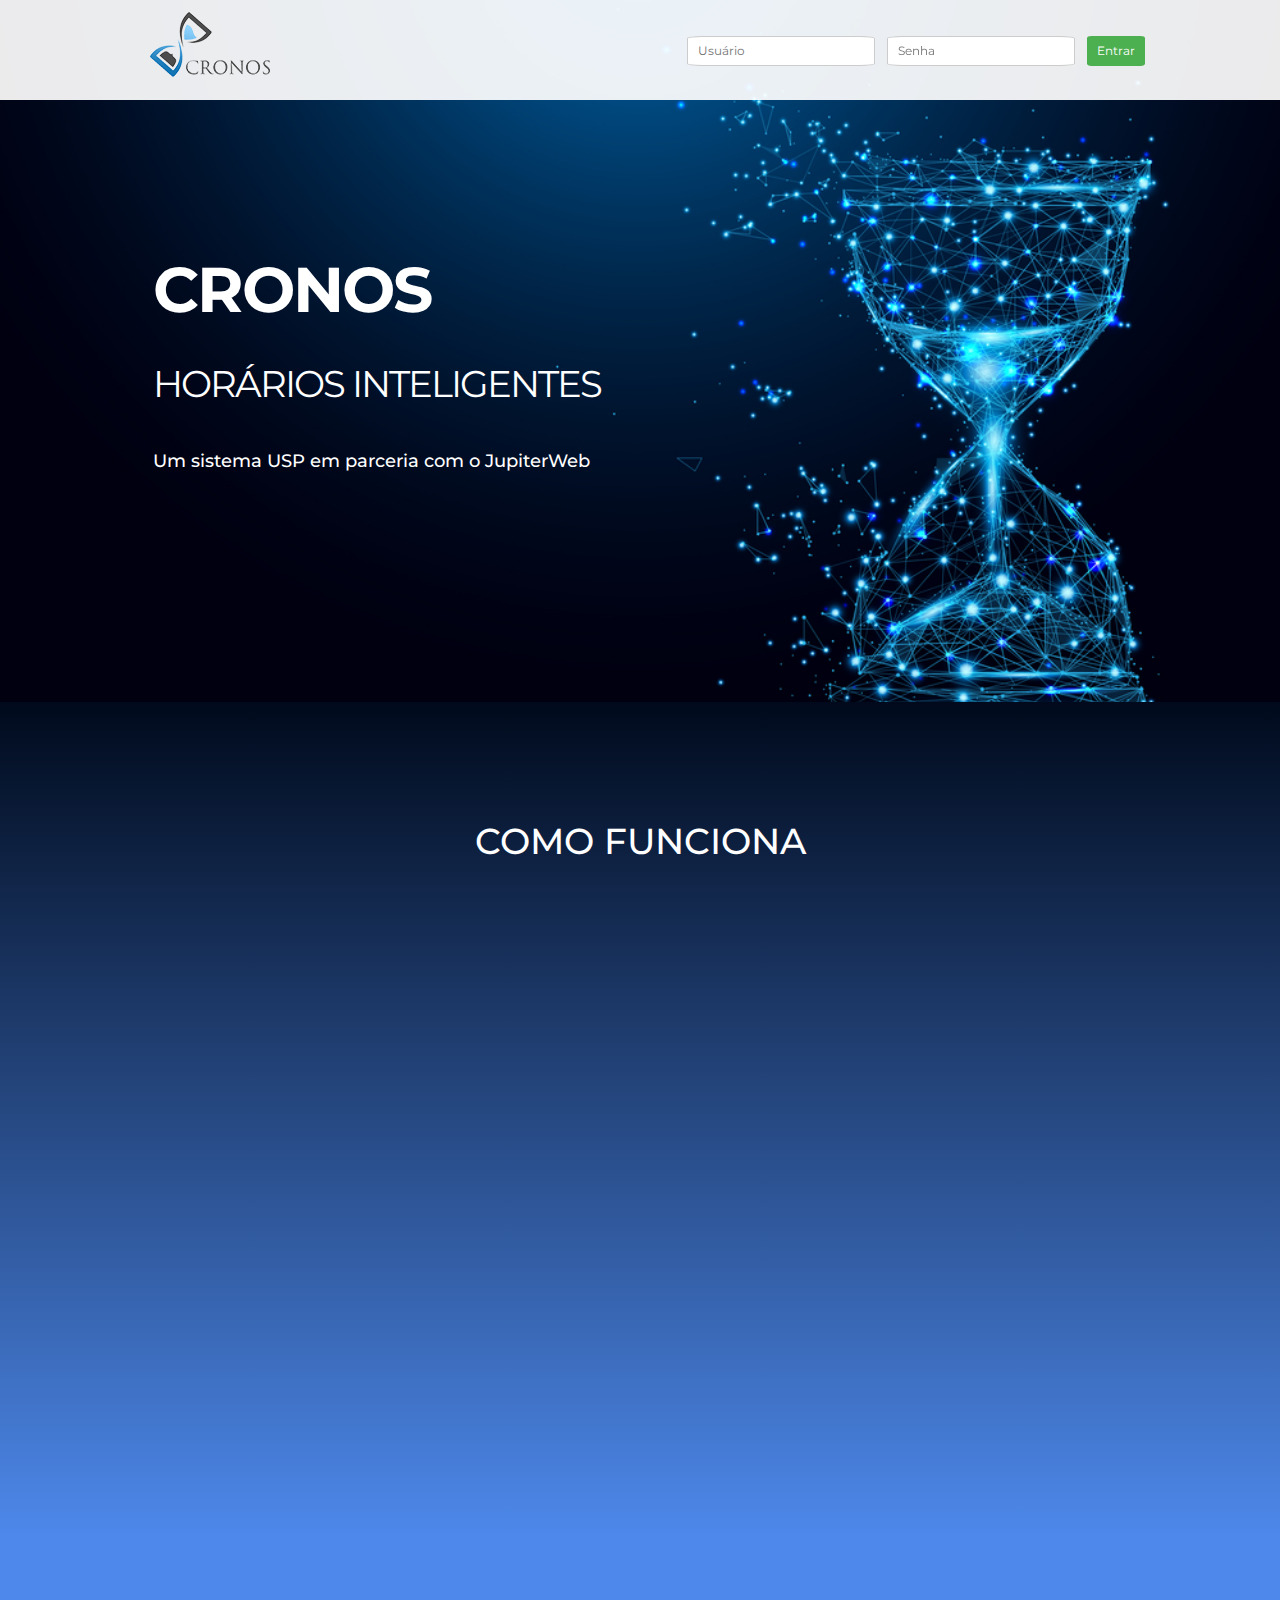
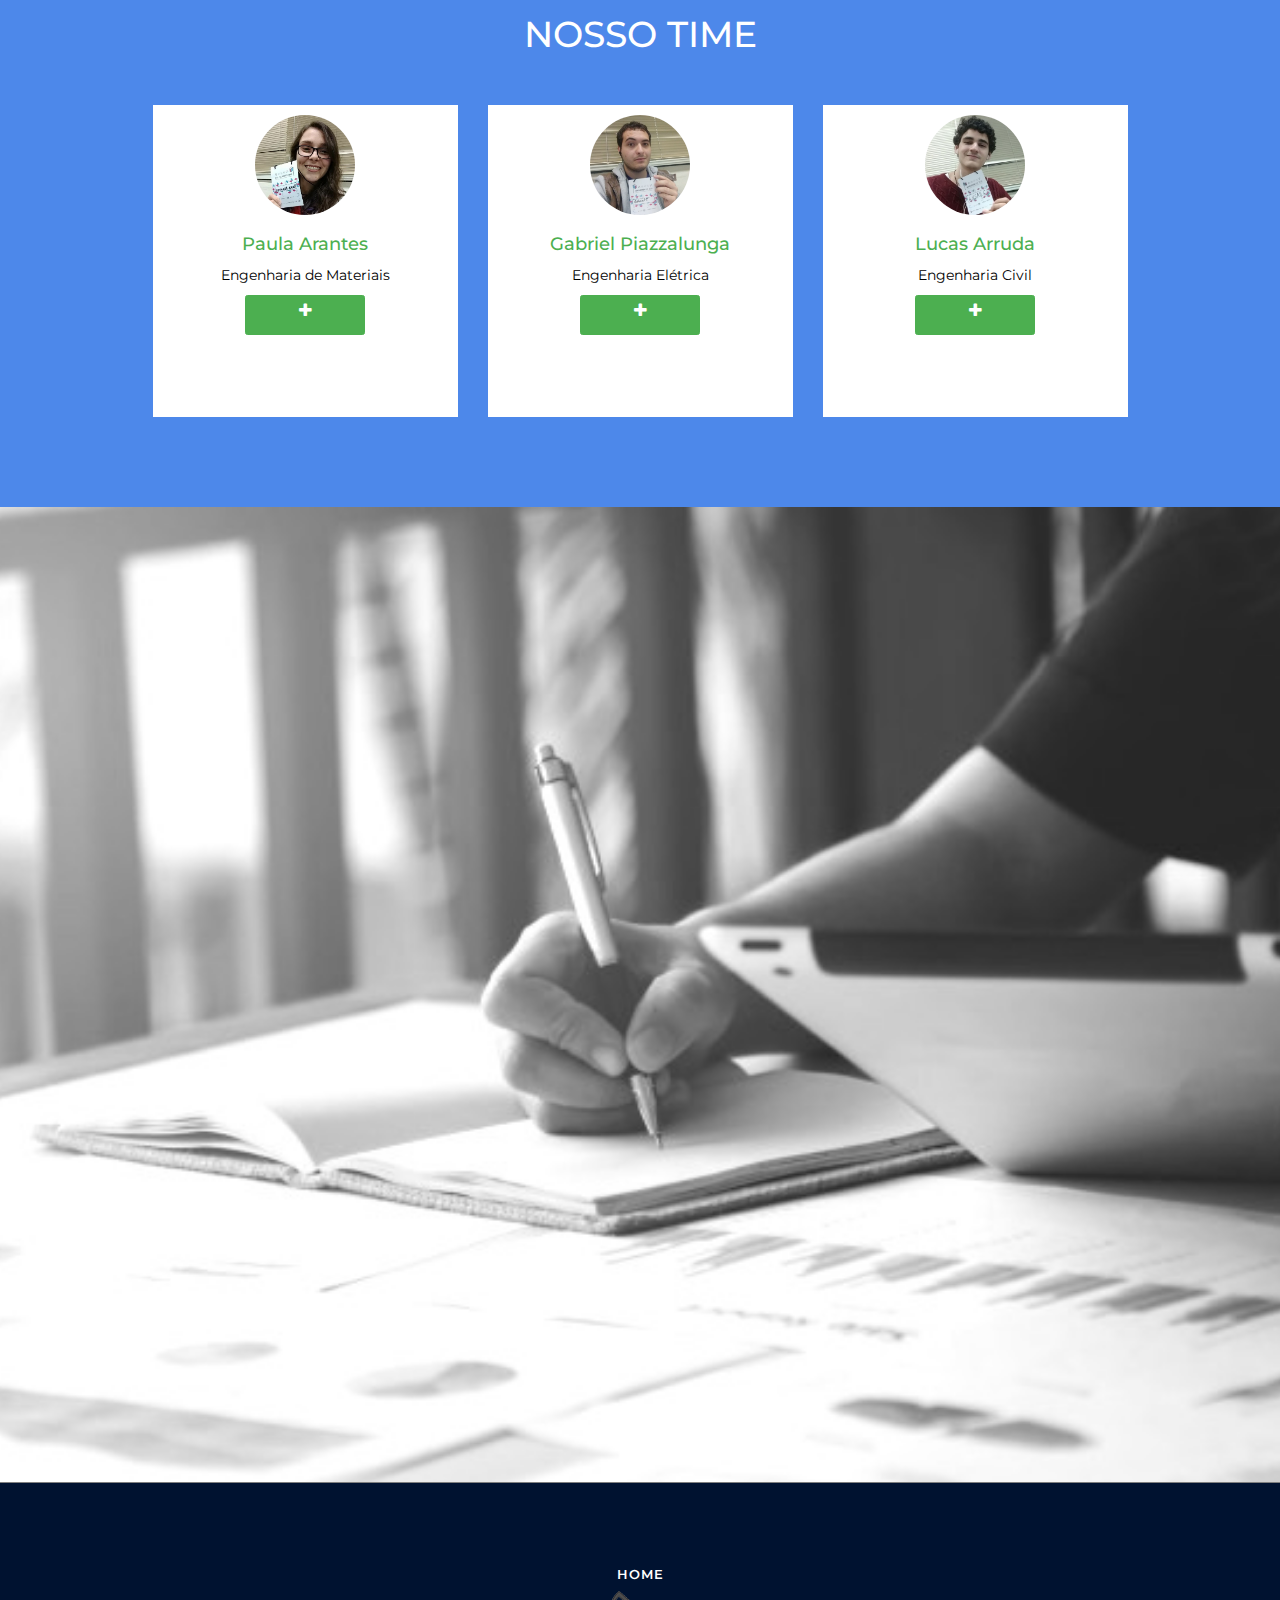
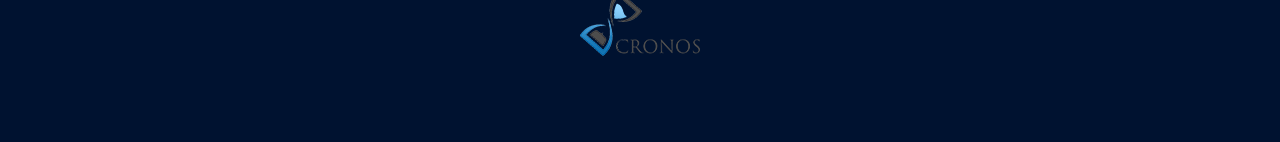
<file: web/index.html>
<!DOCTYPE html>
<html lang="en">
  <head>
   <!-- Meta Tags -->
    <meta charset="utf-8">
    <meta http-equiv="X-UA-Compatible" content="IE=edge">
    <meta name="description" content="Cronos">
    <meta name="keywords" content="HTML,CSS,JavaScript,jquery">
    <meta name="author" content="">
    <meta name="viewport" content="width=device-width, initial-scale=1">

          <title>Cronos</title>

          <!-- Bootstrap CSS,Animate CSS : Stylesheets -->
          <link href="css/animate.css" rel="stylesheet">
          <link href="css/bootstrap.min.css" rel="stylesheet">
          <!-- Custom CSS:Own Styles -->
          <link href="css/main.css" rel="stylesheet">


          <!-- Google Font and font-awesome -->
          <link href="https://cdnjs.cloudflare.com/ajax/libs/font-awesome/4.7.0/css/font-awesome.css" rel="stylesheet">
          <link href="https://fonts.googleapis.com/css?family=Montserrat:300,300i,400,400i,500,500i,600,700" rel="stylesheet">
          <link href="https://maxcdn.bootstrapcdn.com/font-awesome/4.7.0/css/font-awesome.min.css" rel="stylesheet">

          <!-- HTML5 shim and Respond.js for IE8 support of HTML5 elements and media queries -->
          <!-- WARNING: Respond.js doesn't work if you view the page via file:// -->
          <!--[if lt IE 9]>

            <script src="https://oss.maxcdn.com/html5shiv/3.7.3/html5shiv.min.js"></script>
            <script src="https://oss.maxcdn.com/respond/1.4.2/respond.min.js"></script>
          <![endif]-->
          <style type="text/css">
              /* FontAwesome for working BootSnippet :> */

      @import url('https://maxcdn.bootstrapcdn.com/font-awesome/4.7.0/css/font-awesome.min.css');
      #team {
          background: #4d88ea !important;
      }

      .btn-primary:hover,
      .btn-primary:focus {
          background-color:  #4CAF50;
          border-color:  #4CAF50;
          box-shadow: none;
          outline: none;
      }

      .btn-primary {
          color: #fff;
          background-color: #4CAF50;
          border-color:  #4CAF50;
      }

      .card-text {
        margin-left: 15px;
        margin-right: 15px;
      }

      section {
          padding: 60px 0;
      }

      section .section-title {
          text-align: center;
          color:  #4CAF50;
          margin-bottom: 50px;
          text-transform: uppercase;
      }

      .img-fluid {
        padding: 10px;
        /* size: 200px; */
      }

      #team .card {
          border: none;
          background: #ffffff;
      }

      .image-flip:hover .backside,
      .image-flip.hover .backside {
          -webkit-transform: rotateY(0deg);
          -moz-transform: rotateY(0deg);
          -o-transform: rotateY(0deg);
          -ms-transform: rotateY(0deg);
          transform: rotateY(0deg);
          border-radius: .25rem;
      }

      .image-flip:hover .frontside,
      .image-flip.hover .frontside {
          -webkit-transform: rotateY(180deg);
          -moz-transform: rotateY(180deg);
          -o-transform: rotateY(180deg);
          transform: rotateY(180deg);
      }

      .mainflip {
          -webkit-transition: 1s;
          -webkit-transform-style: preserve-3d;
          -ms-transition: 1s;
          -moz-transition: 1s;
          -moz-transform: perspective(1000px);
          -moz-transform-style: preserve-3d;
          -ms-transform-style: preserve-3d;
          transition: 1s;
          transform-style: preserve-3d;
          position: relative;
      }

      .frontside {
          position: relative;
          -webkit-transform: rotateY(0deg);
          -ms-transform: rotateY(0deg);
          z-index: 2;
          margin-bottom: 30px;
      }

      .backside {
          position: absolute;
          top: 0;
          left: 0;
          background: white;
          -webkit-transform: rotateY(-180deg);
          -moz-transform: rotateY(-180deg);
          -o-transform: rotateY(-180deg);
          -ms-transform: rotateY(-180deg);
          transform: rotateY(-180deg);
          -webkit-box-shadow: 5px 7px 9px -4px rgb(158, 158, 158);
          -moz-box-shadow: 5px 7px 9px -4px rgb(158, 158, 158);
          box-shadow: 5px 7px 9px -4px rgb(158, 158, 158);
      }

      .frontside,
      .backside {
          -webkit-backface-visibility: hidden;
          -moz-backface-visibility: hidden;
          -ms-backface-visibility: hidden;
          backface-visibility: hidden;
          -webkit-transition: 1s;
          -webkit-transform-style: preserve-3d;
          -moz-transition: 1s;
          -moz-transform-style: preserve-3d;
          -o-transition: 1s;
          -o-transform-style: preserve-3d;
          -ms-transition: 1s;
          -ms-transform-style: preserve-3d;
          transition: 1s;
          transform-style: preserve-3d;
      }

      .frontside .card,
      .backside .card {
          min-height: 312px;
      }

      .backside .card a {
          font-size: 18px;
          color:  #4CAF50 !important;
      }

      .frontside .card .card-title,
      .backside .card .card-title {
          color: #4CAF50 !important;
      }

      .frontside .card .card-body img {
          width: 120px;
          height: 120px;
          border-radius: 50%;
      }
          </style>
  </head>

<!-- Body section Start-->
<body>

<!-- Header section Start -->
<header id="js-header">
   <!-- Navbar section Start -->
   <nav class="navbar navbar-default navbar-fixed-top">
    <!-- conainer Start-->
     <div class="container">
       <div class="navbar-header">
         <button type="button" class="navbar-toggle" data-toggle="collapse" data-target="#myNavbar">
           <span class="fa fa-align-left" style="font-size: 16px;"></span>
         </button>
         <a class="navbar-brand" href="index.html"><img src="images/cronos_logo.png" alt="logo"></a>
       </div>
       <div class="collapse navbar-collapse" id="myNavbar">
         <ul class="nav navbar-nav navbar-right">

          <li><input id = "user"style="border-radius: 8%;" type="text" placeholder="Usuário" name="uname" required></li>
          <li>  &nbsp &nbsp </li>
          <li><input id = "pass" style="border-radius: 8%;" type="password" placeholder="Senha" name="psw" required></li>
          <li>  &nbsp &nbsp </li>
          <li id = "login" > <button style="border-radius: 8%;" id="login-button" type="button" class = "login">Entrar</button> </li>



         </ul>
       </div>
     </div>
    <!-- conainer Ended-->
   </nav>
   <!-- Navbar section Ended -->
</header>
<!-- Header section Ended -->

<!-- Jumbotron Section Start -->
<div class="jumbotron text-left">
  <!-- conainer Start -->
   <div class="container">
    <div class="banner-contant" data-aos="zoom-in-right" data-aos-duration="1000">
       <h1 style="color:white">CRONOS</h1>
       <h3 style="color:white">horários inteligentes</h3>
       <h4 style="color:white">Um sistema USP em parceria com o JupiterWeb</h4><br>
       <!-- <a class=" btn btn-primary" href="aluno.html">saiba mais</a> -->
       <!-- <img src="images/logo_jupiter.png" border="0"> -->
    </div>
   </div>
  <!-- conainer Ended -->
</div>
<!-- Jumbotron Section Ended -->

<section class="main-contant">
  <!-- conainer Start -->
   <div class="container">
      <!-- Row-1 Start -->
       <div class="row services">

       </div>
       <!-- Row-1 Ended -->

       <!-- Row-2 Start -->
       <div class="row theme-section">
         <div class="types">
          <h5 style="color:white" class="section-title h1">Como funciona</h5>
          <div class="col-xs-12 col-sm-4 col-md-4" data-aos="zoom-in-up" data-aos-duration="500">
             <div class="left">
               <i class="fa fa-users" aria-hidden="true" style="font-size: 48px;color: #6dcff6;"></i>
                <h3>Sou professor</h3><br>
                <h4>Insira seus horários disponíveis para cada disciplina ministrada, de forma simples e intuitiva.</h4>
             </div>
          </div>
          <div class="col-xs-12 col-sm-4 col-md-4" data-aos="zoom-in-up" data-aos-duration="1000">
              <div class="center">
                <i class="fa fa-graduation-cap" aria-hidden="true" style="font-size: 48px;color: #6dcff6;"></i>
                 <h3>Sou aluno</h3><br>
                 <h4>Selecione as disciplinas que pretende cursar no próximo semestre e o Cronos retorna diferentes grades horárias. Deixe sua avaliação para cada opção.</h4>
              </div>
          </div>
          <div class="col-xs-12 col-sm-4 col-md-4" data-aos="zoom-in-up" data-aos-duration="1500">
              <div class="right">
                <i class="fa fa-user" aria-hidden="true" style="font-size: 48px;color: #6dcff6;"></i>
                 <h3>Sou representante discente</h3>
                 <h4>Receba o resultado das votações dos outros alunos para escolher a melhor opção.</h4>
              </div>
          </div>
        </div>
       </div>
       <!-- Row-2 Ended -->

       <!-- Row-3 Start -->
       <div class="row">
          <div class="types">
           <div class="col-xs-12 col-sm-4 col-md-4" data-aos="zoom-in-up" data-aos-duration="500">
              <div class="left">
                   <h3>Melhor para o <br>professor</h3>
                   <p>Com um simples clique, o professor tem seus horários registrados e respeitados. A grade horária inteligente diminui o número de confitos e, consequentemente, a evasão das aulas.</p>
              </div>
           </div>
           <div class="col-xs-12 col-sm-4 col-md-4" data-aos="zoom-in-up" data-aos-duration="1000">
               <div class="center">
                    <h3>Melhor para o <br>aluno</h3>
                    <p>O aluno tem autonomia para se matricular em quantas matérias desejar, com a segurança de que os conflitos e janelas de horários serão evitados.</p>
               </div>
           </div>
           <div class="col-xs-12 col-sm-4 col-md-4" data-aos="zoom-in-up" data-aos-duration="1500">
               <div class="right">
                    <h3>Melhor para o <br>RD</h3>
                    <p>O representante discente analisa de forma simples as melhores opções de grade horária, baseado na opinião dos alunos e disponibilidade dos professores.</p>
               </div>
           </div>
         </div>
      </div>
       <!-- Row-3 Ended -->
   </div>
<!-- conainer Ended -->
</section>

<section id="team" class="pb-5">
    <div class="container">
        <h5 style="color:white" class="section-title h1">Nosso time</h5>
        <div class="row">
            <!-- Team member -->
            <div class="col-xs-12 col-sm-6 col-md-4">
                <div class="image-flip" ontouchstart="this.classList.toggle('hover');">
                    <div class="mainflip">
                        <div class="frontside">
                            <div class="card">
                                <div class="card-body text-center">
                                    <p><img class=" img-fluid" src="images/paulinha.jpg" alt="card image"></p>
                                    <h4 class="card-title">Paula Arantes</h4>
                                    <p class="card-text">Engenharia de Materiais</p>
                                    <a href="#" class="btn btn-primary btn-sm"><i class="fa fa-plus"></i></a>
                                </div>
                            </div>
                        </div>
                        <div class="backside">
                            <div class="card">
                                <div class="card-body text-center mt-4">
                                    <h4 class="card-title">Paula</h4>
                                    <p class="card-text">Estuda Engenharia de Materiais na Poli-USP, trabalha como desenvolvedora e analista de dados.</p>
                                    <ul class="list-inline">
                                        <li class="list-inline-item">
                                            <a class="social-icon text-xs-center" target="_blank" href="https://www.facebook.com/paula.arantes.7359">
                                                <i class="fa fa-facebook"></i>
                                            </a>
                                        </li>
                                        <li class="list-inline-item">
                                            <a class="social-icon text-xs-center" target="_blank" href="https://www.linkedin.com/in/paula-arantes-ribeiro-53029a14b/">
                                                <i class="fa fa-linkedin"></i>
                                            </a>
                                        </li>
                                        <li class="list-inline-item">
                                            <a class="social-icon text-xs-center" target="_blank" href="https://github.com/paula-aribeiro">
                                                <i class="fa fa-github"></i>
                                            </a>
                                        </li>
                                    </ul>
                                </div>
                            </div>
                        </div>
                    </div>
                </div>
            </div>

            <!-- ./Team member -->
            <!-- Team member -->
            <div class="col-xs-12 col-sm-6 col-md-4">
                <div class="image-flip" ontouchstart="this.classList.toggle('hover');">
                    <div class="mainflip">
                        <div class="frontside">
                            <div class="card">
                                <div class="card-body text-center">
                                    <p><img class="img-fluid" src="images/pinasa.jpg" alt="card image"></p>
                                    <h4 class="card-title">Gabriel Piazzalunga</h4>
                                    <p class="card-text">Engenharia Elétrica</p>
                                    <a href="#" class="btn btn-primary btn-sm"><i class="fa fa-plus"></i></a>
                                </div>
                            </div>
                        </div>
                        <div class="backside">
                            <div class="card">
                                <div class="card-body text-center mt-4">
                                    <h4 class="card-title">Gabriel</h4>
                                    <p class="card-text">Estuda Engenharia Elétrica com ênfase em Automação e Controle na Poli-USP. Fez um estágio em bootcamp na NASA com CubeSats.</p>
                                    <ul class="list-inline">
                                      <li class="list-inline-item">
                                          <a class="social-icon text-xs-center" target="_blank" href="https://www.facebook.com/gabriel.piazzalunga">
                                              <i class="fa fa-facebook"></i>
                                          </a>
                                      </li>
                                      <li class="list-inline-item">
                                          <a class="social-icon text-xs-center" target="_blank" href="https://www.linkedin.com/in/gabriel-piazzalunga-769004112/">
                                              <i class="fa fa-linkedin"></i>
                                          </a>
                                      </li>
                                      <li class="list-inline-item">
                                          <a class="social-icon text-xs-center" target="_blank" href="https://github.com/gabrielpiazzalunga">
                                              <i class="fa fa-github"></i>
                                          </a>
                                      </li>
                                    </ul>
                                </div>
                            </div>
                        </div>
                    </div>
                </div>
            </div>
            <!-- ./Team member -->
            <!-- Team member -->
            <div class="col-xs-12 col-sm-6 col-md-4">
                <div class="image-flip" ontouchstart="this.classList.toggle('hover');">
                    <div class="mainflip">
                        <div class="frontside">
                            <div class="card">
                                <div class="card-body text-center">
                                    <p><img class=" img-fluid" src="images/toca.jpg" alt="card image"></p>
                                    <h4 class="card-title">Lucas Arruda</h4>
                                    <p class="card-text">Engenharia Civil</p>
                                    <a href="#" class="btn btn-primary btn-sm"><i class="fa fa-plus"></i></a>
                                </div>
                            </div>
                        </div>
                        <div class="backside">
                            <div class="card">
                                <div class="card-body text-center mt-4">
                                    <h4 class="card-title">Lucas</h4>
                                    <p class="card-text">Estuda Engenharia Civil na Poli-USP, é o engenheiro de Machine Learning do projeto e professor de dança.</p>
                                    <ul class="list-inline">
                                      <li class="list-inline-item">
                                          <a class="social-icon text-xs-center" target="_blank" href="https://www.facebook.com/lucas.a.coimbra">
                                              <i class="fa fa-facebook"></i>
                                          </a>
                                      </li>
                                      <li class="list-inline-item">
                                          <a class="social-icon text-xs-center" target="_blank" href="https://www.linkedin.com/in/lucas-coimbra-8076b3155/">
                                              <i class="fa fa-linkedin"></i>
                                          </a>
                                      </li>
                                      <li class="list-inline-item">
                                          <a class="social-icon text-xs-center" target="_blank" href="https://github.com/senar2">
                                              <i class="fa fa-github"></i>
                                          </a>
                                      </li>
                                    </ul>
                                </div>
                            </div>
                        </div>
                    </div>
                </div>
            </div>
            <!-- ./Team member -->

        </div>
    </div>
</section>

<!-- Contact Section Start -->
<section class="contact-section">
    <div class="container">
       <!-- Row-1 Start -->
        <div class="row">
            <div class="col-xs-12 col-sm-12 col-md-6 comments" data-aos="fade-right" data-aos-duration="1000">
                <h3>Depoimentos</h3>
                 
                 <div class="comment2">
                     <div class="image">
                     <figure>
                     <img src="images/gi.jpeg" alt="">
                     </figure>
                     </div>
                     <div class="inner-text">
                         <p>“Trabalho junto com a faculdade, então otimizar meus horários deixa um tempo livre para estudar e participar de atividades extras.”<span style="display:  block;padding-top: 15px; font-weight:  bold;">Giovanna - Aluna da ECA USP</span></p>
                     </div>
                 </div>
                 <div class="comment3">
                     <div class="image">
                     <img src="images/isa.jpeg" alt="">
                     </div>
                     <div class="inner-text">
                         <p>“O Cronos pouparia o tempo para entender os horários dos professores e traria um resultado mais concreto das preferências dos alunos.”</p>
                         <span style="display:  block;padding-top: 15px; font-weight:  bold;">Isabella - RD da Poli USP</span>
                     </div>
                 </div>
            </div>
            <div class="col-xs-12 col-sm-12 col-md-6 form">
                <form action="#" method="get">
                    <div data-aos="fade-left" data-aos-duration="1500">
                       <h3>Dúvidas ou sugestões?</h3>
                       <div class="row" style="margin: 0 0px;">

                           <div class="form-group">
                              <input class="form-control1" type="text" name="usrname" placeholder="Nome" required/>
                               <input type="email" class="form-control2" placeholder="Email" name="email" required />
                           </div>
                           <div class="form-group">
                               <input type="text" class="form-control" placeholder="Motivo do contato" required/>
                           </div>
                           <div class="form-group">
                               <textarea required class="form-control" placeholder="Deixe sua mensagem"></textarea>
                           </div>


                           <div class="button">
                            <input type="submit" name="submit" value="Enviar" class="btn btn-primary"/>
                           </div>
                           </form>
                        </div>
                    </div>

            </div>
        </div>
       <!-- Row-1 Ended -->
    </div>
</section>
<!-- Contact Section Ended -->

<!-- Footer Section Start -->
<footer class="container-fluid bg-4 text-center">
  <div class="row">
      <ul>
          <li><a href="index.html">home</a></li><li class="semicolon"></li>
          <!-- <li><a href="aluno.html">saiba mais</a></li> -->
      </ul>
      <a href="index.html"><img src="images/cronos_logo.png" alt="footer-logo"></a>
      <br><br>
  </div>
</footer>
<!-- Footer Section Ended -->

    <!-- jQuery (necessary for Bootstrap's JavaScript plugins) -->
    <script src="https://ajax.googleapis.com/ajax/libs/jquery/1.12.4/jquery.min.js"></script>
    <!-- Javascript plugins -->
    <script src="js/bootstrap.min.js"></script>
    <script src="js/animate.js"></script>
    <script src="js/jquery_j.js"></script>

    <script>

    // Animate onscroll
    $(document).ready(function () {
    if (screen.width > 1024) {
    AOS.init({
    easing: 'ease-in-out-sine',
    });
    }
    });

    // OnScroll
    function resizeHeaderOnScroll() {
      const distanceY = window.pageYOffset || document.documentElement.scrollTop,
      shrinkOn = 00,
      headerEl = document.getElementById('js-header');

      if (distanceY > shrinkOn) {
        headerEl.classList.add("smaller");
      } else {
        headerEl.classList.remove("smaller");
      }
    }

    window.addEventListener('scroll', resizeHeaderOnScroll);
    </script>

  </body>
</html>
</file>
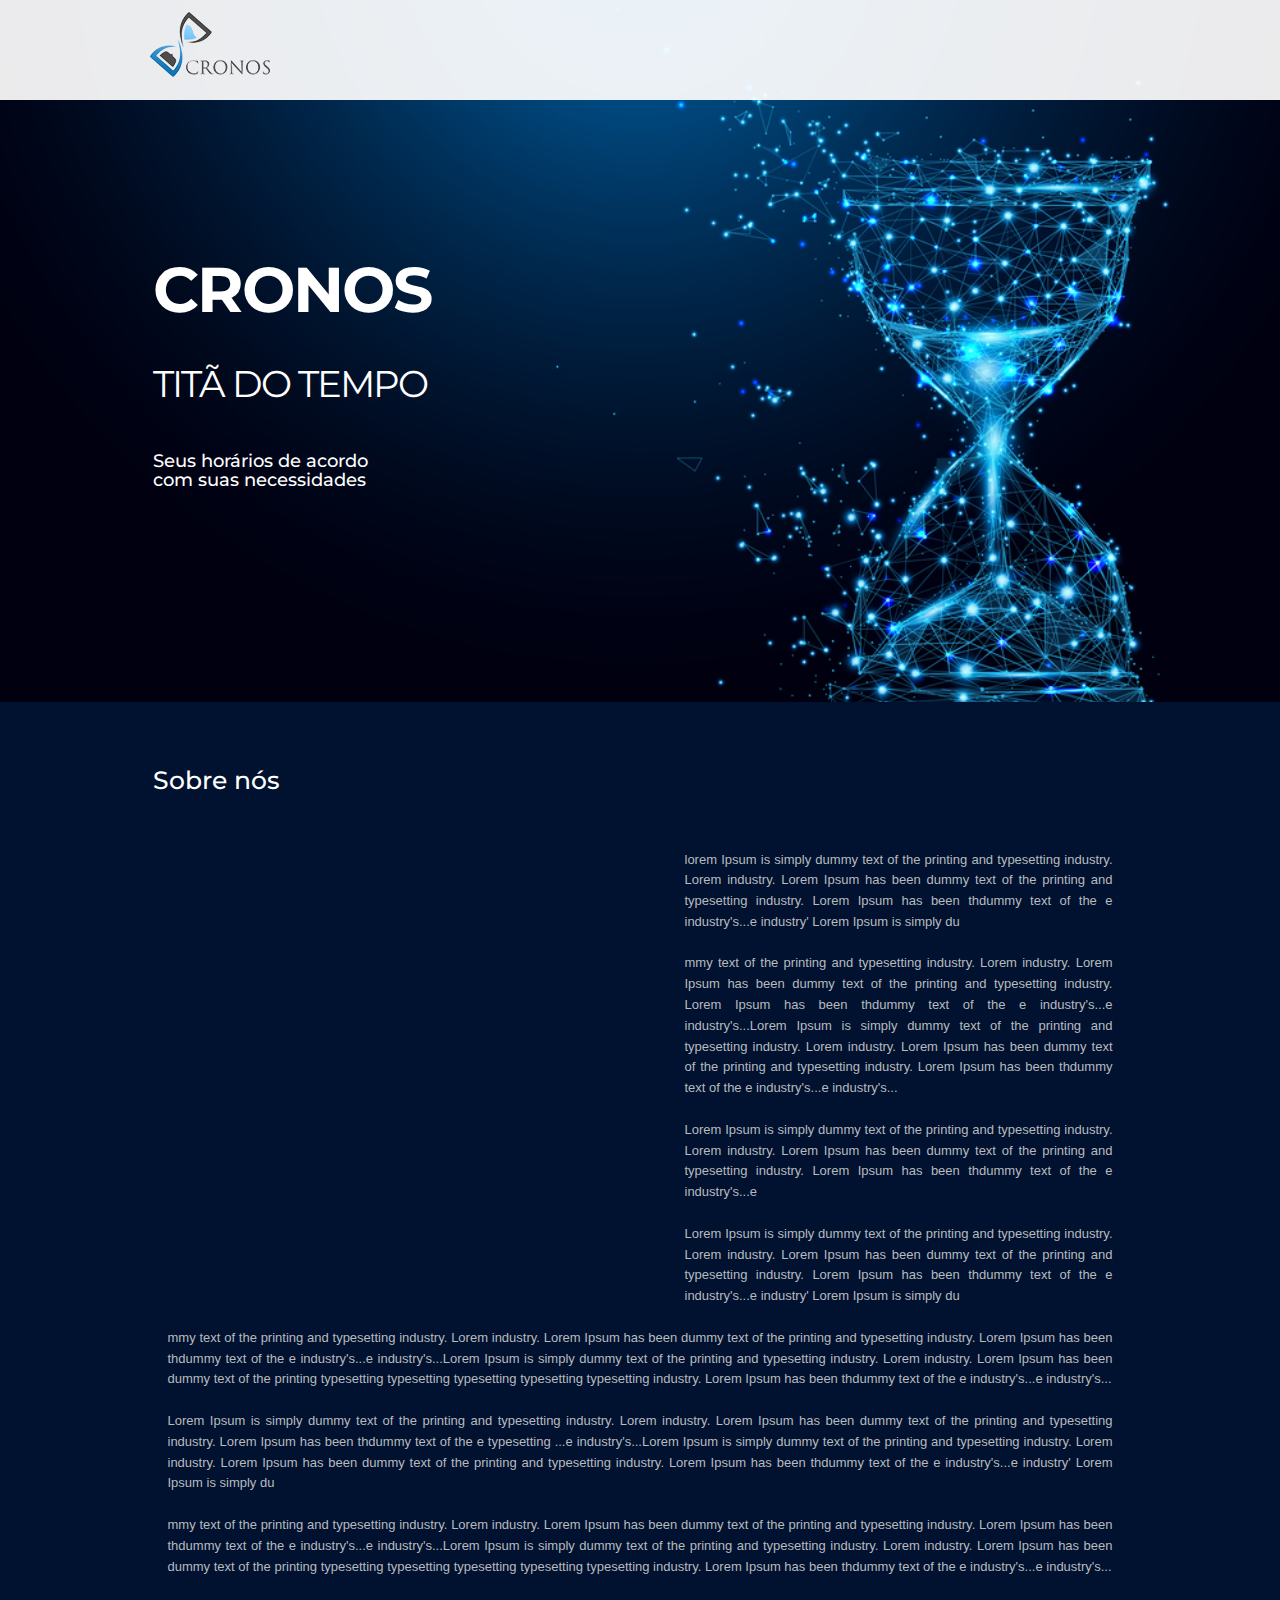
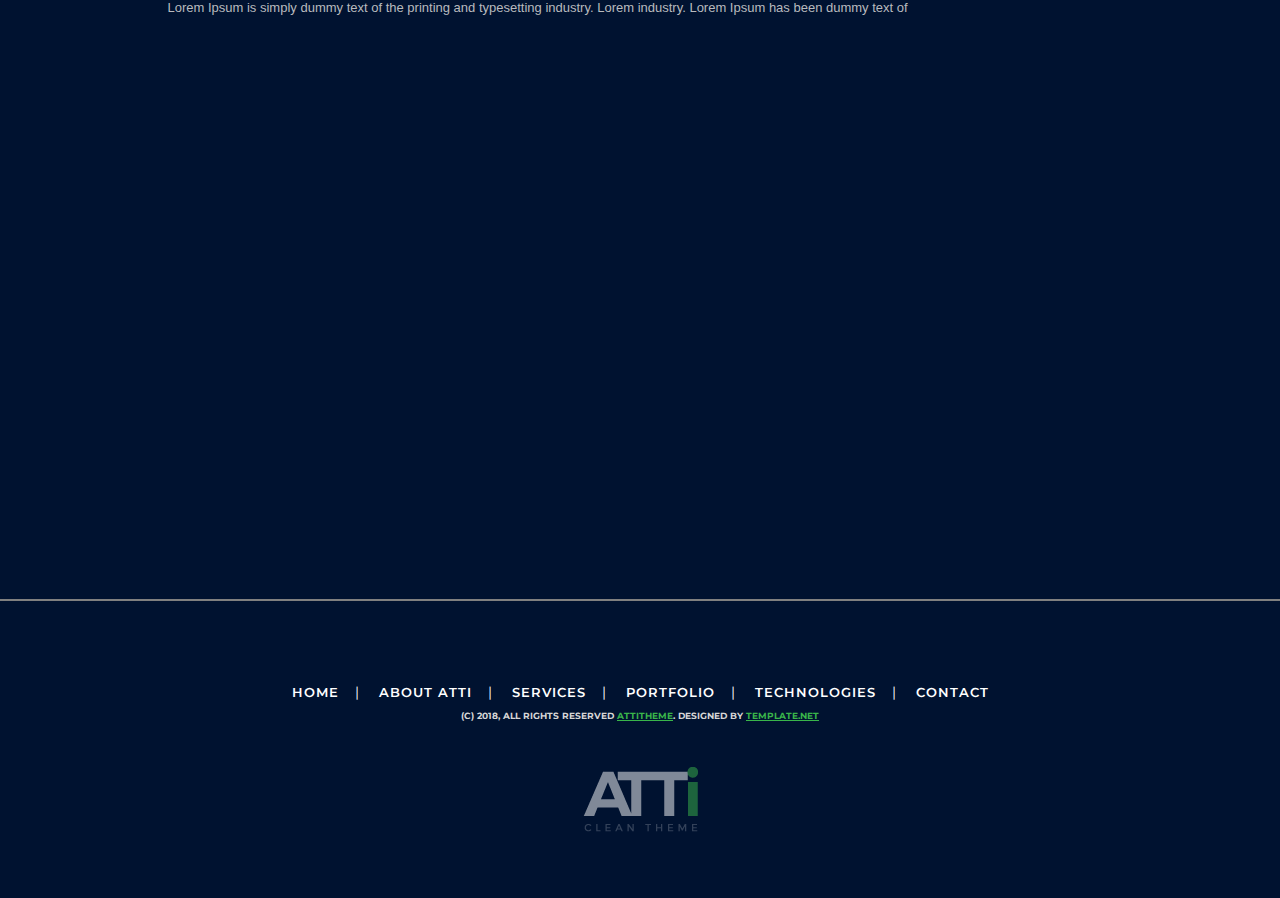
<file: web/about-us.html>
<!DOCTYPE html>
<html lang="en">
  <head>
   <!-- Meta Tags -->
    <meta charset="utf-8">
    <meta http-equiv="X-UA-Compatible" content="IE=edge">
    <meta name="description" content="Cronos">
    <meta name="keywords" content="HTML,CSS,JavaScript,jquery">
    <meta name="author" content="">
    <meta name="viewport" content="width=device-width, initial-scale=1">

          <title>Cronos</title>

          <!-- Bootstrap CSS,Animate CSS : Stylesheets -->
          <link href="css/animate.css" rel="stylesheet">
          <link href="css/bootstrap.min.css" rel="stylesheet">
          <!-- Custom CSS:Own Styles -->
          <link href="css/main.css" rel="stylesheet">


          <!-- Google Font and font-awesome -->
          <link href="https://cdnjs.cloudflare.com/ajax/libs/font-awesome/4.7.0/css/font-awesome.css" rel="stylesheet">
          <link href="https://fonts.googleapis.com/css?family=Montserrat:300,300i,400,400i,500,500i,600,700" rel="stylesheet">

          <!-- HTML5 shim and Respond.js for IE8 support of HTML5 elements and media queries -->
          <!-- WARNING: Respond.js doesn't work if you view the page via file:// -->
          <!--[if lt IE 9]>

            <script src="https://oss.maxcdn.com/html5shiv/3.7.3/html5shiv.min.js"></script>
            <script src="https://oss.maxcdn.com/respond/1.4.2/respond.min.js"></script>
          <![endif]-->
  </head>

<!-- Body section Start-->
<body>

<!-- Header section Start -->
<header id="js-header">
   <!-- Navbar section Start -->
   <nav class="navbar navbar-default navbar-fixed-top">
    <!-- conainer Start-->
     <div class="container">
       <div class="navbar-header">
         <button type="button" class="navbar-toggle" data-toggle="collapse" data-target="#myNavbar">
           <span class="fa fa-align-left" style="font-size: 16px;"></span>
         </button>
         <a class="navbar-brand" href="index.html"><img src="images/cronos_logo.png" alt="logo"></a>
       </div>
       <div class="collapse navbar-collapse" id="myNavbar">
         <ul class="nav navbar-nav navbar-right">
          <!--<li><input type="text" placeholder="Número USP" name="uname" required></li>
          <li>  &nbsp &nbsp </li>
          <li><input type="password" placeholder="Senha Única" name="psw" required></li>
          <li>  &nbsp &nbsp </li>
          <li> <button id="login-button" type="submit">Entrar</button> </li>


           <li><a class="active" href="index.html">home</a></li>
           <li class="hidden-xs">/</li>
           <li><a href="services.html">Services</a></li>
           <li class="hidden-xs">/</li>
           <li><a href="technologies.html">technologies</a></li>
           <li class="hidden-xs">/</li>
           <li><a href="portfolios.html">portfolio</a></li>
           <li class="hidden-xs">/</li>
           <li><a href="contact.html">contact</a></li>-->
         </ul>
       </div>
     </div>
    <!-- conainer Ended-->
   </nav>
   <!-- Navbar section Ended -->
</header>
<!-- Header section Ended -->

<!-- Jumbotron Section Start -->
<div class="jumbotron text-left">
  <!-- conainer Start -->
   <div class="container">
    <div class="banner-contant" data-aos="zoom-in-right" data-aos-duration="1000">
       <h1 style="color:white">CRONOS</h1>
       <h3 style="color:white">titã do tempo</h3>
       <h4 style="color:white">Seus horários de acordo<br>
       com suas necessidades</h4>
       <!--<a class=" btn btn-primary" href="about-us.html">Saiba Mais</a>-->
    </div>
   </div>
  <!-- conainer Ended -->
</div>
<!-- Jumbotron Section Ended -->

<div id="about-us">
  <div class="container">
  <div class="row" style="margin-right: 0; margin-left: 0;">

  <h3 data-aos="fade-up" data-aos-duration="1000">Sobre nós</h3>
  <img src="images/theme-img.png" alt="" class="image" data-aos="zoom-in-right" data-aos-duration="1000">

  <p>lorem Ipsum is simply dummy text of the printing and typesetting industry. Lorem industry. Lorem Ipsum has been dummy text of the printing and typesetting industry. Lorem Ipsum has been thdummy text of the e industry's...e industry' Lorem Ipsum is simply du <br><br>

mmy text of the printing and typesetting industry. Lorem industry. Lorem Ipsum has been dummy text of the printing and typesetting industry. Lorem Ipsum has been thdummy text of the e industry's...e industry's...Lorem Ipsum is simply dummy text of the printing and typesetting industry. Lorem industry. Lorem Ipsum has been dummy text of the printing and typesetting industry. Lorem Ipsum has been thdummy text of the e industry's...e industry's... <br><br>

Lorem Ipsum is simply dummy text of the printing and typesetting industry. Lorem industry. Lorem Ipsum has been dummy text of the printing and typesetting industry. Lorem Ipsum has been thdummy text of the e industry's...e <br><br>

Lorem Ipsum is simply dummy text of the printing and typesetting industry. Lorem industry. Lorem Ipsum has been dummy text of the printing and typesetting industry. Lorem Ipsum has been thdummy text of the e industry's...e industry' Lorem Ipsum is simply du <br><br>

mmy text of the printing and typesetting industry. Lorem industry. Lorem Ipsum has been dummy text of the printing and typesetting industry. Lorem Ipsum has been thdummy text of the e industry's...e industry's...Lorem Ipsum is simply dummy text of the printing and typesetting industry. Lorem industry. Lorem Ipsum has been dummy text of the printing typesetting typesetting typesetting typesetting typesetting industry. Lorem Ipsum has been thdummy text of the e industry's...e industry's... <br><br>

Lorem Ipsum is simply dummy text of the printing and typesetting industry. Lorem industry. Lorem Ipsum has been dummy text of the printing and typesetting industry. Lorem Ipsum has been thdummy text of the e typesetting ...e industry's...Lorem Ipsum is simply dummy text of the printing and typesetting industry. Lorem industry. Lorem Ipsum has been dummy text of the printing and typesetting industry. Lorem Ipsum has been thdummy text of the e industry's...e industry' Lorem Ipsum is simply du <br><br>

mmy text of the printing and typesetting industry. Lorem industry. Lorem Ipsum has been dummy text of the printing and typesetting industry. Lorem Ipsum has been thdummy text of the e industry's...e industry's...Lorem Ipsum is simply dummy text of the printing and typesetting industry. Lorem industry. Lorem Ipsum has been dummy text of the printing typesetting typesetting typesetting typesetting typesetting industry. Lorem Ipsum has been thdummy text of the e industry's...e industry's... <br><br>

Lorem Ipsum is simply dummy text of the printing and typesetting industry. Lorem industry. Lorem Ipsum has been dummy text of </p>
</div>
</div>
</div>

<!-- Footer Section Start -->
<footer class="container-fluid bg-4 text-center">
  <div class="row">
      <ul>
          <li><a href="index.html">home</a></li><li class="semicolon">|</li>
          <li><a class="active" href="about-us.html">about atti</a></li><li class="semicolon">|</li>
          <li><a href="services.html">Services</a></li><li class="semicolon">|</li>
          <li><a href="portfolios.html">portfolio</a></li><li class="semicolon">|</li>
          <li><a href="technologies.html">technologies</a></li><li class="semicolon">|</li>
          <li><a href="contact.html">contact</a></li>
      </ul>
      <p>(C) 2018, All Rights REserved <span><a href="https://www.template.net/editable/websites" target="_blank">ATTItheme</a></span>. Designed by <span><a href="https://www.template.net/editable/websites" target="_blank">template.net</a></span></p>
      <a href="index.html"><img src="images/footer-logo.png" alt="footer-logo"></a>
  </div>
</footer>
<!-- Footer Section Ended -->

    <!-- jQuery (necessary for Bootstrap's JavaScript plugins) -->
    <script src="https://ajax.googleapis.com/ajax/libs/jquery/1.12.4/jquery.min.js"></script>
    <!-- Javascript plugins -->
    <script src="js/bootstrap.min.js"></script>
    <script src="js/animate.js"></script>

    <script>
    $(document).ready(function () {
    if (screen.width > 1024) {
    AOS.init({
    easing: 'ease-in-out-sine',
    });
    }
    });

    // OnScroll
    function resizeHeaderOnScroll() {
      const distanceY = window.pageYOffset || document.documentElement.scrollTop,
      shrinkOn = 00,
      headerEl = document.getElementById('js-header');

      if (distanceY > shrinkOn) {
        headerEl.classList.add("smaller");
      } else {
        headerEl.classList.remove("smaller");
      }
    }

    window.addEventListener('scroll', resizeHeaderOnScroll);
    </script>

  </body>
</html>
</file>
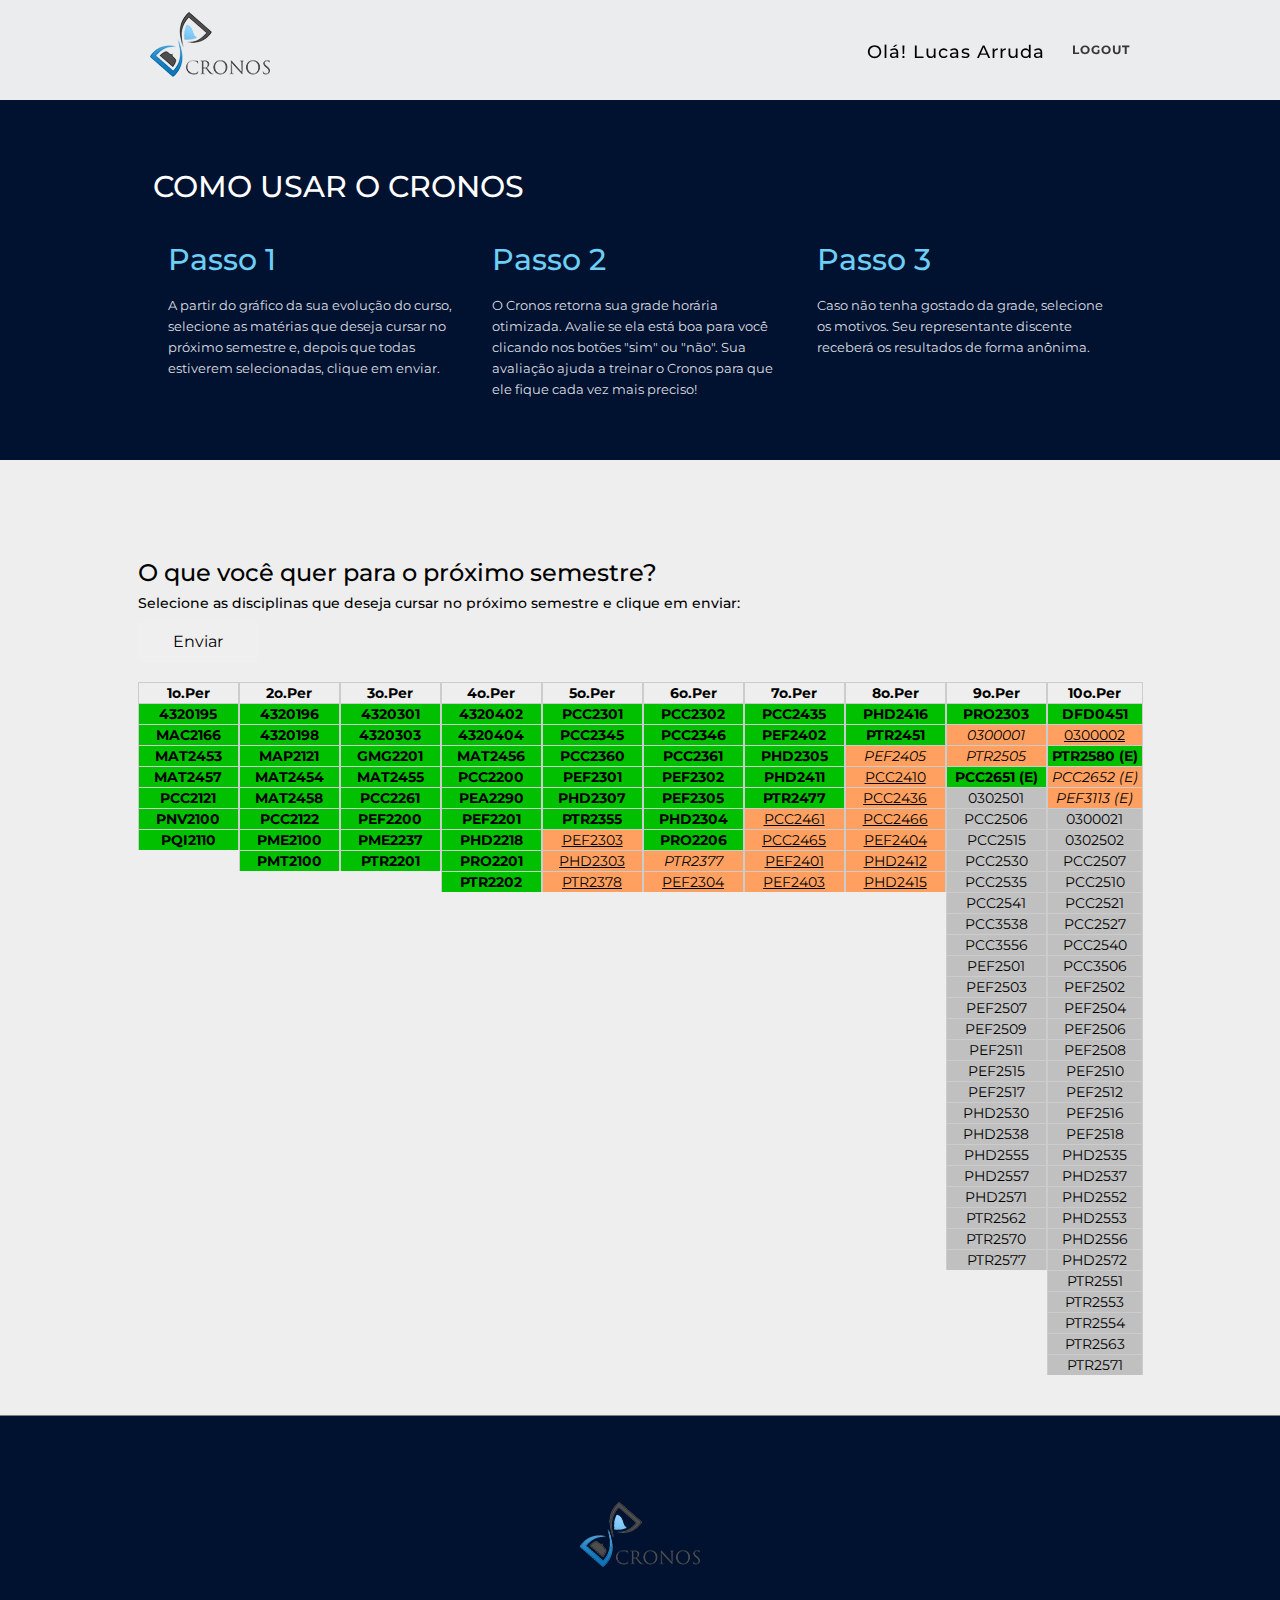
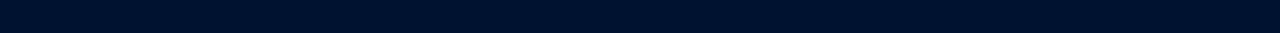
<file: web/aluno.html>
<!DOCTYPE html>
<html lang="en">
   <head>
      <!-- Meta Tags -->
      <meta charset="utf-8">
      <meta http-equiv="X-UA-Compatible" content="IE=edge">
      <meta name="description" content="Cronos">
      <meta name="keywords" content="HTML,CSS,JavaScript,jquery">
      <meta name="author" content="">
      <meta name="viewport" content="width=device-width, initial-scale=1">
      <title>Aluno</title>
      <!-- Bootstrap CSS,Animate CSS : Stylesheets -->
      <link href="css/animate.css" rel="stylesheet">
      <link href="css/bootstrap.min.css" rel="stylesheet">
      <link href="css/tabela.css" rel="stylesheet">
      <!-- Custom CSS:Own Styles -->
      <link href="css/main.css" rel="stylesheet">
      <!--<link href="http://maxcdn.bootstrapcdn.com/bootstrap/4.0.0/css/bootstrap.min.css" rel="stylesheet">
         -->
      <!-- Google Font and font-awesome -->
      <link href="https://cdnjs.cloudflare.com/ajax/libs/font-awesome/4.7.0/css/font-awesome.css" rel="stylesheet">
      <link href="https://fonts.googleapis.com/css?family=Montserrat:300,300i,400,400i,500,500i,600,700" rel="stylesheet">
      <script src="https://ajax.googleapis.com/ajax/libs/jquery/3.3.1/jquery.min.js"></script>
      <!-- HTML5 shim and Respond.js for IE8 support of HTML5 elements and media queries -->
      <!-- WARNING: Respond.js doesn't work if you view the page via file:// -->
      <!--[if lt IE 9]>
      <script src="https://oss.maxcdn.com/html5shiv/3.7.3/html5shiv.min.js"></script>
      <script src="https://oss.maxcdn.com/respond/1.4.2/respond.min.js"></script>
      <![endif]-->
      <style type="text/css">
         .prof_horario {
         background-color: #eeeeee;
         }
         .ui-jqgrid-view{
         margin-left:auto;
         margin-right:auto;
         }
         th {
         text-align: center !important;
         }
         .ui-jqgrid .ui-jqgrid-titlebar {
         padding: .3em .2em .2em .3em;
         position: relative;
         height: 18px !important;
         border-style: solid;
         border-width: 1px !important;
         border-color: #cccccc !important;
         border-bottom: 0px !important;
         }
         .tabela_grade td{
         padding: .3em .2em .2em .3em;
         position: relative;
         border-left: 0 none;
         border-right: 0 none;
         border-top: 0 none;
         border-style: solid;
         border-width: 0.1px;
         border-color: #cccccc;
         border-bottom: 0px;
         width: auto;
         }
         .tabela_grade th{
         padding: .3em .2em .2em .3em;
         position: relative;
         border-left: 0 none;
         border-right: 0 none;
         border-top: 0 none;
         border-style: solid;
         border-width: 0.1px;
         border-color: #cccccc;
         border-bottom: 0px;
         width: auto;
         }
         .ui-jqgrid-bdiv {
         border-style: solid;
         border-width: 1px !important;
         border-color: #cccccc !important;
         border-bottom: 0px !important;
         }
         .ui-jqgrid-sortable{
           border-style: solid;
           border-width: 0.05px;
           border-color: #cccccc;
           border-bottom: 0px;
         }
         .ui-widget-content {
         border-style: solid;
         border-width: 1px !important;
         border-color: #cccccc !important;
         border-bottom: 0px !important;
         }
         .ui-corner-all, .ui-corner-top, .ui-corner-right, .ui-corner-tr {
         -moz-border-radius-topright: 4px;
         -webkit-border-top-right-radius: 4px;
         -khtml-border-top-right-radius: 4px;
         border-top-right-radius: 4px;
         border-style: solid;
         border-width: 0.1px;
         border-color: #cccccc;
         border-bottom: 0px;
         }
         .ui-corner-all, .ui-corner-top, .ui-corner-left, .ui-corner-tl {
         -moz-border-radius-topleft: 4px;
         -webkit-border-top-left-radius: 4px;
         -khtml-border-top-left-radius: 4px;
         border-top-left-radius: 4px;
         border-style: solid;
         border-width: 0.1px;
         border-color: #cccccc;
         border-bottom: 0px;
         }
         .ui-widget-header {
         border: 1px solid #e78f08;
         background: #f6a828 url(https://uspdigital.usp.br/comumwebdev/libs/jqueryui/1.8.24/temas/ui-lightness/images/ui-bg_gloss-wave_35_f6a828_500x100.png) 50% 50% repeat-x;
         color: #ffffff;
         font-weight: bold;
         }
         .ui-helper-clearfix {
         zoom: 1;
         }
         .celula_grade {
         border-style: solid;
         border-width: 0.05px;
         border-color: #cccccc;
         border-bottom: 0px;
         }
         .ultimo1{
         border-style: solid;
         border-width: 1px;
         border-color: #cccccc;
         }
         #myModal{
         /* display: inline-block; */
         vertical-align: middle;
         content: " ";
         height: 100%;
         }
         #myModal2{
         /* display: inline-block; */
         vertical-align: middle;
         display: none;
         }
         .grade_horaria {
         width:800px;
         }
         .tabela_grade {
         margin-left: auto;
         margin-right: auto;
         border-style: solid;
         border-width: 1px;
         border-color: #cccccc;
         }

      </style>
   </head>
   <!-- Body section Start-->
   <body>
      <!-- Header section Start -->
      <header id="js-header">
         <!-- Navbar section Start -->
         <nav class="navbar navbar-default navbar-fixed-top">
            <!-- conainer Start-->
            <div class="container">
               <div class="navbar-header">
                  <button type="button" class="navbar-toggle" data-toggle="collapse" data-target="#myNavbar">
                  <span class="fa fa-align-left" style="font-size: 16px;"></span>
                  </button>
                  <a class="navbar-brand" href="index.html">
                  <img src="images/cronos_logo.png" alt="logo">
                  </a>
               </div>
               <div class="collapse navbar-collapse" id="myNavbar">
                  <ul class="nav navbar-nav navbar-right">
                     <li>
                        <h4 style="padding: 8px 0;">Olá! Lucas Arruda</h4>
                     </li>
                     <li>  &nbsp &nbsp </li>
                     <li><a id="logout_aluno" href="./index.html"><span></span>Logout</a></li>
                  </ul>
               </div>
            </div>
            <!-- conainer Ended-->
         </nav>
         <!-- Navbar section Ended -->
      </header>

       <!-- Portfolio Gallery Grid Start-->
       <!-- Row-1 Start -->
       <section style="background-color: #001230; padding-bottom: 50px;">
       <div class="container" style="padding-top: 150px;">
          <div class="types">
            <h3 style="color:white;">COMO USAR O CRONOS</h3>
           <div class="col-xs-12 col-sm-4 col-md-4" data-aos="zoom-in-up" data-aos-duration="500">
              <div class="left">
                   <h3>Passo 1</h3>
                   <p>A partir do gráfico da sua evolução do curso, selecione as matérias que deseja cursar no próximo semestre e, depois que todas estiverem selecionadas, clique em enviar.</p>
              </div>
           </div>
           <div class="col-xs-12 col-sm-4 col-md-4" data-aos="zoom-in-up" data-aos-duration="1000">
               <div class="center">
                    <h3>Passo 2</h3>
                    <p>O Cronos retorna sua grade horária otimizada. Avalie se ela está boa para você clicando nos botões "sim" ou "não". Sua avaliação ajuda a treinar o Cronos para que ele fique cada vez mais preciso!</p>
                    <p> <br</p>
               </div>
           </div>
           <div class="col-xs-12 col-sm-4 col-md-4" data-aos="zoom-in-up" data-aos-duration="1500">
               <div class="right">
                    <h3>Passo 3</h3>
                    <p>Caso não tenha gostado da grade, selecione os motivos. Seu representante discente receberá os resultados de forma anônima.</p>
               </div>
           </div>
         </div>
      </div>
    </section>
  <section class="portfolio_aluno">
      <div class="container" style="background-color: #eeeeee; padding-top: 20px;">
         <div class="row">
            <h3 data-aos="fade-up" data-aos-duration="1000">O que você quer para o próximo semestre?</h3>
            <h5 data-aos="fade-up" data-aos-duration="1000">Selecione as disciplinas que deseja cursar no próximo semestre e clique em enviar:</h5>
						<form id="botao_grade">
               <button class="btn" data-aos="fade-up" data-aos-duration="1000"  type="button" data-toggle="modal" data-target="#myModal">Enviar</button>
            </form>
            <!-- Modal -->
            <div class="modal fade" id="myModal" role="dialog">
               <div class="modal-dialog modal-lg">
                  <div class="modal-content">
                     <div class="modal-header">
                        <button type="button" class="close" data-dismiss="modal">&times;</button>
                        <h4 class="modal-title">Avalie sua  grade</h4>
                     </div>
                     <div class="modal-body">
                        <div class="ui-jqgrid-titlebar ui-widget-header ui-corner-top ui-helper-clearfix logo_jupiter center-block" style="width: 800px;">
                           <span class="ui-jqgrid-title">Grade Horária</span>
                        </div>
                        <table style="width: 800px; text-align: center;" class = "tabela_grade">
                           <thead style="width: 800px; text-align: center;">
                              <tr>
                                 <th>Inicio</th>
                                 <th>Fim</th>
                                 <th>Seg</th>
                                 <th>Ter</th>
                                 <th>Qua</th>
                                 <th>Qui</th>
                                 <th>Sex</th>
                                 <th>Sab</th>
                              </tr>
                           </thead>
                           <tbody>
                              <tr>
                                 <td>7:30</td>
                                 <td>09:10</td>
                                 <td id="1"></td>
                                 <td id="2"></td>
                                 <td id="3"></td>
                                 <td id="4"></td>
                                 <td id="5"></td>
                                 <td id="6"></td>
                              </tr>
                              <tr>
                                 <td>9:20</td>
                                 <td>11:00</td>
                                 <td id="7"></td>
                                 <td id="8"></td>
                                 <td id="9"></td>
                                 <td id="10"></td>
                                 <td id="11"></td>
                                 <td id="12"></td>
                              </tr>
                              <tr>
                                 <td>11:10</td>
                                 <td>12:50</td>
                                 <td id="13"></td>
                                 <td id="14"></td>
                                 <td id="15"></td>
                                 <td id="16"></td>
                                 <td id="17"></td>
                                 <td id="18"></td>
                              </tr>
                              <tr>
                                 <td>13:10</td>
                                 <td>14:50</td>
                                 <td id="19"></td>
                                 <td id="20"></td>
                                 <td id="21"></td>
                                 <td id="22"></td>
                                 <td id="23"></td>
                                 <td id="24"></td>
                              </tr>
                              <tr>
                                 <td>15:00</td>
                                 <td>16:40</td>
                                 <td id="25"></td>
                                 <td id="26"></td>
                                 <td id="27"></td>
                                 <td id="28"></td>
                                 <td id="29"></td>
                                 <td id="30"></td>
                              </tr>
                              <tr>
                                 <td>16:50</td>
                                 <td>18:30</td>
                                 <td id="31"></td>
                                 <td id="32"></td>
                                 <td id="33"></td>
                                 <td id="34"></td>
                                 <td id="35"></td>
                                 <td id="36"></td>
                              </tr>
                           </tbody>
                        </table>
                        <!-- DivTable.com -->
                     </div>
                     <div style="text-align: center;">
                       <form id="botao_like">
                          <button class="btn btn-success" style="margin-bottom: 15px" type="button" data-toggle="modal" data-dismiss="modal" data-target="#myModal">Gostei :) </button>
                       </form>
                       <form id="botao_dislike">
                          <button class="btn btn-danger" type="button" data-toggle="modal" data-dismiss="modal" data-target="#myModal2">Não Gostei :/ </button>
                       </form>
                     </div>

                     <div class="modal-footer">
                        <!-- <button type="button" class="btn btn-default"  data-dismiss="modal">Não Gostei</button> -->
                     </div>
                  </div>
               </div>
            </div>
            <!--MODAL 1 FIM-->

            <!-- Modal 2-->
            <div class="modal fade" id="myModal2" role="dialog">
               <div class="modal-dialog modal-lg">
                  <div class="modal-content">
                     <div class="modal-header">
                        <button type="button" class="close" data-dismiss="modal">&times;</button>
                        <h4 class="modal-title">O que você não gostou de sua grade?</h4>
                     </div>
                   <div class="modal-body col-sm-push-4">
                      <div >
                        <div >
                          <form action="/action_page.php" method="get">
                          <input type="checkbox"> Conflito entre disciplinas.<br>
                          <input type="checkbox"> Conflito com estágio.<br>
                          <input type="checkbox"> Janelas.<br>
                          <input type="checkbox"> Outro<br>
                          <input id= "botao_final" class="btn btn-success" type="submit" value="Enviar"data-toggle="modal" data-dismiss="modal" data-target="#myModal2">
                          </form>
                        </div>
                      </div>
                   </div>

                     <div class="modal-footer">
                        <!-- <button type="button" class="btn btn-default"  data-dismiss="modal">Não Gostei</button> -->
                     </div>
                  </div>
               </div>
            </div>
            <!--MODAL 1 FIM-->



            <table data-aos="fade-up" data-aos-duration="1000" class="ui-jqgrid-htable" style="width:1005px; background-color: #eeee" role="grid" aria-labelledby="gbox_grade_curricular" cellspacing="0" cellpadding="0" border="0">
               <thead>
                  <tr class="ui-jqgrid-labels" role="rowheader">
                     <th id="grade_curricular_coddis1" role="columnheader" class="ui-state-default ui-th-column ui-th-ltr" style="width: 96px;">
                        <span class="ui-jqgrid-resize ui-jqgrid-resize-ltr" style="cursor: col-resize;">&nbsp;</span>
                        <div id="jqgh_grade_curricular_coddis1" class="ui-jqgrid-sortable">1o.Per
                           <span class="s-ico" style="display:none">
                           <span sort="asc" class="ui-grid-ico-sort ui-icon-asc ui-state-disabled ui-icon ui-icon-triangle-1-n ui-sort-ltr"></span>
                           <span sort="desc" class="ui-grid-ico-sort ui-icon-desc ui-state-disabled ui-icon ui-icon-triangle-1-s ui-sort-ltr"></span>
                           </span>
                        </div>
                     </th>
                     <th id="grade_curricular_coddis2" role="columnheader" class="ui-state-default ui-th-column ui-th-ltr" style="width: 96px;">
                        <span class="ui-jqgrid-resize ui-jqgrid-resize-ltr" style="cursor: col-resize;">&nbsp;</span>
                        <div id="jqgh_grade_curricular_coddis2" class="ui-jqgrid-sortable">2o.Per
                           <span class="s-ico" style="display:none">
                           <span sort="asc" class="ui-grid-ico-sort ui-icon-asc ui-state-disabled ui-icon ui-icon-triangle-1-n ui-sort-ltr"></span>
                           <span sort="desc" class="ui-grid-ico-sort ui-icon-desc ui-state-disabled ui-icon ui-icon-triangle-1-s ui-sort-ltr"></span>
                           </span>
                        </div>
                     </th>
                     <th id="grade_curricular_coddis3" role="columnheader" class="ui-state-default ui-th-column ui-th-ltr" style="width: 96px;">
                        <span class="ui-jqgrid-resize ui-jqgrid-resize-ltr" style="cursor: col-resize;">&nbsp;</span>
                        <div id="jqgh_grade_curricular_coddis3" class="ui-jqgrid-sortable">3o.Per
                           <span class="s-ico" style="display:none">
                           <span sort="asc" class="ui-grid-ico-sort ui-icon-asc ui-state-disabled ui-icon ui-icon-triangle-1-n ui-sort-ltr"></span>
                           <span sort="desc" class="ui-grid-ico-sort ui-icon-desc ui-state-disabled ui-icon ui-icon-triangle-1-s ui-sort-ltr"></span>
                           </span>
                        </div>
                     </th>
                     <th id="grade_curricular_coddis4" role="columnheader" class="ui-state-default ui-th-column ui-th-ltr" style="width: 96px;">
                        <span class="ui-jqgrid-resize ui-jqgrid-resize-ltr" style="cursor: col-resize;">&nbsp;</span>
                        <div id="jqgh_grade_curricular_coddis4" class="ui-jqgrid-sortable">4o.Per
                           <span class="s-ico" style="display:none">
                           <span sort="asc" class="ui-grid-ico-sort ui-icon-asc ui-state-disabled ui-icon ui-icon-triangle-1-n ui-sort-ltr"></span>
                           <span sort="desc" class="ui-grid-ico-sort ui-icon-desc ui-state-disabled ui-icon ui-icon-triangle-1-s ui-sort-ltr"></span>
                           </span>
                        </div>
                     </th>
                     <th id="grade_curricular_coddis5" role="columnheader" class="ui-state-default ui-th-column ui-th-ltr" style="width: 96px;">
                        <span class="ui-jqgrid-resize ui-jqgrid-resize-ltr" style="cursor: col-resize;">&nbsp;</span>
                        <div id="jqgh_grade_curricular_coddis5" class="ui-jqgrid-sortable">5o.Per
                           <span class="s-ico" style="display:none">
                           <span sort="asc" class="ui-grid-ico-sort ui-icon-asc ui-state-disabled ui-icon ui-icon-triangle-1-n ui-sort-ltr"></span>
                           <span sort="desc" class="ui-grid-ico-sort ui-icon-desc ui-state-disabled ui-icon ui-icon-triangle-1-s ui-sort-ltr"></span>
                           </span>
                        </div>
                     </th>
                     <th id="grade_curricular_coddis6" role="columnheader" class="ui-state-default ui-th-column ui-th-ltr" style="width: 96px;">
                        <span class="ui-jqgrid-resize ui-jqgrid-resize-ltr" style="cursor: col-resize;">&nbsp;</span>
                        <div id="jqgh_grade_curricular_coddis6" class="ui-jqgrid-sortable">6o.Per
                           <span class="s-ico" style="display:none">
                           <span sort="asc" class="ui-grid-ico-sort ui-icon-asc ui-state-disabled ui-icon ui-icon-triangle-1-n ui-sort-ltr"></span>
                           <span sort="desc" class="ui-grid-ico-sort ui-icon-desc ui-state-disabled ui-icon ui-icon-triangle-1-s ui-sort-ltr"></span>
                           </span>
                        </div>
                     </th>
                     <th id="grade_curricular_coddis7" role="columnheader" class="ui-state-default ui-th-column ui-th-ltr" style="width: 96px;">
                        <span class="ui-jqgrid-resize ui-jqgrid-resize-ltr" style="cursor: col-resize;">&nbsp;</span>
                        <div id="jqgh_grade_curricular_coddis7" class="ui-jqgrid-sortable">7o.Per
                           <span class="s-ico" style="display:none">
                           <span sort="asc" class="ui-grid-ico-sort ui-icon-asc ui-state-disabled ui-icon ui-icon-triangle-1-n ui-sort-ltr"></span>
                           <span sort="desc" class="ui-grid-ico-sort ui-icon-desc ui-state-disabled ui-icon ui-icon-triangle-1-s ui-sort-ltr"></span>
                           </span>
                        </div>
                     </th>
                     <th id="grade_curricular_coddis8" role="columnheader" class="ui-state-default ui-th-column ui-th-ltr" style="width: 96px;">
                        <span class="ui-jqgrid-resize ui-jqgrid-resize-ltr" style="cursor: col-resize;">&nbsp;</span>
                        <div id="jqgh_grade_curricular_coddis8" class="ui-jqgrid-sortable">8o.Per
                           <span class="s-ico" style="display:none">
                           <span sort="asc" class="ui-grid-ico-sort ui-icon-asc ui-state-disabled ui-icon ui-icon-triangle-1-n ui-sort-ltr"></span>
                           <span sort="desc" class="ui-grid-ico-sort ui-icon-desc ui-state-disabled ui-icon ui-icon-triangle-1-s ui-sort-ltr"></span>
                           </span>
                        </div>
                     </th>
                     <th id="grade_curricular_coddis9" role="columnheader" class="ui-state-default ui-th-column ui-th-ltr" style="width: 96px;">
                        <span class="ui-jqgrid-resize ui-jqgrid-resize-ltr" style="cursor: col-resize;">&nbsp;</span>
                        <div id="jqgh_grade_curricular_coddis9" class="ui-jqgrid-sortable">9o.Per
                           <span class="s-ico" style="display:none">
                           <span sort="asc" class="ui-grid-ico-sort ui-icon-asc ui-state-disabled ui-icon ui-icon-triangle-1-n ui-sort-ltr"></span>
                           <span sort="desc" class="ui-grid-ico-sort ui-icon-desc ui-state-disabled ui-icon ui-icon-triangle-1-s ui-sort-ltr"></span>
                           </span>
                        </div>
                     </th>
                     <th id="grade_curricular_coddis10" role="columnheader" class="ui-state-default ui-th-column ui-th-ltr" style="width: 91px;">
                        <span class="ui-jqgrid-resize ui-jqgrid-resize-ltr" style="cursor: col-resize;">&nbsp;</span>
                        <div id="jqgh_grade_curricular_coddis10" class="ui-jqgrid-sortable">10o.Per
                           <span class="s-ico" style="display:none">
                           <span sort="asc" class="ui-grid-ico-sort ui-icon-asc ui-state-disabled ui-icon ui-icon-triangle-1-n ui-sort-ltr"></span>
                           <span sort="desc" class="ui-grid-ico-sort ui-icon-desc ui-state-disabled ui-icon ui-icon-triangle-1-s ui-sort-ltr"></span>
                           </span>
                        </div>
                     </th>
                  </tr>
               </thead>
            </table>
            <table data-aos="fade-up" data-aos-duration="1000" id="grade_curricular" class="ui-jqgrid-btable" cellpadding="0" cellspacing="0" tabindex="0" border="0" role="grid" aria-multiselectable="false" aria-labelledby="gbox_grade_curricular" style="width: 1005px;">
               <tbody>
                  <tr class="jqgfirstrow" role="row" style="height:auto">
                     <td role="gridcell" style="height:0px;width:96px;"></td>
                     <td role="gridcell" style="height:0px;width:96px;"></td>
                     <td role="gridcell" style="height:0px;width:96px;"></td>
                     <td role="gridcell" style="height:0px;width:96px;"></td>
                     <td role="gridcell" style="height:0px;width:96px;"></td>
                     <td role="gridcell" style="height:0px;width:96px;"></td>
                     <td role="gridcell" style="height:0px;width:96px;"></td>
                     <td role="gridcell" style="height:0px;width:96px;"></td>
                     <td role="gridcell" style="height:0px;width:96px;"></td>
                     <td role="gridcell" style="height:0px;width:91px;"></td>
                  </tr>
                  <tr role="row" id="1" tabindex="-1" class="ui-widget-content jqgrow ui-row-ltr" style="border: 1px solid rgb(221, 221, 221);" aria-selected="false">
                     <td role="gridcell" style="text-align: center; background-color: rgb(0, 192, 0); font-weight: bold;" title="Física Geral e Experimental para Engenharia I" aria-describedby="grade_curricular_coddis1" data-background-color="#00C000" class = "celula_grade">4320195</td>
                     <td role="gridcell" style="text-align: center; background-color: rgb(0, 192, 0); font-weight: bold;" title="Física para Engenharia II" aria-describedby="grade_curricular_coddis2" data-background-color="#00C000" class = "celula_grade">4320196</td>
                     <td role="gridcell" style="text-align: center; background-color: rgb(0, 192, 0); font-weight: bold;" title="Física III para Engenharia" aria-describedby="grade_curricular_coddis3" data-background-color="#00C000" class = "celula_grade">4320301</td>
                     <td role="gridcell" style="text-align: center; background-color: rgb(0, 192, 0); font-weight: bold;" title="Física IV para Engenharia" aria-describedby="grade_curricular_coddis4" data-background-color="#00C000" class = "celula_grade">4320402</td>
                     <td role="gridcell" style="text-align: center; background-color: rgb(0, 192, 0); font-weight: bold;" title="Gestão da Produção na Construção Civil I" aria-describedby="grade_curricular_coddis5" data-background-color="#00C000" class = "celula_grade">PCC2301</td>
                     <td role="gridcell" style="text-align: center; background-color: rgb(0, 192, 0); font-weight: bold;" title="Gestão da Produção na Construção Civil II" aria-describedby="grade_curricular_coddis6" data-background-color="#00C000" class = "celula_grade">PCC2302</td>
                     <td role="gridcell" style="text-align: center; background-color: rgb(0, 192, 0); font-weight: bold;" title="Tecnologia da Construção de Edifícios I" aria-describedby="grade_curricular_coddis7" data-background-color="#00C000" class = "celula_grade">PCC2435</td>
                     <td role="gridcell" style="text-align: center; background-color: rgb(0, 192, 0); font-weight: bold;" title="Barragens e Estruturas Hidráulicas" aria-describedby="grade_curricular_coddis8" data-background-color="#00C000" class = "celula_grade">PHD2416</td>
                     <td role="gridcell" style="text-align: center; background-color: rgb(0, 192, 0); font-weight: bold;" title="Princípios de Administração de Empresas" aria-describedby="grade_curricular_coddis9" data-background-color="#00C000" class = "celula_grade">PRO2303</td>
                     <td role="gridcell" style="text-align: center; background-color: rgb(0, 192, 0); font-weight: bold;" title="Instituições de Direito" aria-describedby="grade_curricular_coddis10" data-background-color="#00C000" class = "celula_grade">DFD0451</td>
                  </tr>
                  <tr role="row" id="2" tabindex="-1" class="ui-widget-content jqgrow ui-row-ltr">
                     <td role="gridcell" style="text-align: center; background-color: rgb(0, 192, 0); font-weight: bold;" title="Introdução à Computação" aria-describedby="grade_curricular_coddis1" data-background-color="#00C000" class = "celula_grade">MAC2166</td>
                     <td role="gridcell" style="text-align: center; background-color: rgb(0, 192, 0); font-weight: bold;" title="Laboratório de Física para Engenharia II" aria-describedby="grade_curricular_coddis2" data-background-color="#00C000" class = "celula_grade">4320198</td>
                     <td role="gridcell" style="text-align: center; background-color: rgb(0, 192, 0); font-weight: bold;" title="Laboratório de Física III para Engenharia" aria-describedby="grade_curricular_coddis3" data-background-color="#00C000" class = "celula_grade">4320303</td>
                     <td role="gridcell" style="text-align: center; background-color: rgb(0, 192, 0); font-weight: bold;" title="Laboratório de Física IV para Engenharia" aria-describedby="grade_curricular_coddis4" data-background-color="#00C000" class = "celula_grade">4320404</td>
                     <td role="gridcell" style="text-align: center; background-color: rgb(0, 192, 0); font-weight: bold;" title="Materiais de Construção Civil I" aria-describedby="grade_curricular_coddis5" data-background-color="#00C000" class = "celula_grade">PCC2345</td>
                     <td role="gridcell" style="text-align: center; background-color: rgb(0, 192, 0); font-weight: bold;" title="Materiais de Construção Civil II" aria-describedby="grade_curricular_coddis6" data-background-color="#00C000" class = "celula_grade">PCC2346</td>
                     <td role="gridcell" style="text-align: center; background-color: rgb(0, 192, 0); font-weight: bold;" title="Estruturas Metálicas e de Madeira" aria-describedby="grade_curricular_coddis7" data-background-color="#00C000" class = "celula_grade">PEF2402</td>
                     <td role="gridcell" style="text-align: center; background-color: rgb(0, 192, 0); font-weight: bold;" title="Economia e Planejamento de Sistemas de Transportes" aria-describedby="grade_curricular_coddis8" data-background-color="#00C000" class = "celula_grade">PTR2451</td>
                     <td role="gridcell" style="text-align: center; background-color: rgb(255, 160, 96); font-style: italic;" title="Trabalho de Formatura para Engenharia Civil I" aria-describedby="grade_curricular_coddis9" data-background-color="#FFFF80" class = "celula_grade">0300001</td>
                     <td role="gridcell" style="text-align: center; background-color: rgb(255, 160, 96); text-decoration: underline;" title="Trabalho de Formatura para Engenharia Civil II" aria-describedby="grade_curricular_coddis10" data-background-color="#FFA060" class = "celula_grade">0300002</td>
                  </tr>
                  <tr role="row" id="3" tabindex="-1" class="ui-widget-content jqgrow ui-row-ltr" style="border: 1px solid rgb(221, 221, 221);" aria-selected="false">
                     <td role="gridcell" style="text-align: center; background-color: rgb(0, 192, 0); font-weight: bold;" title="Cálculo Diferencial e Integral I" aria-describedby="grade_curricular_coddis1" data-background-color="#00C000" class = "celula_grade">MAT2453</td>
                     <td role="gridcell" style="text-align: center; background-color: rgb(0, 192, 0); font-weight: bold;" title="Cálculo Numérico" aria-describedby="grade_curricular_coddis2" data-background-color="#00C000" class = "celula_grade">MAP2121</td>
                     <td role="gridcell" style="text-align: center; background-color: rgb(0, 192, 0); font-weight: bold;" title="Elementos de Mineralogia e Geologia" aria-describedby="grade_curricular_coddis3" data-background-color="#00C000" class = "celula_grade">GMG2201</td>
                     <td role="gridcell" style="text-align: center; background-color: rgb(0, 192, 0); font-weight: bold;" title="Cálculo Diferencial e Integral IV" aria-describedby="grade_curricular_coddis4" data-background-color="#00C000" class = "celula_grade">MAT2456</td>
                     <td role="gridcell" style="text-align: center;background-color: rgb(0, 192, 0);font-weight: bold;" title="Laboratório de Materiais de Construção Civil I" aria-describedby="grade_curricular_coddis5" data-background-color="#00C000" class = "celula_grade">PCC2360</td>
                     <td role="gridcell" style="text-align: center; background-color: rgb(0, 192, 0); font-weight: bold;" title="Laboratório de Materiais de Construção Civil II" aria-describedby="grade_curricular_coddis6" data-background-color="#00C000" class = "celula_grade">PCC2361</td>
                     <td role="gridcell" style="text-align: center; background-color: rgb(0, 192, 0); font-weight: bold;" title="Hidráulica Geral III" aria-describedby="grade_curricular_coddis7" data-background-color="#00C000" class = "celula_grade">PHD2305</td>
                     <td role="gridcell" style="text-align: center; background-color: rgb(255, 160, 96); font-style: italic;" title="Fundações" aria-describedby="grade_curricular_coddis8" data-background-color="#FFFF80" class = "celula_grade">PEF2405</td>
                     <td role="gridcell" style="text-align: center; background-color: rgb(255, 160, 96); font-style: italic;" title="Transporte Aéreo e Aeroportos" aria-describedby="grade_curricular_coddis9" data-background-color="#FFFF80" class = "celula_grade">PTR2505</td>
                     <td role="gridcell" style="text-align: center; background-color: rgb(0, 192, 0); font-weight: bold;" title="Fundamentos de Sistemas Inteligentes de Transportes (ITS)" aria-describedby="grade_curricular_coddis10" data-background-color="#00C000" class = "celula_grade">PTR2580 (E)</td>
                  </tr>
                  <tr role="row" id="4" tabindex="0" class="ui-widget-content jqgrow ui-row-ltr" style="border: 1px solid rgb(221, 221, 221);">
                     <td role="gridcell" style="text-align: center; background-color: rgb(0, 192, 0); font-weight: bold;" title="Álgebra Linear I" aria-describedby="grade_curricular_coddis1" data-background-color="#00C000" class = "celula_grade">MAT2457</td>
                     <td role="gridcell" style="text-align: center; background-color: rgb(0, 192, 0); font-weight: bold;" title="Cálculo Diferencial e Integral II" aria-describedby="grade_curricular_coddis2" data-background-color="#00C000" class = "celula_grade">MAT2454</td>
                     <td role="gridcell" style="text-align: center; background-color: rgb(0, 192, 0); font-weight: bold;" title="Cálculo Diferencial e Integral III" aria-describedby="grade_curricular_coddis3" data-background-color="#00C000" class = "celula_grade">MAT2455</td>
                     <td role="gridcell" style="text-align: center; background-color: rgb(0, 192, 0); font-weight: bold;" title="Técnicas de Planejamento de Empreendimentos" aria-describedby="grade_curricular_coddis4" data-background-color="#00C000" class = "celula_grade">PCC2200</td>
                     <td role="gridcell" style="text-align: center; background-color: rgb(0, 192, 0); font-weight: bold;" title="Resistência dos Materiais e Estática das Construções II" aria-describedby="grade_curricular_coddis5" data-background-color="#00C000" class = "celula_grade">PEF2301</td>
                     <td role="gridcell" style="text-align: center; background-color: rgb(0, 192, 0); font-weight: bold;" title="Mecânica das Estruturas I" aria-describedby="grade_curricular_coddis6" data-background-color="#00C000" class = "celula_grade">PEF2302</td>
                     <td role="gridcell" style="text-align: center; background-color: rgb(0, 192, 0); font-weight: bold;" title="Saneamento I" aria-describedby="grade_curricular_coddis7" data-background-color="#00C000" class = "celula_grade">PHD2411</td>
                     <td role="gridcell" style="text-align: center; background-color: rgb(255, 160, 96); text-decoration: underline;" title="Planejamento e Gestão de Investimentos
                        " aria-describedby="grade_curricular_coddis8" data-background-color="#FFA060" class = "celula_grade">PCC2410</td>
                     <td role="gridcell" style="text-align: center; background-color: rgb(0, 192, 0); font-weight: bold;" title="Estágio Supervisionado em Engenharia de Construção Civil I
                        " aria-describedby="grade_curricular_coddis9" data-background-color="#00C000" class = "celula_grade">PCC2651 (E)</td>
                     <td role="gridcell" style="text-align: center; background-color: rgb(255, 160, 96); font-style: italic;" title="Estágio Supervisionado em Engenharia de Construção Civil II
                        " aria-describedby="grade_curricular_coddis10" data-background-color="#FFFF80" class = "celula_grade">PCC2652 (E)</td>
                  </tr>
                  <tr role="row" id="5" tabindex="-1" class="ui-widget-content jqgrow ui-row-ltr">
                     <td role="gridcell" style="text-align: center; background-color: rgb(0, 192, 0); font-weight: bold;" title="Geometria Gráfica para Engenharia" aria-describedby="grade_curricular_coddis1" data-background-color="#00C000" class = "celula_grade">PCC2121</td>
                     <td role="gridcell" style="text-align: center; background-color: rgb(0, 192, 0); font-weight: bold;" title="Álgebra Linear II" aria-describedby="grade_curricular_coddis2" data-background-color="#00C000" class = "celula_grade">MAT2458</td>
                     <td role="gridcell" style="text-align: center; background-color: rgb(0, 192, 0); font-weight: bold;" title="Física das Construções" aria-describedby="grade_curricular_coddis3" data-background-color="#00C000" class = "celula_grade">PCC2261</td>
                     <td role="gridcell" style="text-align: center; background-color: rgb(0, 192, 0); font-weight: bold;" title="Eletrotécnica Geral" aria-describedby="grade_curricular_coddis4" data-background-color="#00C000" class = "celula_grade">PEA2290</td>
                     <td role="gridcell" style="text-align: center; background-color: rgb(0, 192, 0); font-weight: bold;" title="Hidrologia Aplicada" aria-describedby="grade_curricular_coddis5" data-background-color="#00C000" class = "celula_grade">PHD2307</td>
                     <td role="gridcell" style="text-align: center; background-color: rgb(0, 192, 0); font-weight: bold;" title="Mecânica dos Solos" aria-describedby="grade_curricular_coddis6" data-background-color="#00C000" class = "celula_grade">PEF2305</td>
                     <td role="gridcell" style="text-align: center; background-color: rgb(0, 192, 0); font-weight: bold;" title="Pavimentos" aria-describedby="grade_curricular_coddis7" data-background-color="#00C000" class = "celula_grade">PTR2477</td>
                     <td role="gridcell" style="text-align: center; background-color: rgb(255, 160, 96); text-decoration: underline;" title="Tecnologia da Construção de Edifícios II" aria-describedby="grade_curricular_coddis8" data-background-color="#FFA060" class = "celula_grade">PCC2436</td>
                     <td role="gridcell" style="text-align: center; background-color: rgb(192, 192, 192);" title="Tópicos Avançados em Engenharia I" aria-describedby="grade_curricular_coddis9" data-background-color="#C0C0C0" class = "celula_grade">0302501</td>
                     <td role="gridcell" style="text-align: center; background-color: rgb(255, 160, 96); font-style: italic;" title="Modelos Elastoplásticos para Solos" aria-describedby="grade_curricular_coddis10" data-background-color="#FFFF80" class = "celula_grade">PEF3113 (E)</td>
                  </tr>
                  <tr role="row" id="6" tabindex="-1" class="ui-widget-content jqgrow ui-row-ltr">
                     <td role="gridcell" style="text-align: center; background-color: rgb(0, 192, 0); font-weight: bold;" title="Introdução à Engenharia" aria-describedby="grade_curricular_coddis1" data-background-color="#00C000" class = "celula_grade">PNV2100</td>
                     <td role="gridcell" style="text-align: center; background-color: rgb(0, 192, 0); font-weight: bold;" title="Representação Gráfica para Engenharia" aria-describedby="grade_curricular_coddis2" data-background-color="#00C000" class = "celula_grade">PCC2122</td>
                     <td role="gridcell" style="text-align: center; background-color: rgb(0, 192, 0); font-weight: bold;" title="Introdução à Mecanica das Estruturas" aria-describedby="grade_curricular_coddis3" data-background-color="#00C000" class = "celula_grade">PEF2200</td>
                     <td role="gridcell" style="text-align: center; background-color: rgb(0, 192, 0); font-weight: bold;" title="Resistência dos Materiais e Estática das Construções I" aria-describedby="grade_curricular_coddis4" data-background-color="#00C000" class = "celula_grade">PEF2201</td>
                     <td role="gridcell" style="text-align: center; background-color: rgb(0, 192, 0); font-weight: bold;" title="Princípios de Geoprocessamento" aria-describedby="grade_curricular_coddis5" data-background-color="#00C000" class = "celula_grade">PTR2355</td>
                     <td role="gridcell" style="text-align: center; background-color: rgb(0, 192, 0); font-weight: bold;" title="Hidráulica Geral II" aria-describedby="grade_curricular_coddis6" data-background-color="#00C000" class = "celula_grade">PHD2304</td>
                     <td role="gridcell" style="text-align: center; background-color: rgb(255, 160, 96); text-decoration: underline;" title="Planejamento e Engenharia Urbanos" aria-describedby="grade_curricular_coddis7" data-background-color="#FFA060" class = "celula_grade">PCC2461</td>
                     <td role="gridcell" style="text-align: center; background-color: rgb(255, 160, 96); text-decoration: underline;" title="Sistemas Prediais II" aria-describedby="grade_curricular_coddis8" data-background-color="#FFA060" class = "celula_grade">PCC2466</td>
                     <td role="gridcell" style="text-align: center; background-color: rgb(192, 192, 192);" title="Tecnologia de Produção de Obras de Construção Pesada" aria-describedby="grade_curricular_coddis9" data-background-color="#C0C0C0" class = "celula_grade">PCC2506</td>
                     <td role="gridcell" style="text-align: center; background-color: rgb(192, 192, 192);" title="Empreendedorismo e Planos de Negócios" aria-describedby="grade_curricular_coddis10" data-background-color="#C0C0C0" class = "celula_grade">0300021</td>
                  </tr>
                  <tr role="row" id="7" tabindex="-1" class="ui-widget-content jqgrow ui-row-ltr">
                     <td role="gridcell" style="text-align: center; background-color: rgb(0, 192, 0); font-weight: bold;" title="Química Tecnológica Geral" aria-describedby="grade_curricular_coddis1" data-background-color="#00C000" class = "celula_grade">PQI2110</td>
                     <td role="gridcell" style="text-align: center; background-color: rgb(0, 192, 0); font-weight: bold;" title="Mecânica A" aria-describedby="grade_curricular_coddis2" data-background-color="#00C000" class = "celula_grade">PME2100</td>
                     <td role="gridcell" style="text-align: center; background-color: rgb(0, 192, 0); font-weight: bold;" title="Mecânica dos Fluidos X I" aria-describedby="grade_curricular_coddis3" data-background-color="#00C000" class = "celula_grade">PME2237</td>
                     <td role="gridcell" style="text-align: center; background-color: rgb(0, 192, 0); font-weight: bold;" title="Introdução à Engenharia Ambiental" aria-describedby="grade_curricular_coddis4" data-background-color="#00C000" class = "celula_grade">PHD2218</td>
                     <td role="gridcell" style="text-align: center; background-color: rgb(255, 160, 96); text-decoration: underline;" title="Estruturas de Concreto I" aria-describedby="grade_curricular_coddis5" data-background-color="#FFA060" class = "celula_grade">PEF2303</td>
                     <td role="gridcell" style="text-align: center; background-color: rgb(0, 192, 0); font-weight: bold;" title="Economia Geral" aria-describedby="grade_curricular_coddis6" data-background-color="#00C000" class = "celula_grade">PRO2206</td>
                     <td role="gridcell" style="text-align: center; background-color: rgb(255, 160, 96); text-decoration: underline;" title="Sistemas Prediais I" aria-describedby="grade_curricular_coddis7" data-background-color="#FFA060" class = "celula_grade">PCC2465</td>
                     <td role="gridcell" style="text-align: center; background-color: rgb(255, 160, 96); text-decoration: underline;" title="Pontes e Grandes Estruturas" aria-describedby="grade_curricular_coddis8" data-background-color="#FFA060" class = "celula_grade">PEF2404</td>
                     <td role="gridcell" style="text-align: center; background-color: rgb(192, 192, 192);" title="Alvenaria Estrutural" aria-describedby="grade_curricular_coddis9" data-background-color="#C0C0C0" class = "celula_grade">PCC2515</td>
                     <td role="gridcell" style="text-align: center; background-color: rgb(192, 192, 192);" title="Tópicos Avançados em Engenharia II" aria-describedby="grade_curricular_coddis10" data-background-color="#C0C0C0" class = "celula_grade">0302502</td>
                  </tr>
                  <tr role="row" id="8" tabindex="-1" class="ui-widget-content jqgrow ui-row-ltr">
                     <td role="gridcell" style="text-align: center; background-color: #eeeeee;" aria-describedby="grade_curricular_coddis1"></td>
                     <td role="gridcell" style="text-align: center; background-color: rgb(0, 192, 0); font-weight: bold;" title="Introdução à Ciência dos Materiais para Engenharia" aria-describedby="grade_curricular_coddis2" data-background-color="#00C000" class = "celula_grade">PMT2100</td>
                     <td role="gridcell" style="text-align: center; background-color: rgb(0, 192, 0); font-weight: bold;" title="Informações Espaciais I" aria-describedby="grade_curricular_coddis3" data-background-color="#00C000" class = "celula_grade">PTR2201</td>
                     <td role="gridcell" style="text-align: center; background-color: rgb(0, 192, 0); font-weight: bold;" title="Estatística I" aria-describedby="grade_curricular_coddis4" data-background-color="#00C000" class = "celula_grade">PRO2201</td>
                     <td role="gridcell" style="text-align: center; background-color: rgb(255, 160, 96); text-decoration: underline;" title="Hidráulica Geral I" aria-describedby="grade_curricular_coddis5" data-background-color="#FFA060" class = "celula_grade">PHD2303</td>
                     <td role="gridcell" style="text-align: center; background-color: rgb(255, 160, 96); font-style: italic;" title="Princípios Básicos de Engenharia de Tráfego" aria-describedby="grade_curricular_coddis6" data-background-color="#FFFF80" class = "celula_grade">PTR2377</td>
                     <td role="gridcell" style="text-align: center; background-color: rgb(255, 160, 96); text-decoration: underline;" title="Mecânica das Estruturas II" aria-describedby="grade_curricular_coddis7" data-background-color="#FFA060" class = "celula_grade">PEF2401</td>
                     <td role="gridcell" style="text-align: center; background-color: rgb(255, 160, 96); text-decoration: underline;" title="Saneamento II" aria-describedby="grade_curricular_coddis8" data-background-color="#FFA060" class = "celula_grade">PHD2412</td>
                     <td role="gridcell" style="text-align: center; background-color: rgb(192, 192, 192);" title="Sistemas de Gestão da Qualidade nas Empresas da Construção Civil" aria-describedby="grade_curricular_coddis9" data-background-color="#C0C0C0" class = "celula_grade">PCC2530</td>
                     <td role="gridcell" style="text-align: center; background-color: rgb(192, 192, 192);" title="Gestão de Obras de Infraestrutura" aria-describedby="grade_curricular_coddis10" data-background-color="#C0C0C0" class = "celula_grade">PCC2507</td>
                  </tr>
                  <tr role="row" id="9" tabindex="-1" class="ui-widget-content jqgrow ui-row-ltr">
                     <td role="gridcell" style="text-align: center; background-color: #eeeeee;" aria-describedby="grade_curricular_coddis1"></td>
                     <td role="gridcell" style="text-align: center; background-color: #eeeeee;" aria-describedby="grade_curricular_coddis2"></td>
                     <td role="gridcell" style="text-align: center; background-color: #eeeeee;" aria-describedby="grade_curricular_coddis3"></td>
                     <td role="gridcell" style="text-align: center; background-color: rgb(0, 192, 0); font-weight: bold;" title="Informações Espaciais II" aria-describedby="grade_curricular_coddis4" data-background-color="#00C000" class = "celula_grade">PTR2202</td>
                     <td role="gridcell" style="text-align: center; background-color: rgb(255, 160, 96); text-decoration: underline;" title="Projeto de Infraestrutura de Vias de Transportes Terrestres" aria-describedby="grade_curricular_coddis5" data-background-color="#FFA060" class = "celula_grade">PTR2378</td>
                     <td role="gridcell" style="text-align: center; background-color: rgb(255, 160, 96); text-decoration: underline;" title="Estruturas de Concreto II" aria-describedby="grade_curricular_coddis6" data-background-color="#FFA060" class = "celula_grade">PEF2304</td>
                     <td role="gridcell" style="text-align: center; background-color: rgb(255, 160, 96); text-decoration: underline;" title="Obras de Terra" aria-describedby="grade_curricular_coddis7" data-background-color="#FFA060" class = "celula_grade">PEF2403</td>
                     <td role="gridcell" style="text-align: center; background-color: rgb(255, 160, 96); text-decoration: underline;" title="Portos, Obras Hidráulicas Fluviais e Marítimas" aria-describedby="grade_curricular_coddis8" data-background-color="#FFA060" class = "celula_grade">PHD2415</td>
                     <td role="gridcell" style="text-align: center; background-color: rgb(192, 192, 192);" title="A Produção de Edifícios de Pequeno Porte: do Projeto à Entrega do Empreendimento" aria-describedby="grade_curricular_coddis9" data-background-color="#C0C0C0" class = "celula_grade">PCC2535</td>
                     <td role="gridcell" style="text-align: center; background-color: rgb(192, 192, 192);" title="Real Estate - Economia Setorial e Mercados" aria-describedby="grade_curricular_coddis10" data-background-color="#C0C0C0" class = "celula_grade">PCC2510</td>
                  </tr>
                  <tr role="row" id="10" tabindex="-1" class="ui-widget-content jqgrow ui-row-ltr">
                     <td role="gridcell" style="text-align: center; background-color: #eeeeee;" aria-describedby="grade_curricular_coddis1"></td>
                     <td role="gridcell" style="text-align: center; background-color: #eeeeee;" aria-describedby="grade_curricular_coddis2"></td>
                     <td role="gridcell" style="text-align: center; background-color: #eeeeee;" aria-describedby="grade_curricular_coddis3"></td>
                     <td role="gridcell" style="text-align: center; background-color: #eeeeee;" aria-describedby="grade_curricular_coddis4"></td>
                     <td role="gridcell" style="text-align: center; background-color: #eeeeee;" aria-describedby="grade_curricular_coddis5"></td>
                     <td role="gridcell" style="text-align: center; background-color: #eeeeee;" aria-describedby="grade_curricular_coddis6"></td>
                     <td role="gridcell" style="text-align: center; background-color: #eeeeee;" aria-describedby="grade_curricular_coddis7"></td>
                     <td role="gridcell" style="text-align: center; background-color: #eeeeee;" aria-describedby="grade_curricular_coddis8"></td>
                     <td role="gridcell" style="text-align: center; background-color: rgb(192, 192, 192);" title="Inovação Tecnológica na Produção de Edifícios" aria-describedby="grade_curricular_coddis9" data-background-color="#C0C0C0" class = "celula_grade">PCC2541</td>
                     <td role="gridcell" style="text-align: center; background-color: rgb(192, 192, 192);" title="Gestão do Processo de Projeto" aria-describedby="grade_curricular_coddis10" data-background-color="#C0C0C0" class = "celula_grade">PCC2521</td>
                  </tr>
                  <tr role="row" id="11" tabindex="-1" class="ui-widget-content jqgrow ui-row-ltr">
                     <td role="gridcell" style="text-align: center; background-color: #eeeeee;" aria-describedby="grade_curricular_coddis1"></td>
                     <td role="gridcell" style="text-align: center; background-color: #eeeeee;" aria-describedby="grade_curricular_coddis2"></td>
                     <td role="gridcell" style="text-align: center; background-color: #eeeeee;" aria-describedby="grade_curricular_coddis3"></td>
                     <td role="gridcell" style="text-align: center; background-color: #eeeeee;" aria-describedby="grade_curricular_coddis4"></td>
                     <td role="gridcell" style="text-align: center; background-color: #eeeeee;" aria-describedby="grade_curricular_coddis5"></td>
                     <td role="gridcell" style="text-align: center; background-color: #eeeeee;" aria-describedby="grade_curricular_coddis6"></td>
                     <td role="gridcell" style="text-align: center; background-color: #eeeeee;" aria-describedby="grade_curricular_coddis7"></td>
                     <td role="gridcell" style="text-align: center; background-color: #eeeeee;" aria-describedby="grade_curricular_coddis8"></td>
                     <td role="gridcell" style="text-align: center; background-color: rgb(192, 192, 192);" title="Simulação Computacional de Desempenho Energético do Edifício" aria-describedby="grade_curricular_coddis9" data-background-color="#C0C0C0" class = "celula_grade">PCC3538</td>
                     <td role="gridcell" style="text-align: center; background-color: rgb(192, 192, 192);" title="Patologia e Terapia das Estruturas de Concreto" aria-describedby="grade_curricular_coddis10" data-background-color="#C0C0C0" class = "celula_grade">PCC2527</td>
                  </tr>
                  <tr role="row" id="12" tabindex="-1" class="ui-widget-content jqgrow ui-row-ltr">
                     <td role="gridcell" style="text-align: center; background-color: #eeeeee;" aria-describedby="grade_curricular_coddis1"></td>
                     <td role="gridcell" style="text-align: center; background-color: #eeeeee;" aria-describedby="grade_curricular_coddis2"></td>
                     <td role="gridcell" style="text-align: center; background-color: #eeeeee;" aria-describedby="grade_curricular_coddis3"></td>
                     <td role="gridcell" style="text-align: center; background-color: #eeeeee;" aria-describedby="grade_curricular_coddis4"></td>
                     <td role="gridcell" style="text-align: center; background-color: #eeeeee;" aria-describedby="grade_curricular_coddis5"></td>
                     <td role="gridcell" style="text-align: center; background-color: #eeeeee;" aria-describedby="grade_curricular_coddis6"></td>
                     <td role="gridcell" style="text-align: center; background-color: #eeeeee;" aria-describedby="grade_curricular_coddis7"></td>
                     <td role="gridcell" style="text-align: center; background-color: #eeeeee;" aria-describedby="grade_curricular_coddis8"></td>
                     <td role="gridcell" style="text-align: center; background-color: rgb(192, 192, 192);" title="Materiais e Componentes, Reciclagem e Gestão de Resíduos da Construção" aria-describedby="grade_curricular_coddis9" data-background-color="#C0C0C0" class = "celula_grade">PCC3556</td>
                     <td role="gridcell" style="text-align: center; background-color: rgb(192, 192, 192);" title="O Edifício e o Ambiente" aria-describedby="grade_curricular_coddis10" data-background-color="#C0C0C0" class = "celula_grade">PCC2540</td>
                  </tr>
                  <tr role="row" id="13" tabindex="-1" class="ui-widget-content jqgrow ui-row-ltr">
                     <td role="gridcell" style="text-align: center; background-color: #eeeeee;" aria-describedby="grade_curricular_coddis1"></td>
                     <td role="gridcell" style="text-align: center; background-color: #eeeeee;" aria-describedby="grade_curricular_coddis2"></td>
                     <td role="gridcell" style="text-align: center; background-color: #eeeeee;" aria-describedby="grade_curricular_coddis3"></td>
                     <td role="gridcell" style="text-align: center; background-color: #eeeeee;" aria-describedby="grade_curricular_coddis4"></td>
                     <td role="gridcell" style="text-align: center; background-color: #eeeeee;" aria-describedby="grade_curricular_coddis5"></td>
                     <td role="gridcell" style="text-align: center; background-color: #eeeeee;" aria-describedby="grade_curricular_coddis6"></td>
                     <td role="gridcell" style="text-align: center; background-color: #eeeeee;" aria-describedby="grade_curricular_coddis7"></td>
                     <td role="gridcell" style="text-align: center; background-color: #eeeeee;" aria-describedby="grade_curricular_coddis8"></td>
                     <td role="gridcell" style="text-align: center; background-color: rgb(192, 192, 192);" title="Concepção, Projeto e Métodos Construtivos de Edifícios" aria-describedby="grade_curricular_coddis9" data-background-color="#C0C0C0" class = "celula_grade">PEF2501</td>
                     <td role="gridcell" style="text-align: center; background-color: rgb(192, 192, 192);" title="Planejamento e Custos de Construção" aria-describedby="grade_curricular_coddis10" data-background-color="#C0C0C0" class = "celula_grade">PCC3506</td>
                  </tr>
                  <tr role="row" id="14" tabindex="-1" class="ui-widget-content jqgrow ui-row-ltr">
                     <td role="gridcell" style="text-align: center; background-color: #eeeeee;" aria-describedby="grade_curricular_coddis1"></td>
                     <td role="gridcell" style="text-align: center; background-color: #eeeeee;" aria-describedby="grade_curricular_coddis2"></td>
                     <td role="gridcell" style="text-align: center; background-color: #eeeeee;" aria-describedby="grade_curricular_coddis3"></td>
                     <td role="gridcell" style="text-align: center; background-color: #eeeeee;" aria-describedby="grade_curricular_coddis4"></td>
                     <td role="gridcell" style="text-align: center; background-color: #eeeeee;" aria-describedby="grade_curricular_coddis5"></td>
                     <td role="gridcell" style="text-align: center; background-color: #eeeeee;" aria-describedby="grade_curricular_coddis6"></td>
                     <td role="gridcell" style="text-align: center; background-color: #eeeeee;" aria-describedby="grade_curricular_coddis7"></td>
                     <td role="gridcell" style="text-align: center; background-color: #eeeeee;" aria-describedby="grade_curricular_coddis8"></td>
                     <td role="gridcell" style="text-align: center; background-color: rgb(192, 192, 192);" title="Estruturas Danificadas: Segurança e Ações Corretivas" aria-describedby="grade_curricular_coddis9" data-background-color="#C0C0C0" class = "celula_grade">PEF2503</td>
                     <td role="gridcell" style="text-align: center; background-color: rgb(192, 192, 192);" title="Concepção, Projeto e Métodos Construtivos de Grandes Estruturas e Obras Enterradas" aria-describedby="grade_curricular_coddis10" data-background-color="#C0C0C0" class = "celula_grade">PEF2502</td>
                  </tr>
                  <tr role="row" id="15" tabindex="-1" class="ui-widget-content jqgrow ui-row-ltr">
                     <td role="gridcell" style="text-align: center; background-color: #eeeeee;" aria-describedby="grade_curricular_coddis1"></td>
                     <td role="gridcell" style="text-align: center; background-color: #eeeeee;" aria-describedby="grade_curricular_coddis2"></td>
                     <td role="gridcell" style="text-align: center; background-color: #eeeeee;" aria-describedby="grade_curricular_coddis3"></td>
                     <td role="gridcell" style="text-align: center; background-color: #eeeeee;" aria-describedby="grade_curricular_coddis4"></td>
                     <td role="gridcell" style="text-align: center; background-color: #eeeeee;" aria-describedby="grade_curricular_coddis5"></td>
                     <td role="gridcell" style="text-align: center; background-color: #eeeeee;" aria-describedby="grade_curricular_coddis6"></td>
                     <td role="gridcell" style="text-align: center; background-color: #eeeeee;" aria-describedby="grade_curricular_coddis7"></td>
                     <td role="gridcell" style="text-align: center; background-color: #eeeeee;" aria-describedby="grade_curricular_coddis8"></td>
                     <td role="gridcell" style="text-align: center; background-color: rgb(192, 192, 192);" title="Tópicos Especiais em Solos e Rochas" aria-describedby="grade_curricular_coddis9" data-background-color="#C0C0C0" class = "celula_grade">PEF2507</td>
                     <td role="gridcell" style="text-align: center; background-color: rgb(192, 192, 192);" title="Racionalização do Projeto e Produção de Estruturas de Edifícios" aria-describedby="grade_curricular_coddis10" data-background-color="#C0C0C0" class = "celula_grade">PEF2504</td>
                  </tr>
                  <tr role="row" id="16" tabindex="-1" class="ui-widget-content jqgrow ui-row-ltr">
                     <td role="gridcell" style="text-align: center; background-color: #eeeeee;" aria-describedby="grade_curricular_coddis1"></td>
                     <td role="gridcell" style="text-align: center; background-color: #eeeeee;" aria-describedby="grade_curricular_coddis2"></td>
                     <td role="gridcell" style="text-align: center; background-color: #eeeeee;" aria-describedby="grade_curricular_coddis3"></td>
                     <td role="gridcell" style="text-align: center; background-color: #eeeeee;" aria-describedby="grade_curricular_coddis4"></td>
                     <td role="gridcell" style="text-align: center; background-color: #eeeeee;" aria-describedby="grade_curricular_coddis5"></td>
                     <td role="gridcell" style="text-align: center; background-color: #eeeeee;" aria-describedby="grade_curricular_coddis6"></td>
                     <td role="gridcell" style="text-align: center; background-color: #eeeeee;" aria-describedby="grade_curricular_coddis7"></td>
                     <td role="gridcell" style="text-align: center; background-color: #eeeeee;" aria-describedby="grade_curricular_coddis8"></td>
                     <td role="gridcell" style="text-align: center; background-color: rgb(192, 192, 192);" title="Estágio Supervisionado em Engenharia de Estruturas I" aria-describedby="grade_curricular_coddis9" data-background-color="#C0C0C0" class = "celula_grade">PEF2509</td>
                     <td role="gridcell" style="text-align: center; background-color: rgb(192, 192, 192);" title="Projeto de Estruturas Marítimas" aria-describedby="grade_curricular_coddis10" data-background-color="#C0C0C0" class = "celula_grade">PEF2506</td>
                  </tr>
                  <tr role="row" id="17" tabindex="-1" class="ui-widget-content jqgrow ui-row-ltr">
                     <td role="gridcell" style="text-align: center; background-color: #eeeeee;" aria-describedby="grade_curricular_coddis1"></td>
                     <td role="gridcell" style="text-align: center; background-color: #eeeeee;" aria-describedby="grade_curricular_coddis2"></td>
                     <td role="gridcell" style="text-align: center; background-color: #eeeeee;" aria-describedby="grade_curricular_coddis3"></td>
                     <td role="gridcell" style="text-align: center; background-color: #eeeeee;" aria-describedby="grade_curricular_coddis4"></td>
                     <td role="gridcell" style="text-align: center; background-color: #eeeeee;" aria-describedby="grade_curricular_coddis5"></td>
                     <td role="gridcell" style="text-align: center; background-color: #eeeeee;" aria-describedby="grade_curricular_coddis6"></td>
                     <td role="gridcell" style="text-align: center; background-color: #eeeeee;" aria-describedby="grade_curricular_coddis7"></td>
                     <td role="gridcell" style="text-align: center; background-color: #eeeeee;" aria-describedby="grade_curricular_coddis8"></td>
                     <td role="gridcell" style="text-align: center; background-color: rgb(192, 192, 192);" title="Estágio Supervisionado em Engenharia de Solos I" aria-describedby="grade_curricular_coddis9" data-background-color="#C0C0C0" class = "celula_grade">PEF2511</td>
                     <td role="gridcell" style="text-align: center; background-color: rgb(192, 192, 192);" title="Geotecnia Ambiental" aria-describedby="grade_curricular_coddis10" data-background-color="#C0C0C0" class = "celula_grade">PEF2508</td>
                  </tr>
                  <tr role="row" id="18" tabindex="-1" class="ui-widget-content jqgrow ui-row-ltr">
                     <td role="gridcell" style="text-align: center; background-color: #eeeeee;" aria-describedby="grade_curricular_coddis1"></td>
                     <td role="gridcell" style="text-align: center; background-color: #eeeeee;" aria-describedby="grade_curricular_coddis2"></td>
                     <td role="gridcell" style="text-align: center; background-color: #eeeeee;" aria-describedby="grade_curricular_coddis3"></td>
                     <td role="gridcell" style="text-align: center; background-color: #eeeeee;" aria-describedby="grade_curricular_coddis4"></td>
                     <td role="gridcell" style="text-align: center; background-color: #eeeeee;" aria-describedby="grade_curricular_coddis5"></td>
                     <td role="gridcell" style="text-align: center; background-color: #eeeeee;" aria-describedby="grade_curricular_coddis6"></td>
                     <td role="gridcell" style="text-align: center; background-color: #eeeeee;" aria-describedby="grade_curricular_coddis7"></td>
                     <td role="gridcell" style="text-align: center; background-color: #eeeeee;" aria-describedby="grade_curricular_coddis8"></td>
                     <td role="gridcell" style="text-align: center; background-color: rgb(192, 192, 192);" title="O Método dos Elementos Finitos" aria-describedby="grade_curricular_coddis9" data-background-color="#C0C0C0" class = "celula_grade">PEF2515</td>
                     <td role="gridcell" style="text-align: center; background-color: rgb(192, 192, 192);" title="Estágio Supervisionado em Engenharia de Estruturas II" aria-describedby="grade_curricular_coddis10" data-background-color="#C0C0C0" class = "celula_grade">PEF2510</td>
                  </tr>
                  <tr role="row" id="19" tabindex="-1" class="ui-widget-content jqgrow ui-row-ltr">
                     <td role="gridcell" style="text-align: center; background-color: #eeeeee;" aria-describedby="grade_curricular_coddis1"></td>
                     <td role="gridcell" style="text-align: center; background-color: #eeeeee;" aria-describedby="grade_curricular_coddis2"></td>
                     <td role="gridcell" style="text-align: center; background-color: #eeeeee;" aria-describedby="grade_curricular_coddis3"></td>
                     <td role="gridcell" style="text-align: center; background-color: #eeeeee;" aria-describedby="grade_curricular_coddis4"></td>
                     <td role="gridcell" style="text-align: center; background-color: #eeeeee;" aria-describedby="grade_curricular_coddis5"></td>
                     <td role="gridcell" style="text-align: center; background-color: #eeeeee;" aria-describedby="grade_curricular_coddis6"></td>
                     <td role="gridcell" style="text-align: center; background-color: #eeeeee;" aria-describedby="grade_curricular_coddis7"></td>
                     <td role="gridcell" style="text-align: center; background-color: #eeeeee;" aria-describedby="grade_curricular_coddis8"></td>
                     <td role="gridcell" style="text-align: center; background-color: rgb(192, 192, 192);" title="Aleatoriedade e Incertezas: Modelagem e Impacto nas Decisões de Engenharia" aria-describedby="grade_curricular_coddis9" data-background-color="#C0C0C0" class = "celula_grade">PEF2517</td>
                     <td role="gridcell" style="text-align: center; background-color: rgb(192, 192, 192);" title="Estágio Supervisionado em Engenharia de Solos II" aria-describedby="grade_curricular_coddis10" data-background-color="#C0C0C0" class = "celula_grade">PEF2512</td>
                  </tr>
                  <tr role="row" id="20" tabindex="-1" class="ui-widget-content jqgrow ui-row-ltr">
                     <td role="gridcell" style="text-align: center; background-color: #eeeeee;" aria-describedby="grade_curricular_coddis1"></td>
                     <td role="gridcell" style="text-align: center; background-color: #eeeeee;" aria-describedby="grade_curricular_coddis2"></td>
                     <td role="gridcell" style="text-align: center; background-color: #eeeeee;" aria-describedby="grade_curricular_coddis3"></td>
                     <td role="gridcell" style="text-align: center; background-color: #eeeeee;" aria-describedby="grade_curricular_coddis4"></td>
                     <td role="gridcell" style="text-align: center; background-color: #eeeeee;" aria-describedby="grade_curricular_coddis5"></td>
                     <td role="gridcell" style="text-align: center; background-color: #eeeeee;" aria-describedby="grade_curricular_coddis6"></td>
                     <td role="gridcell" style="text-align: center; background-color: #eeeeee;" aria-describedby="grade_curricular_coddis7"></td>
                     <td role="gridcell" style="text-align: center; background-color: #eeeeee;" aria-describedby="grade_curricular_coddis8"></td>
                     <td role="gridcell" style="text-align: center; background-color: rgb(192, 192, 192);" title="Gestão Ambiental de Obras Hidráulicas" aria-describedby="grade_curricular_coddis9" data-background-color="#C0C0C0" class = "celula_grade">PHD2530</td>
                     <td role="gridcell" style="text-align: center; background-color: rgb(192, 192, 192);" title="Modelagem, Simulação e Otimização Computacional na Engenharia Estrutural" aria-describedby="grade_curricular_coddis10" data-background-color="#C0C0C0" class = "celula_grade">PEF2516</td>
                  </tr>
                  <tr role="row" id="21" tabindex="-1" class="ui-widget-content jqgrow ui-row-ltr">
                     <td role="gridcell" style="text-align: center; background-color: #eeeeee;" aria-describedby="grade_curricular_coddis1"></td>
                     <td role="gridcell" style="text-align: center; background-color: #eeeeee;" aria-describedby="grade_curricular_coddis2"></td>
                     <td role="gridcell" style="text-align: center; background-color: #eeeeee;" aria-describedby="grade_curricular_coddis3"></td>
                     <td role="gridcell" style="text-align: center; background-color: #eeeeee;" aria-describedby="grade_curricular_coddis4"></td>
                     <td role="gridcell" style="text-align: center; background-color: #eeeeee;" aria-describedby="grade_curricular_coddis5"></td>
                     <td role="gridcell" style="text-align: center; background-color: #eeeeee;" aria-describedby="grade_curricular_coddis6"></td>
                     <td role="gridcell" style="text-align: center; background-color: #eeeeee;" aria-describedby="grade_curricular_coddis7"></td>
                     <td role="gridcell" style="text-align: center; background-color: #eeeeee;" aria-describedby="grade_curricular_coddis8"></td>
                     <td role="gridcell" style="text-align: center; background-color: rgb(192, 192, 192);" title="Gestão de Recursos Hídricos" aria-describedby="grade_curricular_coddis9" data-background-color="#C0C0C0" class = "celula_grade">PHD2538</td>
                     <td role="gridcell" style="text-align: center; background-color: rgb(192, 192, 192);" title="Projeto de Estruturas em Situação de Incêndio" aria-describedby="grade_curricular_coddis10" data-background-color="#C0C0C0" class = "celula_grade">PEF2518</td>
                  </tr>
                  <tr role="row" id="22" tabindex="-1" class="ui-widget-content jqgrow ui-row-ltr">
                     <td role="gridcell" style="text-align: center; background-color: #eeeeee;" aria-describedby="grade_curricular_coddis1"></td>
                     <td role="gridcell" style="text-align: center; background-color: #eeeeee;" aria-describedby="grade_curricular_coddis2"></td>
                     <td role="gridcell" style="text-align: center; background-color: #eeeeee;" aria-describedby="grade_curricular_coddis3"></td>
                     <td role="gridcell" style="text-align: center; background-color: #eeeeee;" aria-describedby="grade_curricular_coddis4"></td>
                     <td role="gridcell" style="text-align: center; background-color: #eeeeee;" aria-describedby="grade_curricular_coddis5"></td>
                     <td role="gridcell" style="text-align: center; background-color: #eeeeee;" aria-describedby="grade_curricular_coddis6"></td>
                     <td role="gridcell" style="text-align: center; background-color: #eeeeee;" aria-describedby="grade_curricular_coddis7"></td>
                     <td role="gridcell" style="text-align: center; background-color: #eeeeee;" aria-describedby="grade_curricular_coddis8"></td>
                     <td role="gridcell" style="text-align: center; background-color: rgb(192, 192, 192);" title="Ecoeficiência na Indústria" aria-describedby="grade_curricular_coddis9" data-background-color="#C0C0C0" class = "celula_grade">PHD2555</td>
                     <td role="gridcell" style="text-align: center; background-color: rgb(192, 192, 192);" title="Saneamento Ambiental" aria-describedby="grade_curricular_coddis10" data-background-color="#C0C0C0" class = "celula_grade">PHD2535</td>
                  </tr>
                  <tr role="row" id="23" tabindex="-1" class="ui-widget-content jqgrow ui-row-ltr">
                     <td role="gridcell" style="text-align: center; background-color: #eeeeee;" aria-describedby="grade_curricular_coddis1"></td>
                     <td role="gridcell" style="text-align: center; background-color: #eeeeee;" aria-describedby="grade_curricular_coddis2"></td>
                     <td role="gridcell" style="text-align: center; background-color: #eeeeee;" aria-describedby="grade_curricular_coddis3"></td>
                     <td role="gridcell" style="text-align: center; background-color: #eeeeee;" aria-describedby="grade_curricular_coddis4"></td>
                     <td role="gridcell" style="text-align: center; background-color: #eeeeee;" aria-describedby="grade_curricular_coddis5"></td>
                     <td role="gridcell" style="text-align: center; background-color: #eeeeee;" aria-describedby="grade_curricular_coddis6"></td>
                     <td role="gridcell" style="text-align: center; background-color: #eeeeee;" aria-describedby="grade_curricular_coddis7"></td>
                     <td role="gridcell" style="text-align: center; background-color: #eeeeee;" aria-describedby="grade_curricular_coddis8"></td>
                     <td role="gridcell" style="text-align: center; background-color: rgb(192, 192, 192);" title="Tratamento e Disposição Final de Resíduos Sólidos e Lodos de Estações de Tratamento" aria-describedby="grade_curricular_coddis9" data-background-color="#C0C0C0" class = "celula_grade">PHD2557</td>
                     <td role="gridcell" style="text-align: center; background-color: rgb(192, 192, 192);" title="Águas em Sistemas Urbanos I" aria-describedby="grade_curricular_coddis10" data-background-color="#C0C0C0" class = "celula_grade">PHD2537</td>
                  </tr>
                  <tr role="row" id="24" tabindex="-1" class="ui-widget-content jqgrow ui-row-ltr">
                     <td role="gridcell" style="text-align: center; background-color: #eeeeee;" aria-describedby="grade_curricular_coddis1"></td>
                     <td role="gridcell" style="text-align: center; background-color: #eeeeee;" aria-describedby="grade_curricular_coddis2"></td>
                     <td role="gridcell" style="text-align: center; background-color: #eeeeee;" aria-describedby="grade_curricular_coddis3"></td>
                     <td role="gridcell" style="text-align: center; background-color: #eeeeee;" aria-describedby="grade_curricular_coddis4"></td>
                     <td role="gridcell" style="text-align: center; background-color: #eeeeee;" aria-describedby="grade_curricular_coddis5"></td>
                     <td role="gridcell" style="text-align: center; background-color: #eeeeee;" aria-describedby="grade_curricular_coddis6"></td>
                     <td role="gridcell" style="text-align: center; background-color: #eeeeee;" aria-describedby="grade_curricular_coddis7"></td>
                     <td role="gridcell" style="text-align: center; background-color: #eeeeee;" aria-describedby="grade_curricular_coddis8"></td>
                     <td role="gridcell" style="text-align: center; background-color: rgb(192, 192, 192);" title="Estágio Supervisionado em Engenharia Hidráulica I" aria-describedby="grade_curricular_coddis9" data-background-color="#C0C0C0" class = "celula_grade">PHD2571</td>
                     <td role="gridcell" style="text-align: center; background-color: rgb(192, 192, 192);" title="Tratamento de Efluentes Líquidos Industriais" aria-describedby="grade_curricular_coddis10" data-background-color="#C0C0C0" class = "celula_grade">PHD2552</td>
                  </tr>
                  <tr role="row" id="25" tabindex="-1" class="ui-widget-content jqgrow ui-row-ltr">
                     <td role="gridcell" style="text-align: center; background-color: #eeeeee;" aria-describedby="grade_curricular_coddis1"></td>
                     <td role="gridcell" style="text-align: center; background-color: #eeeeee;" aria-describedby="grade_curricular_coddis2"></td>
                     <td role="gridcell" style="text-align: center; background-color: #eeeeee;" aria-describedby="grade_curricular_coddis3"></td>
                     <td role="gridcell" style="text-align: center; background-color: #eeeeee;" aria-describedby="grade_curricular_coddis4"></td>
                     <td role="gridcell" style="text-align: center; background-color: #eeeeee;" aria-describedby="grade_curricular_coddis5"></td>
                     <td role="gridcell" style="text-align: center; background-color: #eeeeee;" aria-describedby="grade_curricular_coddis6"></td>
                     <td role="gridcell" style="text-align: center; background-color: #eeeeee;" aria-describedby="grade_curricular_coddis7"></td>
                     <td role="gridcell" style="text-align: center; background-color: #eeeeee;" aria-describedby="grade_curricular_coddis8"></td>
                     <td role="gridcell" style="text-align: center; background-color: rgb(192, 192, 192);" title="Monitoramento de estruturas  Técnicas geodésicas e análise modal" aria-describedby="grade_curricular_coddis9" data-background-color="#C0C0C0" class = "celula_grade">PTR2562</td>
                     <td role="gridcell" style="text-align: center; background-color: rgb(192, 192, 192);" title="Projeto e Operação de Sistemas de Reservatórios" aria-describedby="grade_curricular_coddis10" data-background-color="#C0C0C0" class = "celula_grade">PHD2553</td>
                  </tr>
                  <tr role="row" id="26" tabindex="-1" class="ui-widget-content jqgrow ui-row-ltr">
                     <td role="gridcell" style="text-align: center; background-color: #eeeeee;" aria-describedby="grade_curricular_coddis1"></td>
                     <td role="gridcell" style="text-align: center; background-color: #eeeeee;" aria-describedby="grade_curricular_coddis2"></td>
                     <td role="gridcell" style="text-align: center; background-color: #eeeeee;" aria-describedby="grade_curricular_coddis3"></td>
                     <td role="gridcell" style="text-align: center; background-color: #eeeeee;" aria-describedby="grade_curricular_coddis4"></td>
                     <td role="gridcell" style="text-align: center; background-color: #eeeeee;" aria-describedby="grade_curricular_coddis5"></td>
                     <td role="gridcell" style="text-align: center; background-color: #eeeeee;" aria-describedby="grade_curricular_coddis6"></td>
                     <td role="gridcell" style="text-align: center; background-color: #eeeeee;" aria-describedby="grade_curricular_coddis7"></td>
                     <td role="gridcell" style="text-align: center; background-color: #eeeeee;" aria-describedby="grade_curricular_coddis8"></td>
                     <td role="gridcell" style="text-align: center; background-color: rgb(192, 192, 192);" title="Estágio Supervisionado em Engenharia de Transportes" aria-describedby="grade_curricular_coddis9" data-background-color="#C0C0C0" class = "celula_grade">PTR2570</td>
                     <td role="gridcell" style="text-align: center; background-color: rgb(192, 192, 192);" title="Tecnologias de Tratamento de Resíduos Sólidos" aria-describedby="grade_curricular_coddis10" data-background-color="#C0C0C0" class = "celula_grade">PHD2556</td>
                  </tr>
                  <tr role="row" id="27" tabindex="-1" class="ui-widget-content jqgrow ui-row-ltr">
                     <td role="gridcell" style="text-align: center; background-color: #eeeeee;" aria-describedby="grade_curricular_coddis1"></td>
                     <td role="gridcell" style="text-align: center; background-color: #eeeeee;" aria-describedby="grade_curricular_coddis2"></td>
                     <td role="gridcell" style="text-align: center; background-color: #eeeeee;" aria-describedby="grade_curricular_coddis3"></td>
                     <td role="gridcell" style="text-align: center; background-color: #eeeeee;" aria-describedby="grade_curricular_coddis4"></td>
                     <td role="gridcell" style="text-align: center; background-color: #eeeeee;" aria-describedby="grade_curricular_coddis5"></td>
                     <td role="gridcell" style="text-align: center; background-color: #eeeeee;" aria-describedby="grade_curricular_coddis6"></td>
                     <td role="gridcell" style="text-align: center; background-color: #eeeeee;" aria-describedby="grade_curricular_coddis7"></td>
                     <td role="gridcell" style="text-align: center; background-color: #eeeeee;" aria-describedby="grade_curricular_coddis8"></td>
                     <td role="gridcell" style="text-align: center; background-color: rgb(192, 192, 192);" title="Transporte Público Urbano" aria-describedby="grade_curricular_coddis9" data-background-color="#C0C0C0" class = "celula_grade">PTR2577</td>
                     <td role="gridcell" style="text-align: center; background-color: rgb(192, 192, 192);" title="Estágio Supervisionado em Engenharia Hidráulica II" aria-describedby="grade_curricular_coddis10" data-background-color="#C0C0C0" class = "celula_grade">PHD2572</td>
                  </tr>
                  <tr role="row" id="28" tabindex="-1" class="ui-widget-content jqgrow ui-row-ltr">
                     <td role="gridcell" style="text-align: center; background-color: #eeeeee;" aria-describedby="grade_curricular_coddis1"></td>
                     <td role="gridcell" style="text-align: center; background-color: #eeeeee;" aria-describedby="grade_curricular_coddis2"></td>
                     <td role="gridcell" style="text-align: center; background-color: #eeeeee;" aria-describedby="grade_curricular_coddis3"></td>
                     <td role="gridcell" style="text-align: center; background-color: #eeeeee;" aria-describedby="grade_curricular_coddis4"></td>
                     <td role="gridcell" style="text-align: center; background-color: #eeeeee;" aria-describedby="grade_curricular_coddis5"></td>
                     <td role="gridcell" style="text-align: center; background-color: #eeeeee;" aria-describedby="grade_curricular_coddis6"></td>
                     <td role="gridcell" style="text-align: center; background-color: #eeeeee;" aria-describedby="grade_curricular_coddis7"></td>
                     <td role="gridcell" style="text-align: center; background-color: #eeeeee;" aria-describedby="grade_curricular_coddis8"></td>
                     <td role="gridcell" style="text-align: center; background-color: #eeeeee;" aria-describedby="grade_curricular_coddis9"></td>
                     <td role="gridcell" style="text-align: center; background-color: rgb(192, 192, 192);" title="Gestão de Pavimentos" aria-describedby="grade_curricular_coddis10" data-background-color="#C0C0C0" class = "celula_grade">PTR2551</td>
                  </tr>
                  <tr role="row" id="29" tabindex="-1" class="ui-widget-content jqgrow ui-row-ltr">
                     <td role="gridcell" style="text-align: center; background-color: #eeeeee;" aria-describedby="grade_curricular_coddis1"></td>
                     <td role="gridcell" style="text-align: center; background-color: #eeeeee;" aria-describedby="grade_curricular_coddis2"></td>
                     <td role="gridcell" style="text-align: center; background-color: #eeeeee;" aria-describedby="grade_curricular_coddis3"></td>
                     <td role="gridcell" style="text-align: center; background-color: #eeeeee;" aria-describedby="grade_curricular_coddis4"></td>
                     <td role="gridcell" style="text-align: center; background-color: #eeeeee;" aria-describedby="grade_curricular_coddis5"></td>
                     <td role="gridcell" style="text-align: center; background-color: #eeeeee;" aria-describedby="grade_curricular_coddis6"></td>
                     <td role="gridcell" style="text-align: center; background-color: #eeeeee;" aria-describedby="grade_curricular_coddis7"></td>
                     <td role="gridcell" style="text-align: center; background-color: #eeeeee;" aria-describedby="grade_curricular_coddis8"></td>
                     <td role="gridcell" style="text-align: center; background-color: #eeeeee;" aria-describedby="grade_curricular_coddis9"></td>
                     <td role="gridcell" style="text-align: center; background-color: rgb(192, 192, 192);" title="Logística" aria-describedby="grade_curricular_coddis10" data-background-color="#C0C0C0" class = "celula_grade">PTR2553</td>
                  </tr>
                  <tr role="row" id="30" tabindex="-1" class="ui-widget-content jqgrow ui-row-ltr">
                     <td role="gridcell" style="text-align: center; background-color: #eeeeee;" aria-describedby="grade_curricular_coddis1"></td>
                     <td role="gridcell" style="text-align: center; background-color: #eeeeee;" aria-describedby="grade_curricular_coddis2"></td>
                     <td role="gridcell" style="text-align: center; background-color: #eeeeee;" aria-describedby="grade_curricular_coddis3"></td>
                     <td role="gridcell" style="text-align: center; background-color: #eeeeee;" aria-describedby="grade_curricular_coddis4"></td>
                     <td role="gridcell" style="text-align: center; background-color: #eeeeee;" aria-describedby="grade_curricular_coddis5"></td>
                     <td role="gridcell" style="text-align: center; background-color: #eeeeee;" aria-describedby="grade_curricular_coddis6"></td>
                     <td role="gridcell" style="text-align: center; background-color: #eeeeee;" aria-describedby="grade_curricular_coddis7"></td>
                     <td role="gridcell" style="text-align: center; background-color: #eeeeee;" aria-describedby="grade_curricular_coddis8"></td>
                     <td role="gridcell" style="text-align: center; background-color: #eeeeee;" aria-describedby="grade_curricular_coddis9"></td>
                     <td role="gridcell" style="text-align: center; background-color: rgb(192, 192, 192);" title="Planejamento e Políticas de Transporte Urbano" aria-describedby="grade_curricular_coddis10" data-background-color="#C0C0C0" class = "celula_grade">PTR2554</td>
                  </tr>
                  <tr role="row" id="31" tabindex="-1" class="ui-widget-content jqgrow ui-row-ltr">
                     <td role="gridcell" style="text-align: center; background-color: #eeeeee;" aria-describedby="grade_curricular_coddis1"></td>
                     <td role="gridcell" style="text-align: center; background-color: #eeeeee;" aria-describedby="grade_curricular_coddis2"></td>
                     <td role="gridcell" style="text-align: center; background-color: #eeeeee;" aria-describedby="grade_curricular_coddis3"></td>
                     <td role="gridcell" style="text-align: center; background-color: #eeeeee;" aria-describedby="grade_curricular_coddis4"></td>
                     <td role="gridcell" style="text-align: center; background-color: #eeeeee;" aria-describedby="grade_curricular_coddis5"></td>
                     <td role="gridcell" style="text-align: center; background-color: #eeeeee;" aria-describedby="grade_curricular_coddis6"></td>
                     <td role="gridcell" style="text-align: center; background-color: #eeeeee;" aria-describedby="grade_curricular_coddis7"></td>
                     <td role="gridcell" style="text-align: center; background-color: #eeeeee;" aria-describedby="grade_curricular_coddis8"></td>
                     <td role="gridcell" style="text-align: center; background-color: #eeeeee;" aria-describedby="grade_curricular_coddis9"></td>
                     <td role="gridcell" style="text-align: center; background-color: rgb(192, 192, 192);" title="Transporte Aéreo" aria-describedby="grade_curricular_coddis10" data-background-color="#C0C0C0" class = "celula_grade">PTR2563</td>
                  </tr>
                  <tr role="row" id="32" tabindex="-1" class="ui-widget-content jqgrow ui-row-ltr">
                     <td role="gridcell" style="text-align: center; background-color: #eeeeee;" aria-describedby="grade_curricular_coddis1" class = "ultimo"></td>
                     <td role="gridcell" style="text-align: center; background-color: #eeeeee;" aria-describedby="grade_curricular_coddis2" class = "ultimo"></td>
                     <td role="gridcell" style="text-align: center; background-color: #eeeeee;" aria-describedby="grade_curricular_coddis3" class = "ultimo"></td>
                     <td role="gridcell" style="text-align: center; background-color: #eeeeee;" aria-describedby="grade_curricular_coddis4" class = "ultimo"></td>
                     <td role="gridcell" style="text-align: center; background-color: #eeeeee;" aria-describedby="grade_curricular_coddis5" class = "ultimo"></td>
                     <td role="gridcell" style="text-align: center; background-color: #eeeeee;" aria-describedby="grade_curricular_coddis6" class = "ultimo"></td>
                     <td role="gridcell" style="text-align: center; background-color: #eeeeee;" aria-describedby="grade_curricular_coddis7" class = "ultimo"></td>
                     <td role="gridcell" style="text-align: center; background-color: #eeeeee;" aria-describedby="grade_curricular_coddis8" class = "ultimo"></td>
                     <td role="gridcell" style="text-align: center; background-color: #eeeeee;" aria-describedby="grade_curricular_coddis9" class = "ultimo"></td>
                     <td role="gridcell" style="text-align: center; background-color: rgb(192, 192, 192);" title="Estágio Supervisionado em Engenharia de Transportes
                        " aria-describedby="grade_curricular_coddis10" data-background-color="#C0C0C0" class = "celula_grade">PTR2571</td>
                  </tr>
               </tbody>
            </table>
            <br>
            <br>
         </div>
      </div>
    </section>
       <!-- Footer Section Start -->
       <footer class="container-fluid bg-4 text-center">
       </br>
          <a href="index.html"><img src="images/cronos_logo.png" alt="footer-logo"></a>
          </div>
       </footer>
      <!-- Footer Section Ended -->
      <!-- jQuery (necessary for Bootstrap's JavaScript plugins) -->
      <script src="https://ajax.googleapis.com/ajax/libs/jquery/1.12.4/jquery.min.js"></script>
      <!-- Javascript plugins -->
      <script src="js/bootstrap.min.js"></script>
      <script src="js/animate.js"></script>
      <script src="js/jquery_j.js"></script>
      <!-- <script src="js/jquery_j.js"></script> -->
      <script>
         // Animate onscroll
         $(document).ready(function () {
         if (screen.width > 1024) {
         AOS.init({
         easing: 'ease-in-out-sine',
         });
         }
         });

         // OnScroll
         function resizeHeaderOnScroll() {
           const distanceY = window.pageYOffset || document.documentElement.scrollTop,
           shrinkOn = 00,
           headerEl = document.getElementById('js-header');

           if (distanceY > shrinkOn) {
             headerEl.classList.add("smaller");
           } else {
             headerEl.classList.remove("smaller");
           }
         }

         window.addEventListener('scroll', resizeHeaderOnScroll);
      </script>
   </body>
</html>
</file>
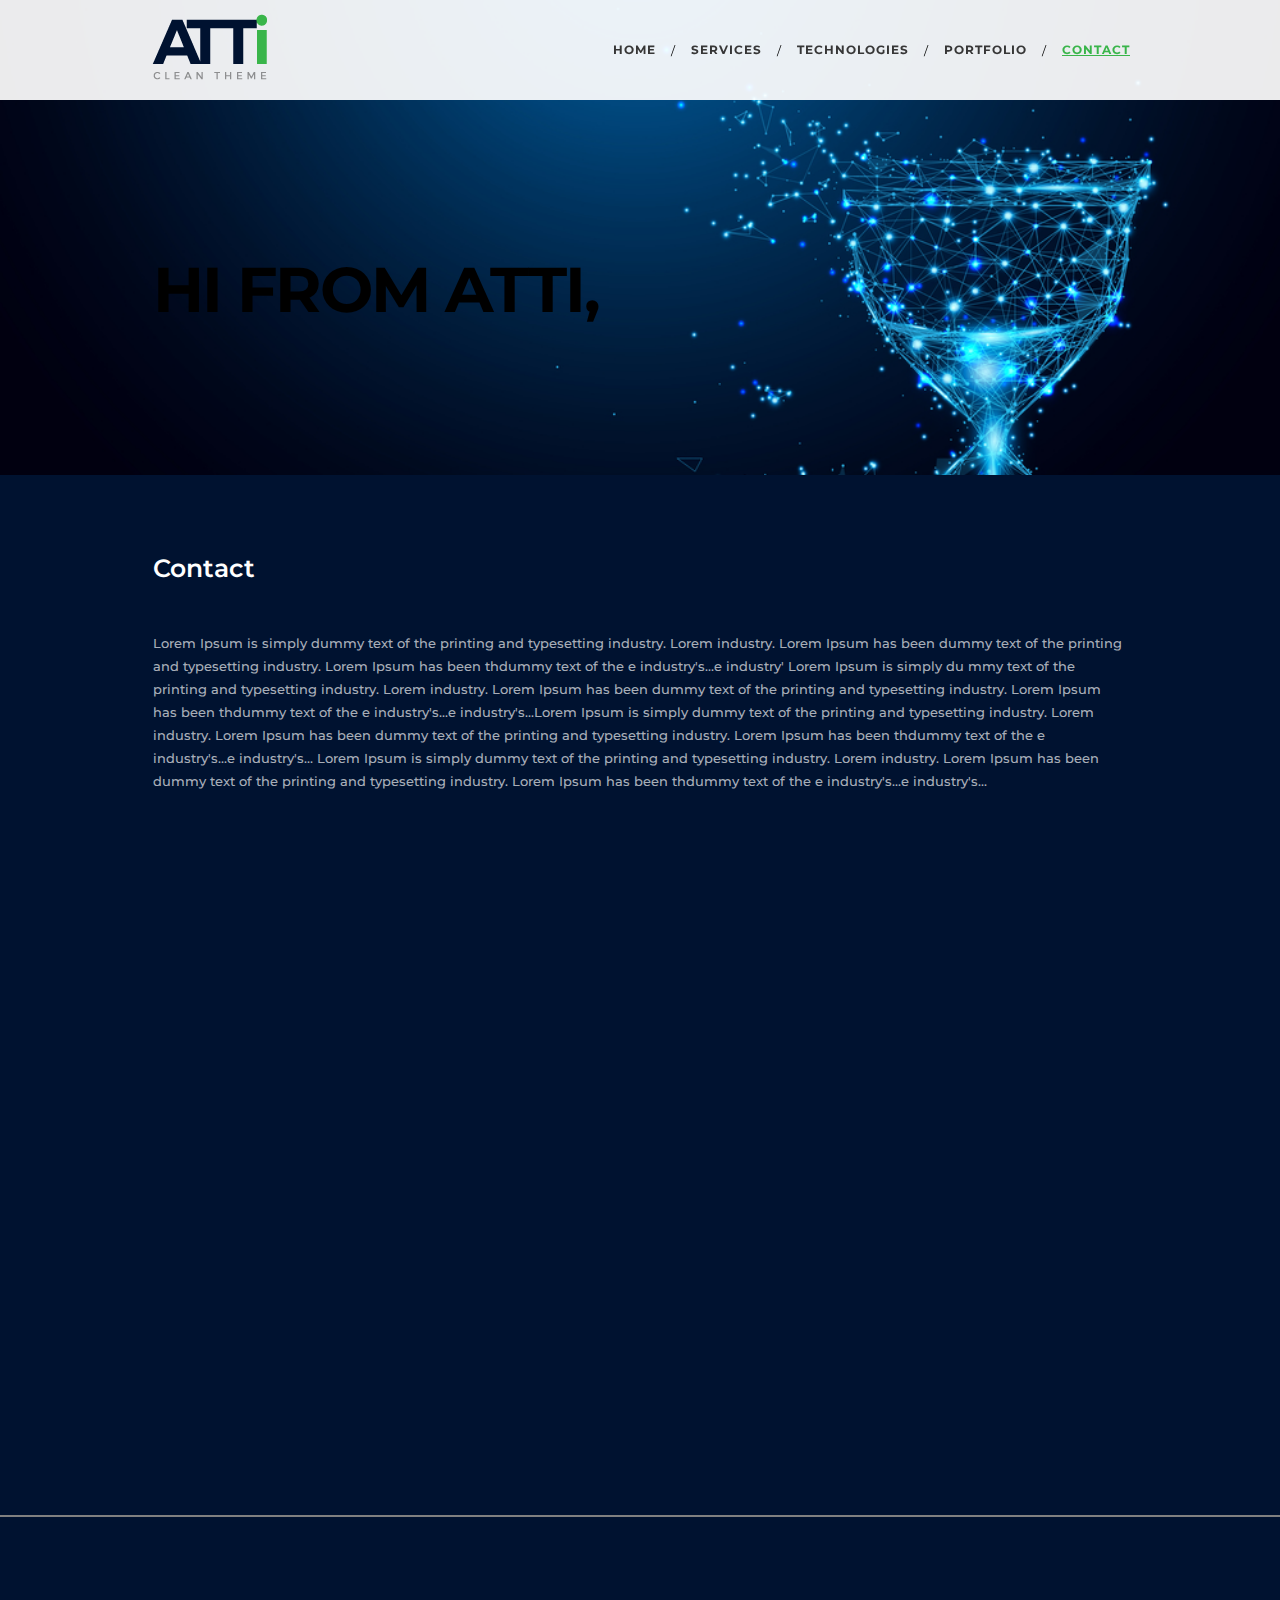
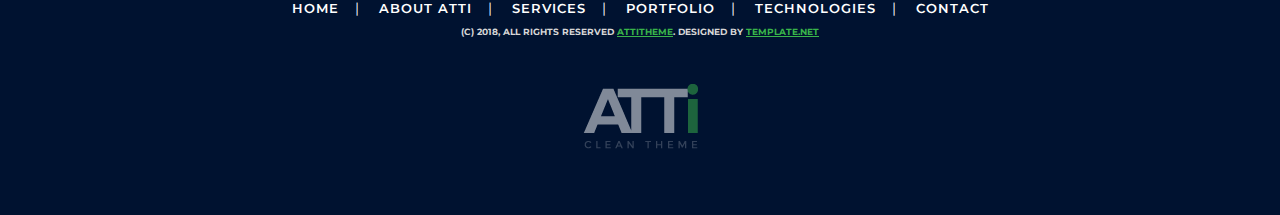
<file: web/contact.html>
<!DOCTYPE html>
<html lang="en">
  <head>
   <!-- Meta Tags -->
    <meta charset="utf-8">
    <meta http-equiv="X-UA-Compatible" content="IE=edge">
    <meta name="description" content="Corporate Agency Website template">
    <meta name="keywords" content="HTML,CSS,JavaScript,jquery">
    <meta name="author" content="">
    <meta name="viewport" content="width=device-width, initial-scale=1">
         
          <title>Corporate Agency Website template</title>
          
          <!-- Bootstrap CSS,Animate CSS : Stylesheets -->
          <link href="css/animate.css" rel="stylesheet">
          <link href="css/bootstrap.min.css" rel="stylesheet">
          <!-- Custom CSS:Own Styles -->
          <link href="css/main.css" rel="stylesheet">
          
          
          <!-- Google Font and font-awesome -->
          <link href="https://cdnjs.cloudflare.com/ajax/libs/font-awesome/4.7.0/css/font-awesome.css" rel="stylesheet">
          <link href="https://fonts.googleapis.com/css?family=Montserrat:300,300i,400,400i,500,500i,600,700" rel="stylesheet">
                
          <!-- HTML5 shim and Respond.js for IE8 support of HTML5 elements and media queries -->
          <!-- WARNING: Respond.js doesn't work if you view the page via file:// -->
          <!--[if lt IE 9]>
           
            <script src="https://oss.maxcdn.com/html5shiv/3.7.3/html5shiv.min.js"></script>
            <script src="https://oss.maxcdn.com/respond/1.4.2/respond.min.js"></script>
          <![endif]-->
  </head>
  
<!-- Body section Start-->
<body>

<!-- Header section Start -->
<header id="js-header">
   <!-- Navbar section Start -->
   <nav class="navbar navbar-default navbar-fixed-top">
     <div class="container">
       <div class="navbar-header">
         <button type="button" class="navbar-toggle" data-toggle="collapse" data-target="#myNavbar">
           <span class="fa fa-align-left" style="font-size: 16px;"></span>        
         </button>
         <a class="navbar-brand" href="index.html"><img src="images/logo.png" alt="logo"></a>
       </div>
       <div class="collapse navbar-collapse" id="myNavbar">
         <ul class="nav navbar-nav navbar-right">
           <li><a href="index.html">home</a></li>
           <li class="hidden-xs">/</li>
           <li><a href="services.html">Services</a></li>
           <li class="hidden-xs">/</li>
           <li><a href="technologies.html">technologies</a></li>
           <li class="hidden-xs">/</li>
           <li><a href="portfolios.html">portfolio</a></li>
           <li class="hidden-xs">/</li>
           <li><a class="active" href="contact.html">contact</a></li>
         </ul>
       </div>
     </div>
   </nav>
</header>

   <!-- Banner-Contant Section Start -->
<div class="jumbotron text-left" style="height: auto">
   <div class="container">
    <div class="banner-contant">
       <h1 data-aos="zoom-in-right" data-aos-duration="1000">hi from atti,</h1>
    </div>
   </div>
</div>
   <!-- Banner-Contant Section Ended -->

<!-- Contact Section Start -->
  <section id="contact">
        <div class="container">
               <div class="row">
                <div class="col-lg-12">
                   <div>
                   <h2>Contact</h2>
                   <p data-aos="zoom-in-right" data-aos-duration="700">Lorem Ipsum is simply dummy text of the printing and typesetting industry. Lorem industry. Lorem Ipsum has been dummy text of the  printing and typesetting industry. Lorem Ipsum has been thdummy text of the e industry's...e industry' Lorem Ipsum is simply du
                   mmy text of the printing and typesetting industry. Lorem industry. Lorem Ipsum has been dummy text of the printing and typesetting industry. Lorem Ipsum has been thdummy text of the e industry's...e industry's...Lorem Ipsum is simply dummy text of the printing and typesetting industry. Lorem industry. Lorem Ipsum has been dummy text of the printing and typesetting industry. Lorem Ipsum has been thdummy text of the e industry's...e industry's...
                   Lorem Ipsum is simply dummy text of the printing and typesetting industry. Lorem industry. Lorem Ipsum has been dummy text of the printing and typesetting industry. Lorem Ipsum has been thdummy text of the e industry's...e industry's...</p>
                   </div>
                    <form>
                       <div class="contact-form" role="form" data-aos="zoom-in-up" data-aos-duration="1000" style="margin-top: 40px;margin-bottom: 200px;">
                        <div class="row">
                            <div class="col-sm-6 col-md-6">
                                <div class="form-group">
                                    <input type="text" name="name" class="form-control" placeholder="Your Name" required/>
                                </div>
                            </div>
                            <div class="col-sm-6 col-md-6">
                                <div class="form-group">
                                    <input type="email" class="form-control" name="email" placeholder="Email" required/>
                                </div>
                            </div>
                        </div>
                        <div class="row">
                            <div class="col-sm-6 col-md-6">
                                <div class="form-group">
                                    <input type="number" name="number" class="form-control" placeholder="Phone" required/>
                                </div>
                            </div>
                            <div class="col-sm-6 col-md-6">
                                <div class="form-group">
                                    <input type="text" class="form-control"  name="subject" placeholder="Website" required/>
                                </div>
                            </div>
                        </div>
                        <div class="row">
                            <div class="col-sm-12 col-md-12">
                                <div class="form-group">
                                    <textarea class="form-control" name="message" style="height: 150px;  margin-bottom: 0;" required></textarea>
                                </div>
                            </div>
                        </div>
                        <input type="submit" name="submit" value="Contact" class="btn btn-primary"/>
                        </div>
                    </form>
                </div>
            </div>
        </div>
    </section>
<!-- Contact Section Ended -->

<!-- Footer Section Start -->
<footer class="container-fluid bg-4 text-center">
  <div class="row">
      <ul>
          <li><a href="index.html">home</a></li><li class="semicolon">|</li>
          <li><a href="about-us.html">about atti</a></li><li class="semicolon">|</li>
          <li><a href="services.html">Services</a></li><li class="semicolon">|</li>
          <li><a href="portfolios.html">portfolio</a></li><li class="semicolon">|</li>
          <li><a href="technologies.html">technologies</a></li><li class="semicolon">|</li>
          <li><a class="active" href="contact.html">contact</a></li>
      </ul>
      <p>(C) 2018, All Rights REserved <span><a href="https://www.template.net/editable/websites" target="_blank">ATTItheme</a></span>. Designed by <span><a href="https://www.template.net/editable/websites" target="_blank">template.net</a></span></p>
      <a href="index.html"><img src="images/footer-logo.png" alt="footer-logo"></a>
  </div>
</footer>
<!-- Footer Section Ended -->

    <!-- jQuery (necessary for Bootstrap's JavaScript plugins) -->
    <script src="https://ajax.googleapis.com/ajax/libs/jquery/1.12.4/jquery.min.js"></script>
    <!-- Javascript plugins -->
    <script src="js/bootstrap.min.js"></script>
    <script src="js/animate.js"></script>

    <script>
    $(document).ready(function () {
    if (screen.width > 1024) {
    AOS.init({
    easing: 'ease-in-out-sine',
    });
    }
    });

    // OnScroll
    function resizeHeaderOnScroll() {
      const distanceY = window.pageYOffset || document.documentElement.scrollTop,
      shrinkOn = 00,
      headerEl = document.getElementById('js-header');
      
      if (distanceY > shrinkOn) {
        headerEl.classList.add("smaller");
      } else {
        headerEl.classList.remove("smaller");
      }
    }

    window.addEventListener('scroll', resizeHeaderOnScroll);
    </script>
    
  </body>
</html>
</file>
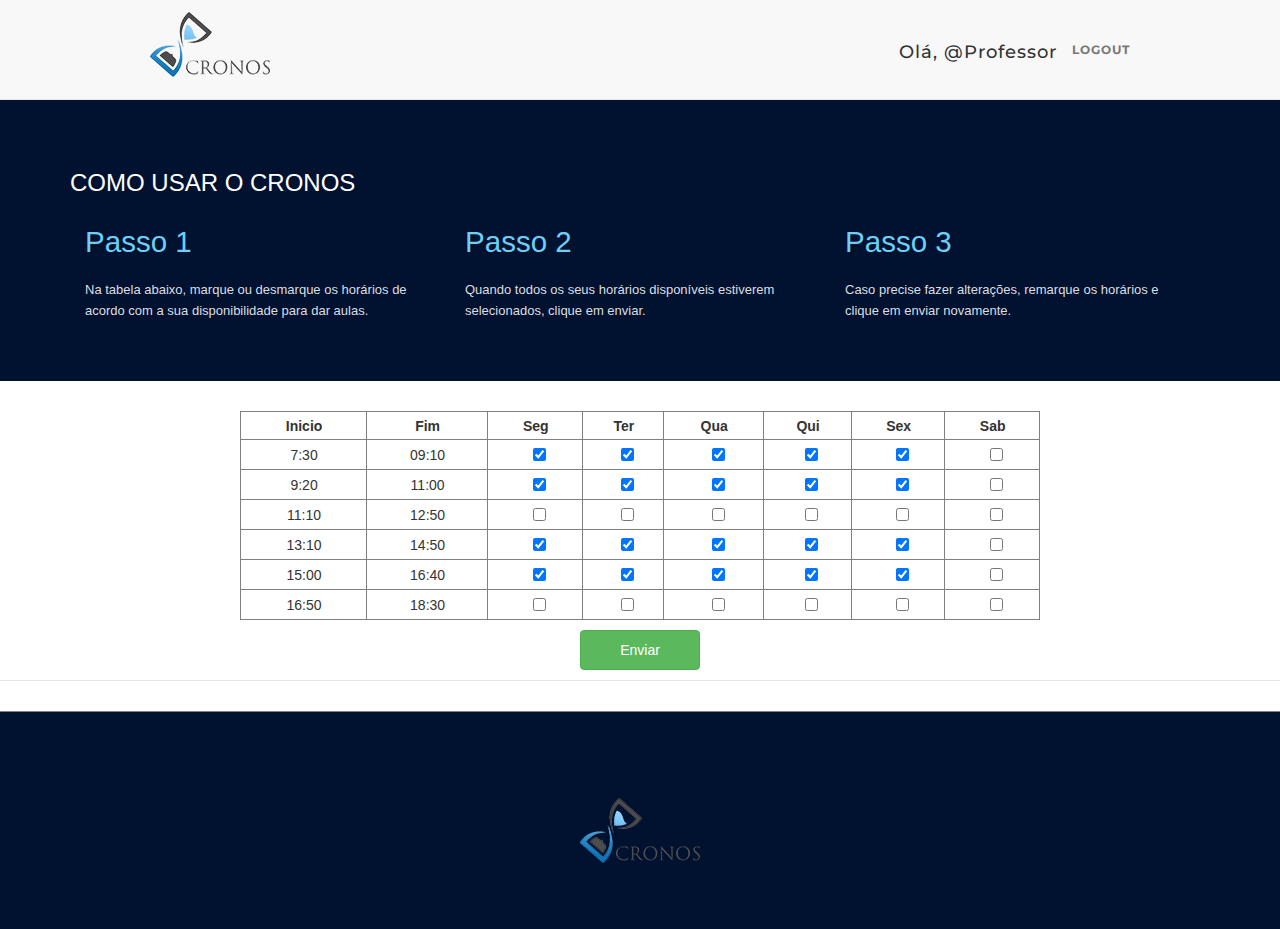
<file: web/prof_tabela.html>
<!DOCTYPE html>
<html lang="en">
   <head>
      <!-- Meta Tags -->
      <meta charset="utf-8">
      <meta http-equiv="X-UA-Compatible" content="IE=edge">
      <meta name="description" content="Cronos">
      <meta name="keywords" content="HTML,CSS,JavaScript,jquery">
      <meta name="author" content="">
      <meta name="viewport" content="width=device-width, initial-scale=1">
      <title>Professor</title>
      <!-- Bootstrap CSS,Animate CSS : Stylesheets -->
      <link href="css/animate.css" rel="stylesheet">
      <link href="css/bootstrap.min.css" rel="stylesheet">
      <!-- Custom CSS:Own Styles -->
      <link href="css/main.css" rel="stylesheet">
      <!--<link href="http://maxcdn.bootstrapcdn.com/bootstrap/4.0.0/css/bootstrap.min.css" rel="stylesheet">
         -->
      <!-- Google Font and font-awesome -->
      <link href="https://cdnjs.cloudflare.com/ajax/libs/font-awesome/4.7.0/css/font-awesome.css" rel="stylesheet">
      <link href="https://fonts.googleapis.com/css?family=Montserrat:300,300i,400,400i,500,500i,600,700" rel="stylesheet">
      <link rel="stylesheet" href="https://maxcdn.bootstrapcdn.com/bootstrap/3.3.7/css/bootstrap.min.css">
      <script src="https://ajax.googleapis.com/ajax/libs/jquery/3.3.1/jquery.min.js"></script>
      <!-- HTML5 shim and Respond.js for IE8 support of HTML5 elements and media queries -->
      <!-- WARNING: Respond.js doesn't work if you view the page via file:// -->
      <!--[if lt IE 9]>
      <script src="https://oss.maxcdn.com/html5shiv/3.7.3/html5shiv.min.js"></script>
      <script src="https://oss.maxcdn.com/respond/1.4.2/respond.min.js"></script>
      <![endif]-->
      <style type="text/css">
         .prof_horario {
         background-color: #eeeeee;
         }
         .ui-jqgrid-view{
         margin-left:auto;
         margin-right:auto;
         }
         th {
         text-align: center !important;
         }
         .ui-jqgrid .ui-jqgrid-titlebar {
         padding: .3em .2em .2em .3em;
         position: relative;
         height: 18px !important;
         border-style: solid;
         border-width: 1px !important;
         border-color: grey !important;
         border-bottom: 0px !important;
         }
         .tabela_grade td{
         padding: .3em .2em .2em .3em;
         position: relative;
         border-left: 0 none;
         border-right: 0 none;
         border-top: 0 none;
         border-style: solid;
         border-width: 0.1px;
         border-color: grey;
         border-bottom: 0px;
         width: auto;
         }
         .tabela_grade th{
         padding: .3em .2em .2em .3em;
         position: relative;
         border-left: 0 none;
         border-right: 0 none;
         border-top: 0 none;
         border-style: solid;
         border-width: 0.1px;
         border-color: grey;
         border-bottom: 0px;
         width: auto;
         }
         .ui-jqgrid-bdiv{
         border-style: solid;
         border-width: 1px !important;
         border-color: grey !important;
         border-bottom: 0px !important;
         }
         .ui-widget-content {
         border-style: solid;
         border-width: 1px !important;
         border-color: grey !important;
         border-bottom: 0px !important;
         }
         .ui-corner-all, .ui-corner-top, .ui-corner-right, .ui-corner-tr {
         -moz-border-radius-topright: 4px;
         -webkit-border-top-right-radius: 4px;
         -khtml-border-top-right-radius: 4px;
         border-top-right-radius: 4px;
         border-style: solid;
         border-width: 0.1px;
         border-color: grey;
         border-bottom: 0px;
         }
         .ui-corner-all, .ui-corner-top, .ui-corner-left, .ui-corner-tl {
         -moz-border-radius-topleft: 4px;
         -webkit-border-top-left-radius: 4px;
         -khtml-border-top-left-radius: 4px;
         border-top-left-radius: 4px;
         border-style: solid;
         border-width: 0.1px;
         border-color: grey;
         border-bottom: 0px;
         }
         .ui-widget-header {
         border: 1px solid #e78f08;
         background: #f6a828 url(https://uspdigital.usp.br/comumwebdev/libs/jqueryui/1.8.24/temas/ui-lightness/images/ui-bg_gloss-wave_35_f6a828_500x100.png) 50% 50% repeat-x;
         color: #ffffff;
         font-weight: bold;
         }
         .ui-helper-clearfix {
         zoom: 1;
         }
         .celula_grade {
         border-style: solid;
         border-width: 0.05px;
         border-color: grey;
         border-bottom: 0px;
         }
         .ultimo1{
         border-style: solid;
         border-width: 1px;
         border-color: grey;
         }
         #myModal{
         /* display: inline-block; */
         vertical-align: middle;
         content: " ";
         height: 100%;
         }
         .grade_horaria {
         width:800px;
         }
         .tabela_grade {
         margin-left: auto;
         margin-right: auto;
         border-style: solid;
         border-width: 1px;
         border-color: grey;
         }
         .buttonHolder{ text-align: center; }
      </style>
   </head>
   <!-- Body section Start-->
   <body>
      <!-- Header section Start -->
      <!-- Header section Start -->
      <header id="js-header">
         <!-- Navbar section Start -->
         <nav class="navbar navbar-default navbar-fixed-top">
            <!-- conainer Start-->
            <div class="container">
               <div class="navbar-header">
                  <button type="button" class="navbar-toggle" data-toggle="collapse" data-target="#myNavbar">
                  <span class="fa fa-align-left" style="font-size: 16px;"></span>
                  </button>
                  <a class="navbar-brand" href="index.html" style="padding: 0 15px;">
                  <img src="images/cronos_logo.png" alt="logo">
                  </a>
               </div>
               <div class="collapse navbar-collapse" id="myNavbar">
                  <ul class="nav navbar-nav navbar-right">
                     <li>
                        <h4 style="padding: 8px 0;">Olá, @Professor</h4>
                     </li>
                     <li><a id="logout_professor" href="./index.html"><span></span>Logout</a></li>
                  </ul>
               </div>
            </div>
            <!-- conainer Ended-->
         </nav>
         <!-- Navbar section Ended -->
      </header>
      <section style="background-color: #001230; padding-bottom: 50px;">
        <div class="container" style="padding-top: 150px;">
          <h3 style="color: white;">COMO USAR O CRONOS</h3>
           <div class="types">
            <div class="col-xs-12 col-sm-4 col-md-4" data-aos="zoom-in-up" data-aos-duration="500">
               <div class="left">
                    <h3>Passo 1</h3>
                    <p>Na tabela abaixo, marque ou desmarque os horários de acordo com a sua disponibilidade para dar aulas.</p>
               </div>
            </div>
            <div class="col-xs-12 col-sm-4 col-md-4" data-aos="zoom-in-up" data-aos-duration="1000">
                <div class="center">
                     <h3>Passo 2</h3>
                     <p>Quando todos os seus horários disponíveis estiverem selecionados, clique em enviar.</p>
                </div>
            </div>
            <div class="col-xs-12 col-sm-4 col-md-4" data-aos="zoom-in-up" data-aos-duration="1500">
                <div class="right">
                     <h3>Passo 3</h3>
                     <p>Caso precise fazer alterações, remarque os horários e clique em enviar novamente.</p>
                </div>
            </div>
          </div>
       </div>
      </section>
      <div style="padding-top: 30px;">
        <table style="width: 800px; text-align: center;" class = "tabela_grade">
         <thead style="width: 800px; text-align: center;">
            <tr>
               <th>Inicio</th>
               <th>Fim</th>
               <th>Seg</th>
               <th>Ter</th>
               <th>Qua</th>
               <th>Qui</th>
               <th>Sex</th>
               <th>Sab</th>
            </tr>
         </thead>
         <tbody>
            <tr>
               <td>7:30</td>
               <td>09:10</td>
               <td id="1">&nbsp; <input checked type="checkbox"></td>
               <td id="2">&nbsp; <input checked type="checkbox"></td>
               <td id="3">&nbsp; <input checked type="checkbox"></td>
               <td id="4">&nbsp; <input checked type="checkbox"></td>
               <td id="5">&nbsp; <input checked type="checkbox"></td>
               <td id="6">&nbsp; <input type="checkbox"></td>
            </tr>
            <tr>
               <td>9:20</td>
               <td>11:00</td>
               <td id="7">&nbsp; <input checked type="checkbox"></td>
               <td id="8">&nbsp; <input checked type="checkbox"></td>
               <td id="9">&nbsp; <input checked type="checkbox"></td>
               <td id="10">&nbsp; <input checked type="checkbox"></td>
               <td id="11">&nbsp; <input checked type="checkbox"></td>
               <td id="12">&nbsp; <input type="checkbox"></td>
            </tr>
            <tr>
               <td>11:10</td>
               <td>12:50</td>
               <td id="13">&nbsp; <input type="checkbox"></td>
               <td id="14">&nbsp; <input type="checkbox"></td>
               <td id="15">&nbsp; <input type="checkbox"></td>
               <td id="16">&nbsp; <input type="checkbox"></td>
               <td id="17">&nbsp; <input type="checkbox"></td>
               <td id="18">&nbsp; <input type="checkbox"></td>
            </tr>
            <tr>
               <td>13:10</td>
               <td>14:50</td>
               <td id="19">&nbsp; <input checked type="checkbox"></td>
               <td id="20">&nbsp; <input checked type="checkbox"></td>
               <td id="21">&nbsp; <input checked type="checkbox"></td>
               <td id="22">&nbsp; <input checked type="checkbox"></td>
               <td id="23">&nbsp; <input checked type="checkbox"></td>
               <td id="24">&nbsp; <input type="checkbox"></td>
            </tr>
            <tr>
               <td>15:00</td>
               <td>16:40</td>
               <td id="25">&nbsp; <input checked type="checkbox"></td>
               <td id="26">&nbsp; <input checked type="checkbox"></td>
               <td id="27">&nbsp; <input checked type="checkbox"></td>
               <td id="28">&nbsp; <input checked type="checkbox"></td>
               <td id="29">&nbsp; <input checked type="checkbox"></td>
               <td id="30">&nbsp; <input type="checkbox"></td>
            </tr>
            <tr>
               <td>16:50</td>
               <td>18:30</td>
               <td id="31">&nbsp; <input type="checkbox"></td>
               <td id="32">&nbsp; <input type="checkbox"></td>
               <td id="33">&nbsp; <input type="checkbox"></td>
               <td id="34">&nbsp; <input type="checkbox"></td>
               <td id="35">&nbsp; <input type="checkbox"></td>
               <td id="36">&nbsp; <input type="checkbox"></td>
            </tr>
         </tbody>
      </table>
    </div>
      <!-- DivTable.com -->
      </div>
      <form class="buttonHolder" id="botao_disponibilidade" style="padding-top: 10px;">
         <button type="button" class="btn btn-success" data-dismiss="modal">Enviar</button>
         <p><br</p>
      </form>
      <div class="modal-footer"></div>
      </div>
      </div>
      </div>
      </section>
      <!-- Grade - FIM -->
      <!-- END MAIN -->
      <!-- Portfolio Section Ended -->
      <!-- Footer Section Start -->
      <footer class="container-fluid bg-4 text-center">
      </br>
         <a href="index.html"><img src="images/cronos_logo.png" alt="footer-logo"></a>
         </div>
      </footer>
      <!-- Footer Section Ended -->
      <!-- jQuery (necessary for Bootstrap's JavaScript plugins) -->
      <script src="https://ajax.googleapis.com/ajax/libs/jquery/1.12.4/jquery.min.js"></script>
      <!-- Javascript plugins -->
      <script src="js/bootstrap.min.js"></script>
      <script src="js/animate.js"></script>
      <script src="js/jquery_prof.js"></script>
      <script>
         // Animate onscroll
         $(document).ready(function () {
         if (screen.width > 1024) {
         AOS.init({
         easing: 'ease-in-out-sine',
         });
         }
         });

         // OnScroll
         function resizeHeaderOnScroll() {
           const distanceY = window.pageYOffset || document.documentElement.scrollTop,
           shrinkOn = 00,
           headerEl = document.getElementById('js-header');

           if (distanceY > shrinkOn) {
             headerEl.classList.add("smaller");
           } else {
             headerEl.classList.remove("smaller");
           }
         }

         window.addEventListener('scroll', resizeHeaderOnScroll);
      </script>
   </body>
</html>
</file>
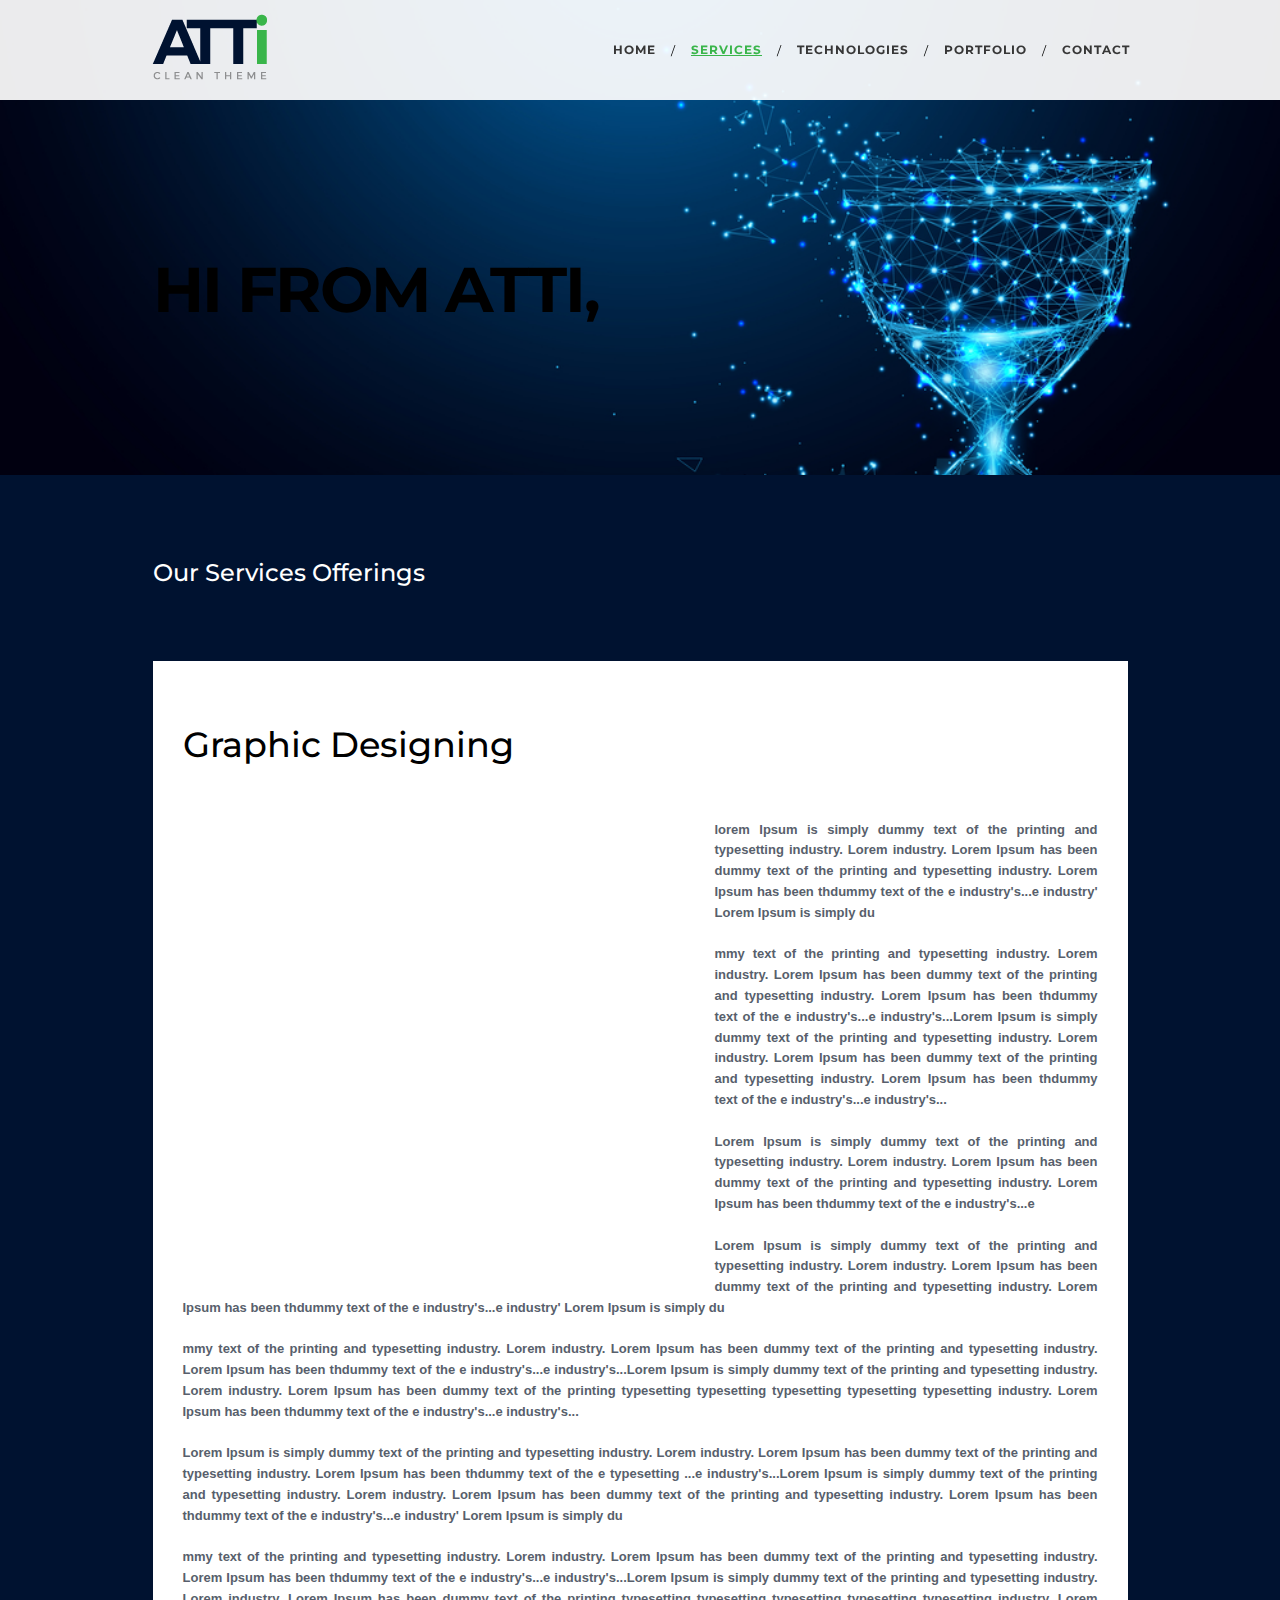
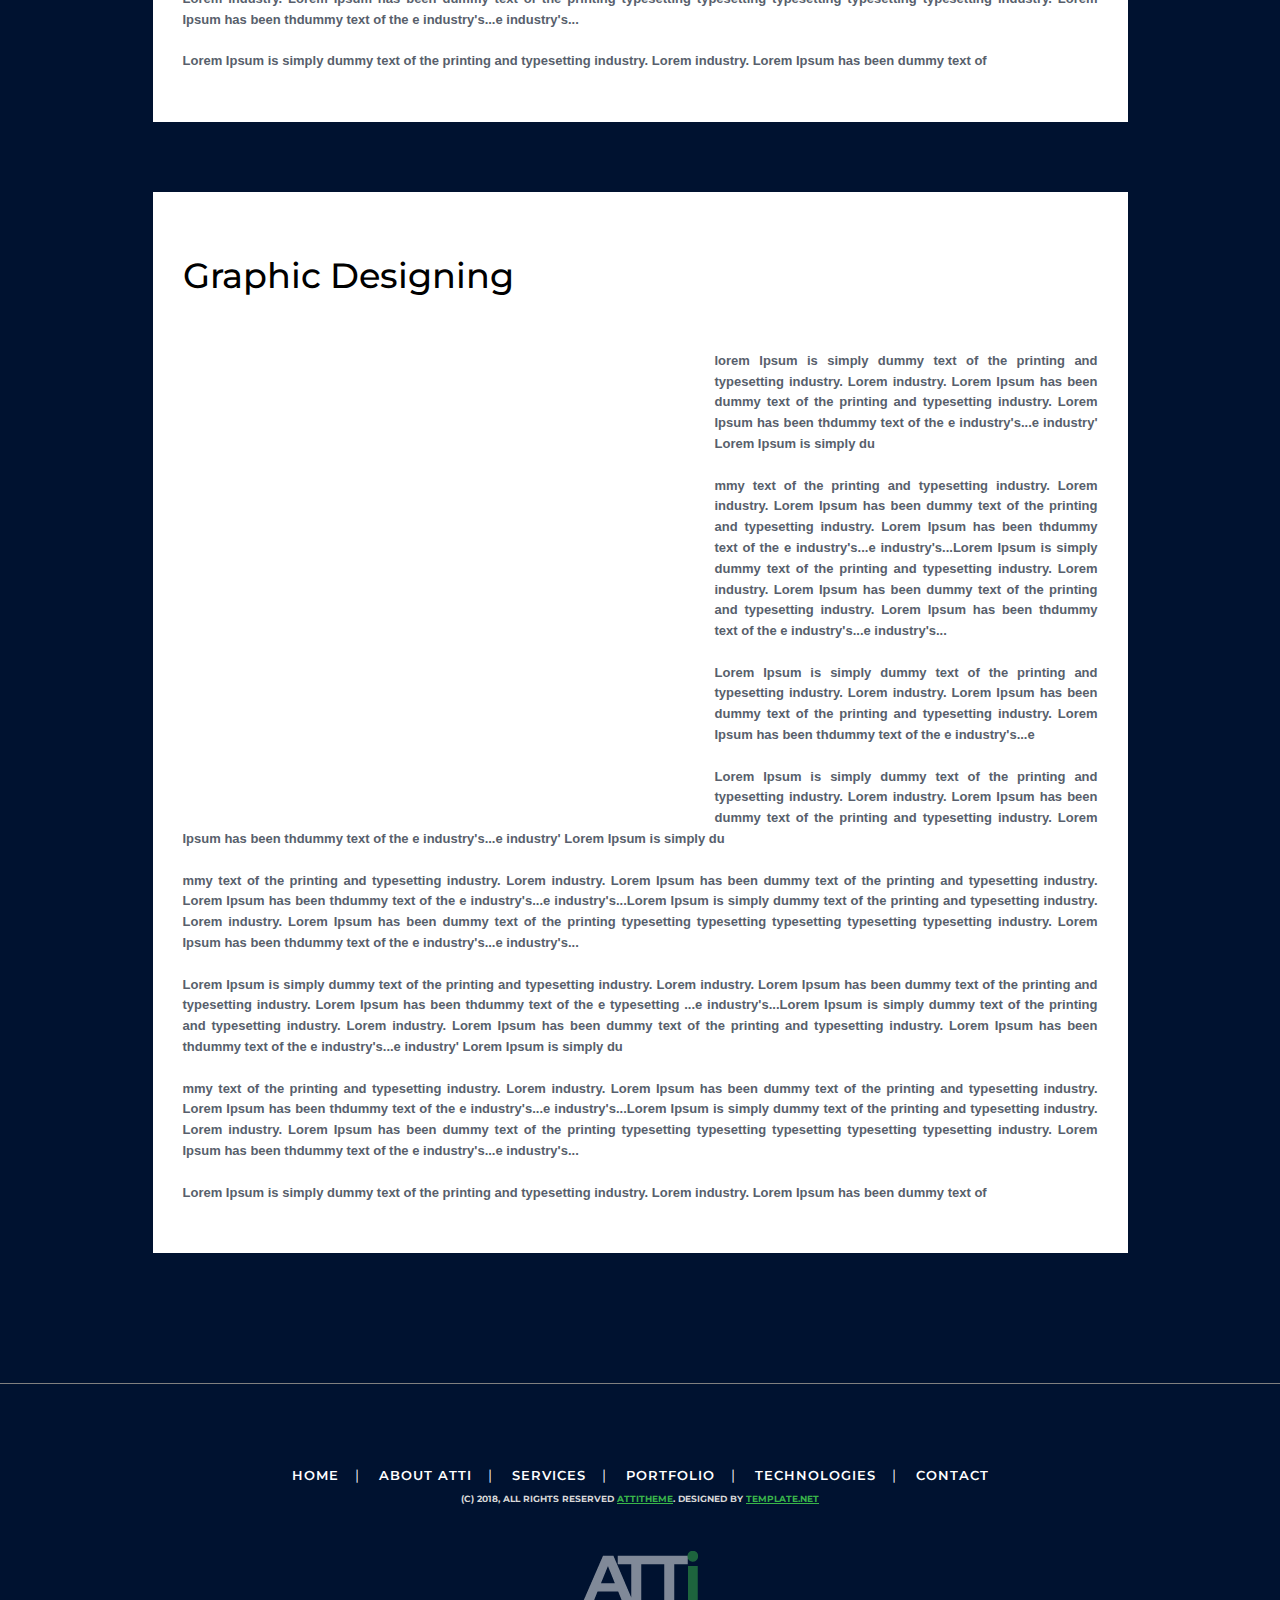
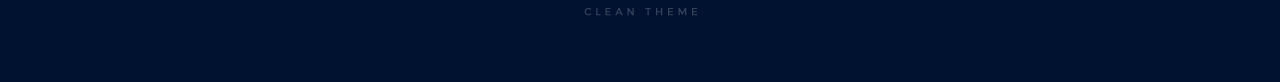
<file: web/services.html>
<!DOCTYPE html>
<html lang="en">
  <head>
   <!-- Meta Tags -->
    <meta charset="utf-8">
    <meta http-equiv="X-UA-Compatible" content="IE=edge">
    <meta name="description" content="Corporate Agency Website template">
    <meta name="keywords" content="HTML,CSS,JavaScript,jquery">
    <meta name="author" content="">
    <meta name="viewport" content="width=device-width, initial-scale=1">
         
          <title>Corporate Agency Website template</title>
          
          <!-- Bootstrap CSS,Animate CSS : Stylesheets -->
          <link href="css/animate.css" rel="stylesheet">
          <link href="css/bootstrap.min.css" rel="stylesheet">
          <!-- Custom CSS:Own Styles -->
          <link href="css/main.css" rel="stylesheet">
          
          
          <!-- Google Font and font-awesome -->
          <link href="https://cdnjs.cloudflare.com/ajax/libs/font-awesome/4.7.0/css/font-awesome.css" rel="stylesheet">
          <link href="https://fonts.googleapis.com/css?family=Montserrat:300,300i,400,400i,500,500i,600,700" rel="stylesheet">
                
          <!-- HTML5 shim and Respond.js for IE8 support of HTML5 elements and media queries -->
          <!-- WARNING: Respond.js doesn't work if you view the page via file:// -->
          <!--[if lt IE 9]>
           
            <script src="https://oss.maxcdn.com/html5shiv/3.7.3/html5shiv.min.js"></script>
            <script src="https://oss.maxcdn.com/respond/1.4.2/respond.min.js"></script>
          <![endif]-->
  </head>
  
<!-- Body section Start-->
<body>

<!-- Header section Start -->
<header id="js-header">
   <!-- Navbar section Start -->
   <nav class="navbar navbar-default navbar-fixed-top">
     <div class="container">
       <div class="navbar-header">
         <button type="button" class="navbar-toggle" data-toggle="collapse" data-target="#myNavbar">
           <span class="fa fa-align-left" style="font-size: 16px;"></span>         
         </button>
         <a class="navbar-brand" href="index.html"><img src="images/logo.png" alt="logo"></a>
       </div>
       <div class="collapse navbar-collapse" id="myNavbar">
         <ul class="nav navbar-nav navbar-right">
           <li><a href="index.html">home</a></li>
           <li class="hidden-xs">/</li>
           <li><a class="active" href="services.html">Services</a></li>
           <li class="hidden-xs">/</li>
           <li><a href="technologies.html">technologies</a></li>
           <li class="hidden-xs">/</li>
           <li><a href="portfolios.html">portfolio</a></li>
           <li class="hidden-xs">/</li>
           <li><a href="contact.html">contact</a></li>
         </ul>
       </div>
     </div>
   </nav>
</header>

   <!-- Banner-Contant Section Start -->
<div class="jumbotron text-left" style="height: auto">
   <div class="container">
    <div class="banner-contant">
       <h1 data-aos="zoom-in-right" data-aos-duration="1000">hi from atti,</h1>
    </div>
   </div>
</div>
   <!-- Banner-Contant Section Ended -->
   
<!-- Services Section Start -->
<div class="container">
 <div id="main-services">
<div class="wrapper">
  <h3 style="padding: 65px 0;color: white" data-aos="fade-up" data-aos-duration="2000">Our Services Offerings</h3>
   <div class="services-2">
    <div class="row">
      <h3>Graphic Designing</h3>
      <img class="image" src="images/theme-img.png" alt="Theme" data-aos="zoom-in" data-aos-duration="1500">
      
      <p>lorem Ipsum is simply dummy text of the printing and typesetting industry. Lorem industry. Lorem Ipsum has been dummy text of the printing and typesetting industry. Lorem Ipsum has been thdummy text of the e industry's...e industry' Lorem Ipsum is simply du <br><br>
    
      mmy text of the printing and typesetting industry. Lorem industry. Lorem Ipsum has been dummy text of the printing and typesetting industry. Lorem Ipsum has been thdummy text of the e industry's...e industry's...Lorem Ipsum is simply dummy text of the printing and typesetting industry. Lorem industry. Lorem Ipsum has been dummy text of the printing and typesetting industry. Lorem Ipsum has been thdummy text of the e industry's...e industry's... <br><br>
    
      Lorem Ipsum is simply dummy text of the printing and typesetting industry. Lorem industry. Lorem Ipsum has been dummy text of the printing and typesetting industry. Lorem Ipsum has been thdummy text of the e industry's...e <br><br>
    
      Lorem Ipsum is simply dummy text of the printing and typesetting industry. Lorem industry. Lorem Ipsum has been dummy text of the printing and typesetting industry. Lorem Ipsum has been thdummy text of the e industry's...e industry' Lorem Ipsum is simply du <br><br>
    
      mmy text of the printing and typesetting industry. Lorem industry. Lorem Ipsum has been dummy text of the printing and typesetting industry. Lorem Ipsum has been thdummy text of the e industry's...e industry's...Lorem Ipsum is simply dummy text of the printing and typesetting industry. Lorem industry. Lorem Ipsum has been dummy text of the printing typesetting typesetting typesetting typesetting typesetting industry. Lorem Ipsum has been thdummy text of the e industry's...e industry's... <br><br>
    
      Lorem Ipsum is simply dummy text of the printing and typesetting industry. Lorem industry. Lorem Ipsum has been dummy text of the printing and typesetting industry. Lorem Ipsum has been thdummy text of the e typesetting ...e industry's...Lorem Ipsum is simply dummy text of the printing and typesetting industry. Lorem industry. Lorem Ipsum has been dummy text of the printing and typesetting industry. Lorem Ipsum has been thdummy text of the e industry's...e industry' Lorem Ipsum is simply du <br><br>
    
      mmy text of the printing and typesetting industry. Lorem industry. Lorem Ipsum has been dummy text of the printing and typesetting industry. Lorem Ipsum has been thdummy text of the e industry's...e industry's...Lorem Ipsum is simply dummy text of the printing and typesetting industry. Lorem industry. Lorem Ipsum has been dummy text of the printing typesetting typesetting typesetting typesetting typesetting industry. Lorem Ipsum has been thdummy text of the e industry's...e industry's... <br><br>
    
      Lorem Ipsum is simply dummy text of the printing and typesetting industry. Lorem industry. Lorem Ipsum has been dummy text of </p>
    </div>
  </div>
</div>

   <div class="services-2">
    <div class="row">
      <h3>Graphic Designing</h3>
      <img class="image" src="images/theme-img.png" alt="theme-img" data-aos="zoom-in" data-aos-duration="1500">
      
      <p>lorem Ipsum is simply dummy text of the printing and typesetting industry. Lorem industry. Lorem Ipsum has been dummy text of the printing and typesetting industry. Lorem Ipsum has been thdummy text of the e industry's...e industry' Lorem Ipsum is simply du <br><br>
    
      mmy text of the printing and typesetting industry. Lorem industry. Lorem Ipsum has been dummy text of the printing and typesetting industry. Lorem Ipsum has been thdummy text of the e industry's...e industry's...Lorem Ipsum is simply dummy text of the printing and typesetting industry. Lorem industry. Lorem Ipsum has been dummy text of the printing and typesetting industry. Lorem Ipsum has been thdummy text of the e industry's...e industry's... <br><br>
    
      Lorem Ipsum is simply dummy text of the printing and typesetting industry. Lorem industry. Lorem Ipsum has been dummy text of the printing and typesetting industry. Lorem Ipsum has been thdummy text of the e industry's...e <br><br>
    
      Lorem Ipsum is simply dummy text of the printing and typesetting industry. Lorem industry. Lorem Ipsum has been dummy text of the printing and typesetting industry. Lorem Ipsum has been thdummy text of the e industry's...e industry' Lorem Ipsum is simply du <br><br>
    
      mmy text of the printing and typesetting industry. Lorem industry. Lorem Ipsum has been dummy text of the printing and typesetting industry. Lorem Ipsum has been thdummy text of the e industry's...e industry's...Lorem Ipsum is simply dummy text of the printing and typesetting industry. Lorem industry. Lorem Ipsum has been dummy text of the printing typesetting typesetting typesetting typesetting typesetting industry. Lorem Ipsum has been thdummy text of the e industry's...e industry's... <br><br>
    
      Lorem Ipsum is simply dummy text of the printing and typesetting industry. Lorem industry. Lorem Ipsum has been dummy text of the printing and typesetting industry. Lorem Ipsum has been thdummy text of the e typesetting ...e industry's...Lorem Ipsum is simply dummy text of the printing and typesetting industry. Lorem industry. Lorem Ipsum has been dummy text of the printing and typesetting industry. Lorem Ipsum has been thdummy text of the e industry's...e industry' Lorem Ipsum is simply du <br><br>
    
      mmy text of the printing and typesetting industry. Lorem industry. Lorem Ipsum has been dummy text of the printing and typesetting industry. Lorem Ipsum has been thdummy text of the e industry's...e industry's...Lorem Ipsum is simply dummy text of the printing and typesetting industry. Lorem industry. Lorem Ipsum has been dummy text of the printing typesetting typesetting typesetting typesetting typesetting industry. Lorem Ipsum has been thdummy text of the e industry's...e industry's... <br><br>
    
      Lorem Ipsum is simply dummy text of the printing and typesetting industry. Lorem industry. Lorem Ipsum has been dummy text of </p>
    </div>
  </div>
</div>
</div>
<!-- Services Section Ended -->

<!-- Footer Section Start -->
<footer class="container-fluid bg-4 text-center">
  <div class="row">
      <ul>
          <li><a href="index.html">home</a></li><li class="semicolon">|</li>
          <li><a href="about-us.html">about atti</a></li><li class="semicolon">|</li>
          <li><a href="services.html">Services</a></li><li class="semicolon">|</li>
          <li><a href="portfolios.html">portfolio</a></li><li class="semicolon">|</li>
          <li><a class="active" href="technologies.html">technologies</a></li><li class="semicolon">|</li>
          <li><a href="contact.html">contact</a></li>
      </ul>
      <p>(C) 2018, All Rights REserved <span><a href="https://www.template.net/editable/websites" target="_blank">ATTItheme</a></span>. Designed by <span><a href="https://www.template.net/editable/websites" target="_blank">template.net</a></span></p>
      <a href="index.html"><img src="images/footer-logo.png" alt="footer-logo"></a>
  </div>
</footer>
<!-- Footer Section Ended -->

    <!-- jQuery (necessary for Bootstrap's JavaScript plugins) -->
    <script src="https://ajax.googleapis.com/ajax/libs/jquery/1.12.4/jquery.min.js"></script>
    <!-- Javascript plugins -->
    <script src="js/bootstrap.min.js"></script>
    <script src="js/animate.js"></script>

    <script>
    $(document).ready(function () {
    if (screen.width > 1024) {
    AOS.init({
    easing: 'ease-in-out-sine',
    });
    }
    });

    // OnScroll
    function resizeHeaderOnScroll() {
      const distanceY = window.pageYOffset || document.documentElement.scrollTop,
      shrinkOn = 00,
      headerEl = document.getElementById('js-header');
      
      if (distanceY > shrinkOn) {
        headerEl.classList.add("smaller");
      } else {
        headerEl.classList.remove("smaller");
      }
    }

    window.addEventListener('scroll', resizeHeaderOnScroll);
    </script>

  </body>
</html>
</file>
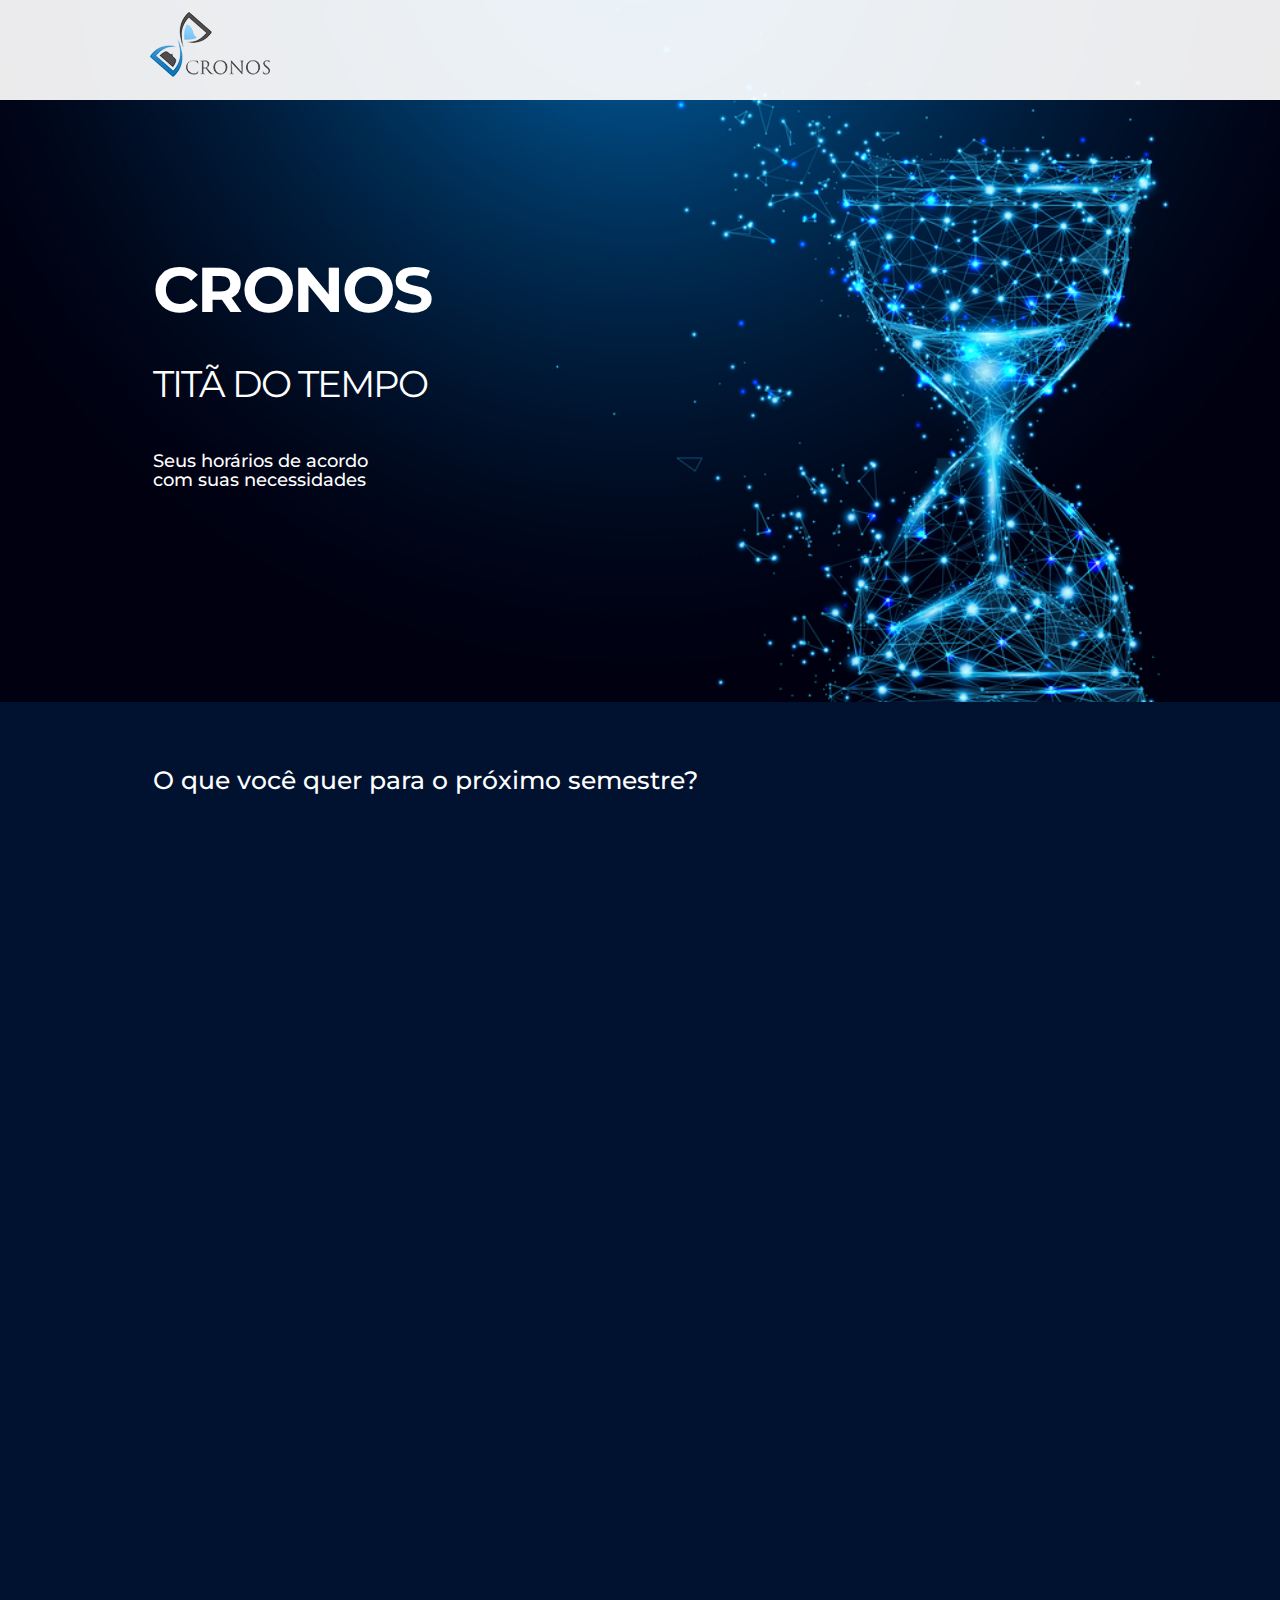
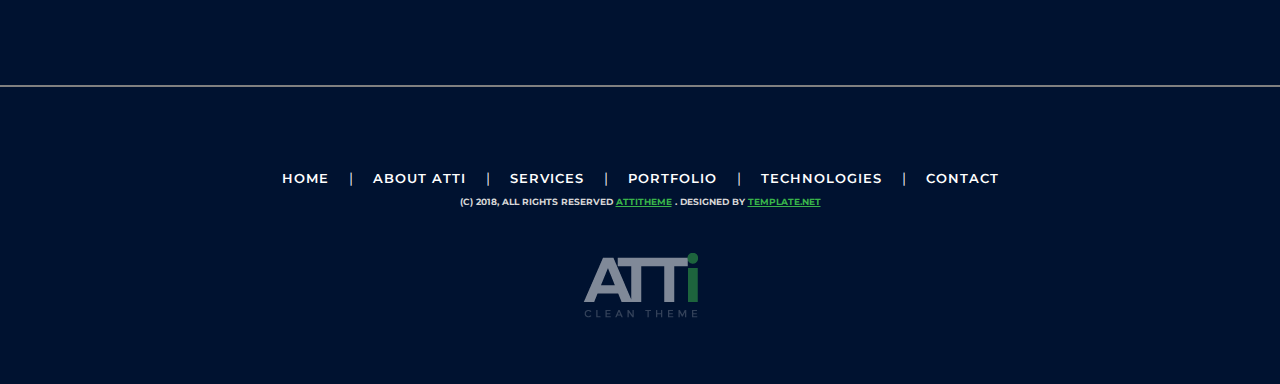
<file: web/table.html>
<!DOCTYPE html>
<html lang="en">
	<head>
		<!-- Meta Tags -->
		<meta charset="utf-8">
			<meta http-equiv="X-UA-Compatible" content="IE=edge">
				<meta name="description" content="Cronos">
					<meta name="keywords" content="HTML,CSS,JavaScript,jquery">
						<meta name="author" content="">
							<meta name="viewport" content="width=device-width, initial-scale=1">
								<title>Cronos</title>
								<!-- Bootstrap CSS,Animate CSS : Stylesheets -->
								<link href="css/animate.css" rel="stylesheet">
									<link href="css/bootstrap.min.css" rel="stylesheet">
										<!-- Custom CSS:Own Styles -->
										<link href="css/main.css" rel="stylesheet">
											<link href="css/tabela.css" rel="stylesheet">
												<!-- Google Font and font-awesome -->
												<link href="https://cdnjs.cloudflare.com/ajax/libs/font-awesome/4.7.0/css/font-awesome.css" rel="stylesheet">
													<link href="https://fonts.googleapis.com/css?family=Montserrat:300,300i,400,400i,500,500i,600,700" rel="stylesheet">
                          <script src="https://ajax.googleapis.com/ajax/libs/jquery/3.3.1/jquery.min.js"></script>
														<!-- HTML5 shim and Respond.js for IE8 support of HTML5 elements and media queries -->
														<!-- WARNING: Respond.js doesn't work if you view the page via file:// -->
														<!--[if lt IE 9]>
														<script src="https://oss.maxcdn.com/html5shiv/3.7.3/html5shiv.min.js"></script>
														<script src="https://oss.maxcdn.com/respond/1.4.2/respond.min.js"></script>
														<![endif]-->
													</head>
													<!-- Body section Start-->
													<body>
														<!-- Header section Start -->
														<header id="js-header">
															<!-- Navbar section Start -->
															<nav class="navbar navbar-default navbar-fixed-top">
																<!-- conainer Start-->
																<div class="container">
																	<div class="navbar-header">
																		<button type="button" class="navbar-toggle" data-toggle="collapse" data-target="#myNavbar">
																			<span class="fa fa-align-left" style="font-size: 16px;"></span>
																		</button>
																		<a class="navbar-brand" href="index.html">
																			<img src="images/cronos_logo.png" alt="logo">
																			</a>
																		</div>
																		<div class="collapse navbar-collapse" id="myNavbar">
																			<ul class="nav navbar-nav navbar-right">
																				<!--<li><input type="text" placeholder="Número USP" name="uname" required></li><li>  &nbsp &nbsp </li><li><input type="password" placeholder="Senha Única" name="psw" required></li><li>  &nbsp &nbsp </li><li><button id="login-button" type="submit">Entrar</button></li><li><a class="active" href="index.html">home</a></li><li class="hidden-xs">/</li><li><a href="services.html">Services</a></li><li class="hidden-xs">/</li><li><a href="technologies.html">technologies</a></li><li class="hidden-xs">/</li><li><a href="portfolios.html">portfolio</a></li><li class="hidden-xs">/</li><li><a href="contact.html">contact</a></li>-->
																			</ul>
																		</div>
																	</div>
																	<!-- conainer Ended-->
																</nav>
																<!-- Navbar section Ended -->
															</header>
															<!-- Header section Ended -->
															<!-- Jumbotron Section Start -->
															<div class="jumbotron text-left">
																<!-- conainer Start -->
																<div class="container">
																	<div class="banner-contant" data-aos="zoom-in-right" data-aos-duration="1000">
																		<h1 style="color:white">CRONOS</h1>
																		<h3 style="color:white">titã do tempo</h3>
																		<h4 style="color:white">Seus horários de acordo

																			<br>
       com suas necessidades

																			</h4>
																			<!--<a class=" btn btn-primary" href="about-us.html">Saiba Mais</a>-->
																		</div>
																	</div>
																	<!-- conainer Ended -->
																</div>
																<!-- Jumbotron Section Ended -->
																<div id="about-us">
																	<div class="container">
																		<div class="row" style="margin-right: 0; margin-left: 0;">
																			<h3 data-aos="fade-up" data-aos-duration="1000">O que você quer para o próximo semestre?</h3>
                                      <h5 data-aos="fade-up" data-aos-duration="1000" style="color:white">Selecione as disciplinas que quer cursar no próximo semestre<br>
                                      e clique em enviar para no ajudar a melhorar sua grade!<br><br></h5>
                                      <form id="botao_grade"><button data-aos="fade-up" data-aos-duration="1000"  type="submit">Enviar</button></form>



																			<table data-aos="fade-up" data-aos-duration="1000" class="ui-jqgrid-htable" style="width:1005px" role="grid" aria-labelledby="gbox_grade_curricular" cellspacing="0" cellpadding="0" border="0">
																				<thead>
																					<tr class="ui-jqgrid-labels" role="rowheader">
																						<th id="grade_curricular_coddis1" role="columnheader" class="ui-state-default ui-th-column ui-th-ltr" style="width: 96px;">
																							<span class="ui-jqgrid-resize ui-jqgrid-resize-ltr" style="cursor: col-resize;">&nbsp;</span>
																							<div id="jqgh_grade_curricular_coddis1" class="ui-jqgrid-sortable">1o.Per

																								<span class="s-ico" style="display:none">
																									<span sort="asc" class="ui-grid-ico-sort ui-icon-asc ui-state-disabled ui-icon ui-icon-triangle-1-n ui-sort-ltr"></span>
																									<span sort="desc" class="ui-grid-ico-sort ui-icon-desc ui-state-disabled ui-icon ui-icon-triangle-1-s ui-sort-ltr"></span>
																								</span>
																							</div>
																						</th>
																						<th id="grade_curricular_coddis2" role="columnheader" class="ui-state-default ui-th-column ui-th-ltr" style="width: 96px;">
																							<span class="ui-jqgrid-resize ui-jqgrid-resize-ltr" style="cursor: col-resize;">&nbsp;</span>
																							<div id="jqgh_grade_curricular_coddis2" class="ui-jqgrid-sortable">2o.Per

																								<span class="s-ico" style="display:none">
																									<span sort="asc" class="ui-grid-ico-sort ui-icon-asc ui-state-disabled ui-icon ui-icon-triangle-1-n ui-sort-ltr"></span>
																									<span sort="desc" class="ui-grid-ico-sort ui-icon-desc ui-state-disabled ui-icon ui-icon-triangle-1-s ui-sort-ltr"></span>
																								</span>
																							</div>
																						</th>
																						<th id="grade_curricular_coddis3" role="columnheader" class="ui-state-default ui-th-column ui-th-ltr" style="width: 96px;">
																							<span class="ui-jqgrid-resize ui-jqgrid-resize-ltr" style="cursor: col-resize;">&nbsp;</span>
																							<div id="jqgh_grade_curricular_coddis3" class="ui-jqgrid-sortable">3o.Per

																								<span class="s-ico" style="display:none">
																									<span sort="asc" class="ui-grid-ico-sort ui-icon-asc ui-state-disabled ui-icon ui-icon-triangle-1-n ui-sort-ltr"></span>
																									<span sort="desc" class="ui-grid-ico-sort ui-icon-desc ui-state-disabled ui-icon ui-icon-triangle-1-s ui-sort-ltr"></span>
																								</span>
																							</div>
																						</th>
																						<th id="grade_curricular_coddis4" role="columnheader" class="ui-state-default ui-th-column ui-th-ltr" style="width: 96px;">
																							<span class="ui-jqgrid-resize ui-jqgrid-resize-ltr" style="cursor: col-resize;">&nbsp;</span>
																							<div id="jqgh_grade_curricular_coddis4" class="ui-jqgrid-sortable">4o.Per

																								<span class="s-ico" style="display:none">
																									<span sort="asc" class="ui-grid-ico-sort ui-icon-asc ui-state-disabled ui-icon ui-icon-triangle-1-n ui-sort-ltr"></span>
																									<span sort="desc" class="ui-grid-ico-sort ui-icon-desc ui-state-disabled ui-icon ui-icon-triangle-1-s ui-sort-ltr"></span>
																								</span>
																							</div>
																						</th>
																						<th id="grade_curricular_coddis5" role="columnheader" class="ui-state-default ui-th-column ui-th-ltr" style="width: 96px;">
																							<span class="ui-jqgrid-resize ui-jqgrid-resize-ltr" style="cursor: col-resize;">&nbsp;</span>
																							<div id="jqgh_grade_curricular_coddis5" class="ui-jqgrid-sortable">5o.Per

																								<span class="s-ico" style="display:none">
																									<span sort="asc" class="ui-grid-ico-sort ui-icon-asc ui-state-disabled ui-icon ui-icon-triangle-1-n ui-sort-ltr"></span>
																									<span sort="desc" class="ui-grid-ico-sort ui-icon-desc ui-state-disabled ui-icon ui-icon-triangle-1-s ui-sort-ltr"></span>
																								</span>
																							</div>
																						</th>
																						<th id="grade_curricular_coddis6" role="columnheader" class="ui-state-default ui-th-column ui-th-ltr" style="width: 96px;">
																							<span class="ui-jqgrid-resize ui-jqgrid-resize-ltr" style="cursor: col-resize;">&nbsp;</span>
																							<div id="jqgh_grade_curricular_coddis6" class="ui-jqgrid-sortable">6o.Per

																								<span class="s-ico" style="display:none">
																									<span sort="asc" class="ui-grid-ico-sort ui-icon-asc ui-state-disabled ui-icon ui-icon-triangle-1-n ui-sort-ltr"></span>
																									<span sort="desc" class="ui-grid-ico-sort ui-icon-desc ui-state-disabled ui-icon ui-icon-triangle-1-s ui-sort-ltr"></span>
																								</span>
																							</div>
																						</th>
																						<th id="grade_curricular_coddis7" role="columnheader" class="ui-state-default ui-th-column ui-th-ltr" style="width: 96px;">
																							<span class="ui-jqgrid-resize ui-jqgrid-resize-ltr" style="cursor: col-resize;">&nbsp;</span>
																							<div id="jqgh_grade_curricular_coddis7" class="ui-jqgrid-sortable">7o.Per

																								<span class="s-ico" style="display:none">
																									<span sort="asc" class="ui-grid-ico-sort ui-icon-asc ui-state-disabled ui-icon ui-icon-triangle-1-n ui-sort-ltr"></span>
																									<span sort="desc" class="ui-grid-ico-sort ui-icon-desc ui-state-disabled ui-icon ui-icon-triangle-1-s ui-sort-ltr"></span>
																								</span>
																							</div>
																						</th>
																						<th id="grade_curricular_coddis8" role="columnheader" class="ui-state-default ui-th-column ui-th-ltr" style="width: 96px;">
																							<span class="ui-jqgrid-resize ui-jqgrid-resize-ltr" style="cursor: col-resize;">&nbsp;</span>
																							<div id="jqgh_grade_curricular_coddis8" class="ui-jqgrid-sortable">8o.Per

																								<span class="s-ico" style="display:none">
																									<span sort="asc" class="ui-grid-ico-sort ui-icon-asc ui-state-disabled ui-icon ui-icon-triangle-1-n ui-sort-ltr"></span>
																									<span sort="desc" class="ui-grid-ico-sort ui-icon-desc ui-state-disabled ui-icon ui-icon-triangle-1-s ui-sort-ltr"></span>
																								</span>
																							</div>
																						</th>
																						<th id="grade_curricular_coddis9" role="columnheader" class="ui-state-default ui-th-column ui-th-ltr" style="width: 96px;">
																							<span class="ui-jqgrid-resize ui-jqgrid-resize-ltr" style="cursor: col-resize;">&nbsp;</span>
																							<div id="jqgh_grade_curricular_coddis9" class="ui-jqgrid-sortable">9o.Per

																								<span class="s-ico" style="display:none">
																									<span sort="asc" class="ui-grid-ico-sort ui-icon-asc ui-state-disabled ui-icon ui-icon-triangle-1-n ui-sort-ltr"></span>
																									<span sort="desc" class="ui-grid-ico-sort ui-icon-desc ui-state-disabled ui-icon ui-icon-triangle-1-s ui-sort-ltr"></span>
																								</span>
																							</div>
																						</th>
																						<th id="grade_curricular_coddis10" role="columnheader" class="ui-state-default ui-th-column ui-th-ltr" style="width: 91px;">
																							<span class="ui-jqgrid-resize ui-jqgrid-resize-ltr" style="cursor: col-resize;">&nbsp;</span>
																							<div id="jqgh_grade_curricular_coddis10" class="ui-jqgrid-sortable">10o.Per

																								<span class="s-ico" style="display:none">
																									<span sort="asc" class="ui-grid-ico-sort ui-icon-asc ui-state-disabled ui-icon ui-icon-triangle-1-n ui-sort-ltr"></span>
																									<span sort="desc" class="ui-grid-ico-sort ui-icon-desc ui-state-disabled ui-icon ui-icon-triangle-1-s ui-sort-ltr"></span>
																								</span>
																							</div>
																						</th>
																					</tr>
																				</thead>
																			</table>
																			<table data-aos="fade-up" data-aos-duration="1000" id="grade_curricular" class="ui-jqgrid-btable" cellpadding="0" cellspacing="0" tabindex="0" border="0" role="grid" aria-multiselectable="false" aria-labelledby="gbox_grade_curricular" style="width: 1005px;">
																				<tbody>
																					<tr class="jqgfirstrow" role="row" style="height:auto">
																						<td role="gridcell" style="height:0px;width:96px;"></td>
																						<td role="gridcell" style="height:0px;width:96px;"></td>
																						<td role="gridcell" style="height:0px;width:96px;"></td>
																						<td role="gridcell" style="height:0px;width:96px;"></td>
																						<td role="gridcell" style="height:0px;width:96px;"></td>
																						<td role="gridcell" style="height:0px;width:96px;"></td>
																						<td role="gridcell" style="height:0px;width:96px;"></td>
																						<td role="gridcell" style="height:0px;width:96px;"></td>
																						<td role="gridcell" style="height:0px;width:96px;"></td>
																						<td role="gridcell" style="height:0px;width:91px;"></td>
																					</tr>
																					<tr role="row" id="1" tabindex="-1" class="ui-widget-content jqgrow ui-row-ltr" style="border: 1px solid rgb(221, 221, 221);" aria-selected="false">
																						<td role="gridcell" style="text-align: center; background-color: rgb(0, 192, 0); font-weight: bold;" title="Física Geral e Experimental para Engenharia I" aria-describedby="grade_curricular_coddis1" data-background-color="#00C000" class = "celula_grade">4320195</td>
																						<td role="gridcell" style="text-align: center; background-color: rgb(0, 192, 0); font-weight: bold;" title="Física para Engenharia II" aria-describedby="grade_curricular_coddis2" data-background-color="#00C000" class = "celula_grade">4320196</td>
																						<td role="gridcell" style="text-align: center; background-color: rgb(0, 192, 0); font-weight: bold;" title="Física III para Engenharia" aria-describedby="grade_curricular_coddis3" data-background-color="#00C000" class = "celula_grade">4320301</td>
																						<td role="gridcell" style="text-align: center; background-color: rgb(0, 192, 0); font-weight: bold;" title="Física IV para Engenharia" aria-describedby="grade_curricular_coddis4" data-background-color="#00C000" class = "celula_grade">4320402</td>
																						<td role="gridcell" style="text-align: center; background-color: rgb(0, 192, 0); font-weight: bold;" title="Gestão da Produção na Construção Civil I" aria-describedby="grade_curricular_coddis5" data-background-color="#00C000" class = "celula_grade">PCC2301</td>
																						<td role="gridcell" style="text-align: center; background-color: rgb(0, 192, 0); font-weight: bold;" title="Gestão da Produção na Construção Civil II" aria-describedby="grade_curricular_coddis6" data-background-color="#00C000" class = "celula_grade">PCC2302</td>
																						<td role="gridcell" style="text-align: center; background-color: rgb(0, 192, 0); font-weight: bold;" title="Tecnologia da Construção de Edifícios I" aria-describedby="grade_curricular_coddis7" data-background-color="#00C000" class = "celula_grade">PCC2435</td>
																						<td role="gridcell" style="text-align: center; background-color: rgb(0, 192, 0); font-weight: bold;" title="Barragens e Estruturas Hidráulicas" aria-describedby="grade_curricular_coddis8" data-background-color="#00C000" class = "celula_grade">PHD2416</td>
																						<td role="gridcell" style="text-align: center; background-color: rgb(0, 192, 0); font-weight: bold;" title="Princípios de Administração de Empresas" aria-describedby="grade_curricular_coddis9" data-background-color="#00C000" class = "celula_grade">PRO2303</td>
																						<td role="gridcell" style="text-align: center; background-color: rgb(0, 192, 0); font-weight: bold;" title="Instituições de Direito" aria-describedby="grade_curricular_coddis10" data-background-color="#00C000" class = "celula_grade">DFD0451</td>
																					</tr>
																					<tr role="row" id="2" tabindex="-1" class="ui-widget-content jqgrow ui-row-ltr">
																						<td role="gridcell" style="text-align: center; background-color: rgb(0, 192, 0); font-weight: bold;" title="Introdução à Computação" aria-describedby="grade_curricular_coddis1" data-background-color="#00C000" class = "celula_grade">MAC2166</td>
																						<td role="gridcell" style="text-align: center; background-color: rgb(0, 192, 0); font-weight: bold;" title="Laboratório de Física para Engenharia II" aria-describedby="grade_curricular_coddis2" data-background-color="#00C000" class = "celula_grade">4320198</td>
																						<td role="gridcell" style="text-align: center; background-color: rgb(0, 192, 0); font-weight: bold;" title="Laboratório de Física III para Engenharia" aria-describedby="grade_curricular_coddis3" data-background-color="#00C000" class = "celula_grade">4320303</td>
																						<td role="gridcell" style="text-align: center; background-color: rgb(0, 192, 0); font-weight: bold;" title="Laboratório de Física IV para Engenharia" aria-describedby="grade_curricular_coddis4" data-background-color="#00C000" class = "celula_grade">4320404</td>
																						<td role="gridcell" style="text-align: center; background-color: rgb(0, 192, 0); font-weight: bold;" title="Materiais de Construção Civil I" aria-describedby="grade_curricular_coddis5" data-background-color="#00C000" class = "celula_grade">PCC2345</td>
																						<td role="gridcell" style="text-align: center; background-color: rgb(0, 192, 0); font-weight: bold;" title="Materiais de Construção Civil II" aria-describedby="grade_curricular_coddis6" data-background-color="#00C000" class = "celula_grade">PCC2346</td>
																						<td role="gridcell" style="text-align: center; background-color: rgb(0, 192, 0); font-weight: bold;" title="Estruturas Metálicas e de Madeira" aria-describedby="grade_curricular_coddis7" data-background-color="#00C000" class = "celula_grade">PEF2402</td>
																						<td role="gridcell" style="text-align: center; background-color: rgb(0, 192, 0); font-weight: bold;" title="Economia e Planejamento de Sistemas de Transportes" aria-describedby="grade_curricular_coddis8" data-background-color="#00C000" class = "celula_grade">PTR2451</td>
																						<td role="gridcell" style="text-align: center; background-color: rgb(255, 160, 96); font-style: italic;" title="Trabalho de Formatura para Engenharia Civil I" aria-describedby="grade_curricular_coddis9" data-background-color="#FFFF80" class = "celula_grade">0300001</td>
																						<td role="gridcell" style="text-align: center; background-color: rgb(255, 160, 96); text-decoration: underline;" title="Trabalho de Formatura para Engenharia Civil II" aria-describedby="grade_curricular_coddis10" data-background-color="#FFA060" class = "celula_grade">0300002</td>
																					</tr>
																					<tr role="row" id="3" tabindex="-1" class="ui-widget-content jqgrow ui-row-ltr" style="border: 1px solid rgb(221, 221, 221);" aria-selected="false">
																						<td role="gridcell" style="text-align: center; background-color: rgb(0, 192, 0); font-weight: bold;" title="Cálculo Diferencial e Integral I" aria-describedby="grade_curricular_coddis1" data-background-color="#00C000" class = "celula_grade">MAT2453</td>
																						<td role="gridcell" style="text-align: center; background-color: rgb(0, 192, 0); font-weight: bold;" title="Cálculo Numérico" aria-describedby="grade_curricular_coddis2" data-background-color="#00C000" class = "celula_grade">MAP2121</td>
																						<td role="gridcell" style="text-align: center; background-color: rgb(0, 192, 0); font-weight: bold;" title="Elementos de Mineralogia e Geologia" aria-describedby="grade_curricular_coddis3" data-background-color="#00C000" class = "celula_grade">GMG2201</td>
																						<td role="gridcell" style="text-align: center; background-color: rgb(0, 192, 0); font-weight: bold;" title="Cálculo Diferencial e Integral IV" aria-describedby="grade_curricular_coddis4" data-background-color="#00C000" class = "celula_grade">MAT2456</td>
																						<td role="gridcell" style="text-align: center;background-color: rgb(0, 192, 0);font-weight: bold;" title="Laboratório de Materiais de Construção Civil I" aria-describedby="grade_curricular_coddis5" data-background-color="#00C000" class = "celula_grade">PCC2360</td>
																						<td role="gridcell" style="text-align: center; background-color: rgb(0, 192, 0); font-weight: bold;" title="Laboratório de Materiais de Construção Civil II" aria-describedby="grade_curricular_coddis6" data-background-color="#00C000" class = "celula_grade">PCC2361</td>
																						<td role="gridcell" style="text-align: center; background-color: rgb(0, 192, 0); font-weight: bold;" title="Hidráulica Geral III" aria-describedby="grade_curricular_coddis7" data-background-color="#00C000" class = "celula_grade">PHD2305</td>
																						<td role="gridcell" style="text-align: center; background-color: rgb(255, 160, 96); font-style: italic;" title="Fundações" aria-describedby="grade_curricular_coddis8" data-background-color="#FFFF80" class = "celula_grade">PEF2405</td>
																						<td role="gridcell" style="text-align: center; background-color: rgb(255, 160, 96); font-style: italic;" title="Transporte Aéreo e Aeroportos" aria-describedby="grade_curricular_coddis9" data-background-color="#FFFF80" class = "celula_grade">PTR2505</td>
																						<td role="gridcell" style="text-align: center; background-color: rgb(0, 192, 0); font-weight: bold;" title="Fundamentos de Sistemas Inteligentes de Transportes (ITS)" aria-describedby="grade_curricular_coddis10" data-background-color="#00C000" class = "celula_grade">PTR2580 (E)</td>
																					</tr>
																					<tr role="row" id="4" tabindex="0" class="ui-widget-content jqgrow ui-row-ltr" style="border: 1px solid rgb(221, 221, 221);">
																						<td role="gridcell" style="text-align: center; background-color: rgb(0, 192, 0); font-weight: bold;" title="Álgebra Linear I" aria-describedby="grade_curricular_coddis1" data-background-color="#00C000" class = "celula_grade">MAT2457</td>
																						<td role="gridcell" style="text-align: center; background-color: rgb(0, 192, 0); font-weight: bold;" title="Cálculo Diferencial e Integral II" aria-describedby="grade_curricular_coddis2" data-background-color="#00C000" class = "celula_grade">MAT2454</td>
																						<td role="gridcell" style="text-align: center; background-color: rgb(0, 192, 0); font-weight: bold;" title="Cálculo Diferencial e Integral III" aria-describedby="grade_curricular_coddis3" data-background-color="#00C000" class = "celula_grade">MAT2455</td>
																						<td role="gridcell" style="text-align: center; background-color: rgb(0, 192, 0); font-weight: bold;" title="Técnicas de Planejamento de Empreendimentos" aria-describedby="grade_curricular_coddis4" data-background-color="#00C000" class = "celula_grade">PCC2200</td>
																						<td role="gridcell" style="text-align: center; background-color: rgb(0, 192, 0); font-weight: bold;" title="Resistência dos Materiais e Estática das Construções II" aria-describedby="grade_curricular_coddis5" data-background-color="#00C000" class = "celula_grade">PEF2301</td>
																						<td role="gridcell" style="text-align: center; background-color: rgb(0, 192, 0); font-weight: bold;" title="Mecânica das Estruturas I" aria-describedby="grade_curricular_coddis6" data-background-color="#00C000" class = "celula_grade">PEF2302</td>
																						<td role="gridcell" style="text-align: center; background-color: rgb(0, 192, 0); font-weight: bold;" title="Saneamento I" aria-describedby="grade_curricular_coddis7" data-background-color="#00C000" class = "celula_grade">PHD2411</td>
																						<td role="gridcell" style="text-align: center; background-color: rgb(255, 160, 96); text-decoration: underline;" title="Planejamento e Gestão de Investimentos

    " aria-describedby="grade_curricular_coddis8" data-background-color="#FFA060" class = "celula_grade">PCC2410</td>
																						<td role="gridcell" style="text-align: center; background-color: rgb(0, 192, 0); font-weight: bold;" title="Estágio Supervisionado em Engenharia de Construção Civil I
    " aria-describedby="grade_curricular_coddis9" data-background-color="#00C000" class = "celula_grade">PCC2651 (E)</td>
																						<td role="gridcell" style="text-align: center; background-color: rgb(255, 160, 96); font-style: italic;" title="Estágio Supervisionado em Engenharia de Construção Civil II
    " aria-describedby="grade_curricular_coddis10" data-background-color="#FFFF80" class = "celula_grade">PCC2652 (E)</td>
																					</tr>
																					<tr role="row" id="5" tabindex="-1" class="ui-widget-content jqgrow ui-row-ltr">
																						<td role="gridcell" style="text-align: center; background-color: rgb(0, 192, 0); font-weight: bold;" title="Geometria Gráfica para Engenharia" aria-describedby="grade_curricular_coddis1" data-background-color="#00C000" class = "celula_grade">PCC2121</td>
																						<td role="gridcell" style="text-align: center; background-color: rgb(0, 192, 0); font-weight: bold;" title="Álgebra Linear II" aria-describedby="grade_curricular_coddis2" data-background-color="#00C000" class = "celula_grade">MAT2458</td>
																						<td role="gridcell" style="text-align: center; background-color: rgb(0, 192, 0); font-weight: bold;" title="Física das Construções" aria-describedby="grade_curricular_coddis3" data-background-color="#00C000" class = "celula_grade">PCC2261</td>
																						<td role="gridcell" style="text-align: center; background-color: rgb(0, 192, 0); font-weight: bold;" title="Eletrotécnica Geral" aria-describedby="grade_curricular_coddis4" data-background-color="#00C000" class = "celula_grade">PEA2290</td>
																						<td role="gridcell" style="text-align: center; background-color: rgb(0, 192, 0); font-weight: bold;" title="Hidrologia Aplicada" aria-describedby="grade_curricular_coddis5" data-background-color="#00C000" class = "celula_grade">PHD2307</td>
																						<td role="gridcell" style="text-align: center; background-color: rgb(0, 192, 0); font-weight: bold;" title="Mecânica dos Solos" aria-describedby="grade_curricular_coddis6" data-background-color="#00C000" class = "celula_grade">PEF2305</td>
																						<td role="gridcell" style="text-align: center; background-color: rgb(0, 192, 0); font-weight: bold;" title="Pavimentos" aria-describedby="grade_curricular_coddis7" data-background-color="#00C000" class = "celula_grade">PTR2477</td>
																						<td role="gridcell" style="text-align: center; background-color: rgb(255, 160, 96); text-decoration: underline;" title="Tecnologia da Construção de Edifícios II" aria-describedby="grade_curricular_coddis8" data-background-color="#FFA060" class = "celula_grade">PCC2436</td>
																						<td role="gridcell" style="text-align: center; background-color: rgb(192, 192, 192);" title="Tópicos Avançados em Engenharia I" aria-describedby="grade_curricular_coddis9" data-background-color="#C0C0C0" class = "celula_grade">0302501</td>
																						<td role="gridcell" style="text-align: center; background-color: rgb(255, 160, 96); font-style: italic;" title="Modelos Elastoplásticos para Solos" aria-describedby="grade_curricular_coddis10" data-background-color="#FFFF80" class = "celula_grade">PEF3113 (E)</td>
																					</tr>
																					<tr role="row" id="6" tabindex="-1" class="ui-widget-content jqgrow ui-row-ltr">
																						<td role="gridcell" style="text-align: center; background-color: rgb(0, 192, 0); font-weight: bold;" title="Introdução à Engenharia" aria-describedby="grade_curricular_coddis1" data-background-color="#00C000" class = "celula_grade">PNV2100</td>
																						<td role="gridcell" style="text-align: center; background-color: rgb(0, 192, 0); font-weight: bold;" title="Representação Gráfica para Engenharia" aria-describedby="grade_curricular_coddis2" data-background-color="#00C000" class = "celula_grade">PCC2122</td>
																						<td role="gridcell" style="text-align: center; background-color: rgb(0, 192, 0); font-weight: bold;" title="Introdução à Mecanica das Estruturas" aria-describedby="grade_curricular_coddis3" data-background-color="#00C000" class = "celula_grade">PEF2200</td>
																						<td role="gridcell" style="text-align: center; background-color: rgb(0, 192, 0); font-weight: bold;" title="Resistência dos Materiais e Estática das Construções I" aria-describedby="grade_curricular_coddis4" data-background-color="#00C000" class = "celula_grade">PEF2201</td>
																						<td role="gridcell" style="text-align: center; background-color: rgb(0, 192, 0); font-weight: bold;" title="Princípios de Geoprocessamento" aria-describedby="grade_curricular_coddis5" data-background-color="#00C000" class = "celula_grade">PTR2355</td>
																						<td role="gridcell" style="text-align: center; background-color: rgb(0, 192, 0); font-weight: bold;" title="Hidráulica Geral II" aria-describedby="grade_curricular_coddis6" data-background-color="#00C000" class = "celula_grade">PHD2304</td>
																						<td role="gridcell" style="text-align: center; background-color: rgb(255, 160, 96); text-decoration: underline;" title="Planejamento e Engenharia Urbanos" aria-describedby="grade_curricular_coddis7" data-background-color="#FFA060" class = "celula_grade">PCC2461</td>
																						<td role="gridcell" style="text-align: center; background-color: rgb(255, 160, 96); text-decoration: underline;" title="Sistemas Prediais II" aria-describedby="grade_curricular_coddis8" data-background-color="#FFA060" class = "celula_grade">PCC2466</td>
																						<td role="gridcell" style="text-align: center; background-color: rgb(192, 192, 192);" title="Tecnologia de Produção de Obras de Construção Pesada" aria-describedby="grade_curricular_coddis9" data-background-color="#C0C0C0" class = "celula_grade">PCC2506</td>
																						<td role="gridcell" style="text-align: center; background-color: rgb(192, 192, 192);" title="Empreendedorismo e Planos de Negócios" aria-describedby="grade_curricular_coddis10" data-background-color="#C0C0C0" class = "celula_grade">0300021</td>
																					</tr>
																					<tr role="row" id="7" tabindex="-1" class="ui-widget-content jqgrow ui-row-ltr">
																						<td role="gridcell" style="text-align: center; background-color: rgb(0, 192, 0); font-weight: bold;" title="Química Tecnológica Geral" aria-describedby="grade_curricular_coddis1" data-background-color="#00C000" class = "celula_grade">PQI2110</td>
																						<td role="gridcell" style="text-align: center; background-color: rgb(0, 192, 0); font-weight: bold;" title="Mecânica A" aria-describedby="grade_curricular_coddis2" data-background-color="#00C000" class = "celula_grade">PME2100</td>
																						<td role="gridcell" style="text-align: center; background-color: rgb(0, 192, 0); font-weight: bold;" title="Mecânica dos Fluidos X I" aria-describedby="grade_curricular_coddis3" data-background-color="#00C000" class = "celula_grade">PME2237</td>
																						<td role="gridcell" style="text-align: center; background-color: rgb(0, 192, 0); font-weight: bold;" title="Introdução à Engenharia Ambiental" aria-describedby="grade_curricular_coddis4" data-background-color="#00C000" class = "celula_grade">PHD2218</td>
																						<td role="gridcell" style="text-align: center; background-color: rgb(255, 160, 96); text-decoration: underline;" title="Estruturas de Concreto I" aria-describedby="grade_curricular_coddis5" data-background-color="#FFA060" class = "celula_grade">PEF2303</td>
																						<td role="gridcell" style="text-align: center; background-color: rgb(0, 192, 0); font-weight: bold;" title="Economia Geral" aria-describedby="grade_curricular_coddis6" data-background-color="#00C000" class = "celula_grade">PRO2206</td>
																						<td role="gridcell" style="text-align: center; background-color: rgb(255, 160, 96); text-decoration: underline;" title="Sistemas Prediais I" aria-describedby="grade_curricular_coddis7" data-background-color="#FFA060" class = "celula_grade">PCC2465</td>
																						<td role="gridcell" style="text-align: center; background-color: rgb(255, 160, 96); text-decoration: underline;" title="Pontes e Grandes Estruturas" aria-describedby="grade_curricular_coddis8" data-background-color="#FFA060" class = "celula_grade">PEF2404</td>
																						<td role="gridcell" style="text-align: center; background-color: rgb(192, 192, 192);" title="Alvenaria Estrutural" aria-describedby="grade_curricular_coddis9" data-background-color="#C0C0C0" class = "celula_grade">PCC2515</td>
																						<td role="gridcell" style="text-align: center; background-color: rgb(192, 192, 192);" title="Tópicos Avançados em Engenharia II" aria-describedby="grade_curricular_coddis10" data-background-color="#C0C0C0" class = "celula_grade">0302502</td>
																					</tr>
																					<tr role="row" id="8" tabindex="-1" class="ui-widget-content jqgrow ui-row-ltr">
																						<td role="gridcell" style="text-align: center; background-color: rgb(0, 18, 48);" aria-describedby="grade_curricular_coddis1"></td>
																						<td role="gridcell" style="text-align: center; background-color: rgb(0, 192, 0); font-weight: bold;" title="Introdução à Ciência dos Materiais para Engenharia" aria-describedby="grade_curricular_coddis2" data-background-color="#00C000" class = "celula_grade">PMT2100</td>
																						<td role="gridcell" style="text-align: center; background-color: rgb(0, 192, 0); font-weight: bold;" title="Informações Espaciais I" aria-describedby="grade_curricular_coddis3" data-background-color="#00C000" class = "celula_grade">PTR2201</td>
																						<td role="gridcell" style="text-align: center; background-color: rgb(0, 192, 0); font-weight: bold;" title="Estatística I" aria-describedby="grade_curricular_coddis4" data-background-color="#00C000" class = "celula_grade">PRO2201</td>
																						<td role="gridcell" style="text-align: center; background-color: rgb(255, 160, 96); text-decoration: underline;" title="Hidráulica Geral I" aria-describedby="grade_curricular_coddis5" data-background-color="#FFA060" class = "celula_grade">PHD2303</td>
																						<td role="gridcell" style="text-align: center; background-color: rgb(255, 160, 96); font-style: italic;" title="Princípios Básicos de Engenharia de Tráfego" aria-describedby="grade_curricular_coddis6" data-background-color="#FFFF80" class = "celula_grade">PTR2377</td>
																						<td role="gridcell" style="text-align: center; background-color: rgb(255, 160, 96); text-decoration: underline;" title="Mecânica das Estruturas II" aria-describedby="grade_curricular_coddis7" data-background-color="#FFA060" class = "celula_grade">PEF2401</td>
																						<td role="gridcell" style="text-align: center; background-color: rgb(255, 160, 96); text-decoration: underline;" title="Saneamento II" aria-describedby="grade_curricular_coddis8" data-background-color="#FFA060" class = "celula_grade">PHD2412</td>
																						<td role="gridcell" style="text-align: center; background-color: rgb(192, 192, 192);" title="Sistemas de Gestão da Qualidade nas Empresas da Construção Civil" aria-describedby="grade_curricular_coddis9" data-background-color="#C0C0C0" class = "celula_grade">PCC2530</td>
																						<td role="gridcell" style="text-align: center; background-color: rgb(192, 192, 192);" title="Gestão de Obras de Infraestrutura" aria-describedby="grade_curricular_coddis10" data-background-color="#C0C0C0" class = "celula_grade">PCC2507</td>
																					</tr>
																					<tr role="row" id="9" tabindex="-1" class="ui-widget-content jqgrow ui-row-ltr">
																						<td role="gridcell" style="text-align: center; background-color: rgb(0, 18, 48);" aria-describedby="grade_curricular_coddis1"></td>
																						<td role="gridcell" style="text-align: center; background-color: rgb(0, 18, 48);" aria-describedby="grade_curricular_coddis2"></td>
																						<td role="gridcell" style="text-align: center; background-color: rgb(0, 18, 48);" aria-describedby="grade_curricular_coddis3"></td>
																						<td role="gridcell" style="text-align: center; background-color: rgb(0, 192, 0); font-weight: bold;" title="Informações Espaciais II" aria-describedby="grade_curricular_coddis4" data-background-color="#00C000" class = "celula_grade">PTR2202</td>
																						<td role="gridcell" style="text-align: center; background-color: rgb(255, 160, 96); text-decoration: underline;" title="Projeto de Infraestrutura de Vias de Transportes Terrestres" aria-describedby="grade_curricular_coddis5" data-background-color="#FFA060" class = "celula_grade">PTR2378</td>
																						<td role="gridcell" style="text-align: center; background-color: rgb(255, 160, 96); text-decoration: underline;" title="Estruturas de Concreto II" aria-describedby="grade_curricular_coddis6" data-background-color="#FFA060" class = "celula_grade">PEF2304</td>
																						<td role="gridcell" style="text-align: center; background-color: rgb(255, 160, 96); text-decoration: underline;" title="Obras de Terra" aria-describedby="grade_curricular_coddis7" data-background-color="#FFA060" class = "celula_grade">PEF2403</td>
																						<td role="gridcell" style="text-align: center; background-color: rgb(255, 160, 96); text-decoration: underline;" title="Portos, Obras Hidráulicas Fluviais e Marítimas" aria-describedby="grade_curricular_coddis8" data-background-color="#FFA060" class = "celula_grade">PHD2415</td>
																						<td role="gridcell" style="text-align: center; background-color: rgb(192, 192, 192);" title="A Produção de Edifícios de Pequeno Porte: do Projeto à Entrega do Empreendimento" aria-describedby="grade_curricular_coddis9" data-background-color="#C0C0C0" class = "celula_grade">PCC2535</td>
																						<td role="gridcell" style="text-align: center; background-color: rgb(192, 192, 192);" title="Real Estate - Economia Setorial e Mercados" aria-describedby="grade_curricular_coddis10" data-background-color="#C0C0C0" class = "celula_grade">PCC2510</td>
																					</tr>
																					<tr role="row" id="10" tabindex="-1" class="ui-widget-content jqgrow ui-row-ltr">
																						<td role="gridcell" style="text-align: center; background-color: rgb(0, 18, 48);" aria-describedby="grade_curricular_coddis1"></td>
																						<td role="gridcell" style="text-align: center; background-color: rgb(0, 18, 48);" aria-describedby="grade_curricular_coddis2"></td>
																						<td role="gridcell" style="text-align: center; background-color: rgb(0, 18, 48);" aria-describedby="grade_curricular_coddis3"></td>
																						<td role="gridcell" style="text-align: center; background-color: rgb(0, 18, 48);" aria-describedby="grade_curricular_coddis4"></td>
																						<td role="gridcell" style="text-align: center; background-color: rgb(0, 18, 48);" aria-describedby="grade_curricular_coddis5"></td>
																						<td role="gridcell" style="text-align: center; background-color: rgb(0, 18, 48);" aria-describedby="grade_curricular_coddis6"></td>
																						<td role="gridcell" style="text-align: center; background-color: rgb(0, 18, 48);" aria-describedby="grade_curricular_coddis7"></td>
																						<td role="gridcell" style="text-align: center; background-color: rgb(0, 18, 48);" aria-describedby="grade_curricular_coddis8"></td>
																						<td role="gridcell" style="text-align: center; background-color: rgb(192, 192, 192);" title="Inovação Tecnológica na Produção de Edifícios" aria-describedby="grade_curricular_coddis9" data-background-color="#C0C0C0" class = "celula_grade">PCC2541</td>
																						<td role="gridcell" style="text-align: center; background-color: rgb(192, 192, 192);" title="Gestão do Processo de Projeto" aria-describedby="grade_curricular_coddis10" data-background-color="#C0C0C0" class = "celula_grade">PCC2521</td>
																					</tr>
																					<tr role="row" id="11" tabindex="-1" class="ui-widget-content jqgrow ui-row-ltr">
																						<td role="gridcell" style="text-align: center; background-color: rgb(0, 18, 48);" aria-describedby="grade_curricular_coddis1"></td>
																						<td role="gridcell" style="text-align: center; background-color: rgb(0, 18, 48);" aria-describedby="grade_curricular_coddis2"></td>
																						<td role="gridcell" style="text-align: center; background-color: rgb(0, 18, 48);" aria-describedby="grade_curricular_coddis3"></td>
																						<td role="gridcell" style="text-align: center; background-color: rgb(0, 18, 48);" aria-describedby="grade_curricular_coddis4"></td>
																						<td role="gridcell" style="text-align: center; background-color: rgb(0, 18, 48);" aria-describedby="grade_curricular_coddis5"></td>
																						<td role="gridcell" style="text-align: center; background-color: rgb(0, 18, 48);" aria-describedby="grade_curricular_coddis6"></td>
																						<td role="gridcell" style="text-align: center; background-color: rgb(0, 18, 48);" aria-describedby="grade_curricular_coddis7"></td>
																						<td role="gridcell" style="text-align: center; background-color: rgb(0, 18, 48);" aria-describedby="grade_curricular_coddis8"></td>
																						<td role="gridcell" style="text-align: center; background-color: rgb(192, 192, 192);" title="Simulação Computacional de Desempenho Energético do Edifício" aria-describedby="grade_curricular_coddis9" data-background-color="#C0C0C0" class = "celula_grade">PCC3538</td>
																						<td role="gridcell" style="text-align: center; background-color: rgb(192, 192, 192);" title="Patologia e Terapia das Estruturas de Concreto" aria-describedby="grade_curricular_coddis10" data-background-color="#C0C0C0" class = "celula_grade">PCC2527</td>
																					</tr>
																					<tr role="row" id="12" tabindex="-1" class="ui-widget-content jqgrow ui-row-ltr">
																						<td role="gridcell" style="text-align: center; background-color: rgb(0, 18, 48);" aria-describedby="grade_curricular_coddis1"></td>
																						<td role="gridcell" style="text-align: center; background-color: rgb(0, 18, 48);" aria-describedby="grade_curricular_coddis2"></td>
																						<td role="gridcell" style="text-align: center; background-color: rgb(0, 18, 48);" aria-describedby="grade_curricular_coddis3"></td>
																						<td role="gridcell" style="text-align: center; background-color: rgb(0, 18, 48);" aria-describedby="grade_curricular_coddis4"></td>
																						<td role="gridcell" style="text-align: center; background-color: rgb(0, 18, 48);" aria-describedby="grade_curricular_coddis5"></td>
																						<td role="gridcell" style="text-align: center; background-color: rgb(0, 18, 48);" aria-describedby="grade_curricular_coddis6"></td>
																						<td role="gridcell" style="text-align: center; background-color: rgb(0, 18, 48);" aria-describedby="grade_curricular_coddis7"></td>
																						<td role="gridcell" style="text-align: center; background-color: rgb(0, 18, 48);" aria-describedby="grade_curricular_coddis8"></td>
																						<td role="gridcell" style="text-align: center; background-color: rgb(192, 192, 192);" title="Materiais e Componentes, Reciclagem e Gestão de Resíduos da Construção" aria-describedby="grade_curricular_coddis9" data-background-color="#C0C0C0" class = "celula_grade">PCC3556</td>
																						<td role="gridcell" style="text-align: center; background-color: rgb(192, 192, 192);" title="O Edifício e o Ambiente" aria-describedby="grade_curricular_coddis10" data-background-color="#C0C0C0" class = "celula_grade">PCC2540</td>
																					</tr>
																					<tr role="row" id="13" tabindex="-1" class="ui-widget-content jqgrow ui-row-ltr">
																						<td role="gridcell" style="text-align: center; background-color: rgb(0, 18, 48);" aria-describedby="grade_curricular_coddis1"></td>
																						<td role="gridcell" style="text-align: center; background-color: rgb(0, 18, 48);" aria-describedby="grade_curricular_coddis2"></td>
																						<td role="gridcell" style="text-align: center; background-color: rgb(0, 18, 48);" aria-describedby="grade_curricular_coddis3"></td>
																						<td role="gridcell" style="text-align: center; background-color: rgb(0, 18, 48);" aria-describedby="grade_curricular_coddis4"></td>
																						<td role="gridcell" style="text-align: center; background-color: rgb(0, 18, 48);" aria-describedby="grade_curricular_coddis5"></td>
																						<td role="gridcell" style="text-align: center; background-color: rgb(0, 18, 48);" aria-describedby="grade_curricular_coddis6"></td>
																						<td role="gridcell" style="text-align: center; background-color: rgb(0, 18, 48);" aria-describedby="grade_curricular_coddis7"></td>
																						<td role="gridcell" style="text-align: center; background-color: rgb(0, 18, 48);" aria-describedby="grade_curricular_coddis8"></td>
																						<td role="gridcell" style="text-align: center; background-color: rgb(192, 192, 192);" title="Concepção, Projeto e Métodos Construtivos de Edifícios" aria-describedby="grade_curricular_coddis9" data-background-color="#C0C0C0" class = "celula_grade">PEF2501</td>
																						<td role="gridcell" style="text-align: center; background-color: rgb(192, 192, 192);" title="Planejamento e Custos de Construção" aria-describedby="grade_curricular_coddis10" data-background-color="#C0C0C0" class = "celula_grade">PCC3506</td>
																					</tr>
																					<tr role="row" id="14" tabindex="-1" class="ui-widget-content jqgrow ui-row-ltr">
																						<td role="gridcell" style="text-align: center; background-color: rgb(0, 18, 48);" aria-describedby="grade_curricular_coddis1"></td>
																						<td role="gridcell" style="text-align: center; background-color: rgb(0, 18, 48);" aria-describedby="grade_curricular_coddis2"></td>
																						<td role="gridcell" style="text-align: center; background-color: rgb(0, 18, 48);" aria-describedby="grade_curricular_coddis3"></td>
																						<td role="gridcell" style="text-align: center; background-color: rgb(0, 18, 48);" aria-describedby="grade_curricular_coddis4"></td>
																						<td role="gridcell" style="text-align: center; background-color: rgb(0, 18, 48);" aria-describedby="grade_curricular_coddis5"></td>
																						<td role="gridcell" style="text-align: center; background-color: rgb(0, 18, 48);" aria-describedby="grade_curricular_coddis6"></td>
																						<td role="gridcell" style="text-align: center; background-color: rgb(0, 18, 48);" aria-describedby="grade_curricular_coddis7"></td>
																						<td role="gridcell" style="text-align: center; background-color: rgb(0, 18, 48);" aria-describedby="grade_curricular_coddis8"></td>
																						<td role="gridcell" style="text-align: center; background-color: rgb(192, 192, 192);" title="Estruturas Danificadas: Segurança e Ações Corretivas" aria-describedby="grade_curricular_coddis9" data-background-color="#C0C0C0" class = "celula_grade">PEF2503</td>
																						<td role="gridcell" style="text-align: center; background-color: rgb(192, 192, 192);" title="Concepção, Projeto e Métodos Construtivos de Grandes Estruturas e Obras Enterradas" aria-describedby="grade_curricular_coddis10" data-background-color="#C0C0C0" class = "celula_grade">PEF2502</td>
																					</tr>
																					<tr role="row" id="15" tabindex="-1" class="ui-widget-content jqgrow ui-row-ltr">
																						<td role="gridcell" style="text-align: center; background-color: rgb(0, 18, 48);" aria-describedby="grade_curricular_coddis1"></td>
																						<td role="gridcell" style="text-align: center; background-color: rgb(0, 18, 48);" aria-describedby="grade_curricular_coddis2"></td>
																						<td role="gridcell" style="text-align: center; background-color: rgb(0, 18, 48);" aria-describedby="grade_curricular_coddis3"></td>
																						<td role="gridcell" style="text-align: center; background-color: rgb(0, 18, 48);" aria-describedby="grade_curricular_coddis4"></td>
																						<td role="gridcell" style="text-align: center; background-color: rgb(0, 18, 48);" aria-describedby="grade_curricular_coddis5"></td>
																						<td role="gridcell" style="text-align: center; background-color: rgb(0, 18, 48);" aria-describedby="grade_curricular_coddis6"></td>
																						<td role="gridcell" style="text-align: center; background-color: rgb(0, 18, 48);" aria-describedby="grade_curricular_coddis7"></td>
																						<td role="gridcell" style="text-align: center; background-color: rgb(0, 18, 48);" aria-describedby="grade_curricular_coddis8"></td>
																						<td role="gridcell" style="text-align: center; background-color: rgb(192, 192, 192);" title="Tópicos Especiais em Solos e Rochas" aria-describedby="grade_curricular_coddis9" data-background-color="#C0C0C0" class = "celula_grade">PEF2507</td>
																						<td role="gridcell" style="text-align: center; background-color: rgb(192, 192, 192);" title="Racionalização do Projeto e Produção de Estruturas de Edifícios" aria-describedby="grade_curricular_coddis10" data-background-color="#C0C0C0" class = "celula_grade">PEF2504</td>
																					</tr>
																					<tr role="row" id="16" tabindex="-1" class="ui-widget-content jqgrow ui-row-ltr">
																						<td role="gridcell" style="text-align: center; background-color: rgb(0, 18, 48);" aria-describedby="grade_curricular_coddis1"></td>
																						<td role="gridcell" style="text-align: center; background-color: rgb(0, 18, 48);" aria-describedby="grade_curricular_coddis2"></td>
																						<td role="gridcell" style="text-align: center; background-color: rgb(0, 18, 48);" aria-describedby="grade_curricular_coddis3"></td>
																						<td role="gridcell" style="text-align: center; background-color: rgb(0, 18, 48);" aria-describedby="grade_curricular_coddis4"></td>
																						<td role="gridcell" style="text-align: center; background-color: rgb(0, 18, 48);" aria-describedby="grade_curricular_coddis5"></td>
																						<td role="gridcell" style="text-align: center; background-color: rgb(0, 18, 48);" aria-describedby="grade_curricular_coddis6"></td>
																						<td role="gridcell" style="text-align: center; background-color: rgb(0, 18, 48);" aria-describedby="grade_curricular_coddis7"></td>
																						<td role="gridcell" style="text-align: center; background-color: rgb(0, 18, 48);" aria-describedby="grade_curricular_coddis8"></td>
																						<td role="gridcell" style="text-align: center; background-color: rgb(192, 192, 192);" title="Estágio Supervisionado em Engenharia de Estruturas I" aria-describedby="grade_curricular_coddis9" data-background-color="#C0C0C0" class = "celula_grade">PEF2509</td>
																						<td role="gridcell" style="text-align: center; background-color: rgb(192, 192, 192);" title="Projeto de Estruturas Marítimas" aria-describedby="grade_curricular_coddis10" data-background-color="#C0C0C0" class = "celula_grade">PEF2506</td>
																					</tr>
																					<tr role="row" id="17" tabindex="-1" class="ui-widget-content jqgrow ui-row-ltr">
																						<td role="gridcell" style="text-align: center; background-color: rgb(0, 18, 48);" aria-describedby="grade_curricular_coddis1"></td>
																						<td role="gridcell" style="text-align: center; background-color: rgb(0, 18, 48);" aria-describedby="grade_curricular_coddis2"></td>
																						<td role="gridcell" style="text-align: center; background-color: rgb(0, 18, 48);" aria-describedby="grade_curricular_coddis3"></td>
																						<td role="gridcell" style="text-align: center; background-color: rgb(0, 18, 48);" aria-describedby="grade_curricular_coddis4"></td>
																						<td role="gridcell" style="text-align: center; background-color: rgb(0, 18, 48);" aria-describedby="grade_curricular_coddis5"></td>
																						<td role="gridcell" style="text-align: center; background-color: rgb(0, 18, 48);" aria-describedby="grade_curricular_coddis6"></td>
																						<td role="gridcell" style="text-align: center; background-color: rgb(0, 18, 48);" aria-describedby="grade_curricular_coddis7"></td>
																						<td role="gridcell" style="text-align: center; background-color: rgb(0, 18, 48);" aria-describedby="grade_curricular_coddis8"></td>
																						<td role="gridcell" style="text-align: center; background-color: rgb(192, 192, 192);" title="Estágio Supervisionado em Engenharia de Solos I" aria-describedby="grade_curricular_coddis9" data-background-color="#C0C0C0" class = "celula_grade">PEF2511</td>
																						<td role="gridcell" style="text-align: center; background-color: rgb(192, 192, 192);" title="Geotecnia Ambiental" aria-describedby="grade_curricular_coddis10" data-background-color="#C0C0C0" class = "celula_grade">PEF2508</td>
																					</tr>
																					<tr role="row" id="18" tabindex="-1" class="ui-widget-content jqgrow ui-row-ltr">
																						<td role="gridcell" style="text-align: center; background-color: rgb(0, 18, 48);" aria-describedby="grade_curricular_coddis1"></td>
																						<td role="gridcell" style="text-align: center; background-color: rgb(0, 18, 48);" aria-describedby="grade_curricular_coddis2"></td>
																						<td role="gridcell" style="text-align: center; background-color: rgb(0, 18, 48);" aria-describedby="grade_curricular_coddis3"></td>
																						<td role="gridcell" style="text-align: center; background-color: rgb(0, 18, 48);" aria-describedby="grade_curricular_coddis4"></td>
																						<td role="gridcell" style="text-align: center; background-color: rgb(0, 18, 48);" aria-describedby="grade_curricular_coddis5"></td>
																						<td role="gridcell" style="text-align: center; background-color: rgb(0, 18, 48);" aria-describedby="grade_curricular_coddis6"></td>
																						<td role="gridcell" style="text-align: center; background-color: rgb(0, 18, 48);" aria-describedby="grade_curricular_coddis7"></td>
																						<td role="gridcell" style="text-align: center; background-color: rgb(0, 18, 48);" aria-describedby="grade_curricular_coddis8"></td>
																						<td role="gridcell" style="text-align: center; background-color: rgb(192, 192, 192);" title="O Método dos Elementos Finitos" aria-describedby="grade_curricular_coddis9" data-background-color="#C0C0C0" class = "celula_grade">PEF2515</td>
																						<td role="gridcell" style="text-align: center; background-color: rgb(192, 192, 192);" title="Estágio Supervisionado em Engenharia de Estruturas II" aria-describedby="grade_curricular_coddis10" data-background-color="#C0C0C0" class = "celula_grade">PEF2510</td>
																					</tr>
																					<tr role="row" id="19" tabindex="-1" class="ui-widget-content jqgrow ui-row-ltr">
																						<td role="gridcell" style="text-align: center; background-color: rgb(0, 18, 48);" aria-describedby="grade_curricular_coddis1"></td>
																						<td role="gridcell" style="text-align: center; background-color: rgb(0, 18, 48);" aria-describedby="grade_curricular_coddis2"></td>
																						<td role="gridcell" style="text-align: center; background-color: rgb(0, 18, 48);" aria-describedby="grade_curricular_coddis3"></td>
																						<td role="gridcell" style="text-align: center; background-color: rgb(0, 18, 48);" aria-describedby="grade_curricular_coddis4"></td>
																						<td role="gridcell" style="text-align: center; background-color: rgb(0, 18, 48);" aria-describedby="grade_curricular_coddis5"></td>
																						<td role="gridcell" style="text-align: center; background-color: rgb(0, 18, 48);" aria-describedby="grade_curricular_coddis6"></td>
																						<td role="gridcell" style="text-align: center; background-color: rgb(0, 18, 48);" aria-describedby="grade_curricular_coddis7"></td>
																						<td role="gridcell" style="text-align: center; background-color: rgb(0, 18, 48);" aria-describedby="grade_curricular_coddis8"></td>
																						<td role="gridcell" style="text-align: center; background-color: rgb(192, 192, 192);" title="Aleatoriedade e Incertezas: Modelagem e Impacto nas Decisões de Engenharia" aria-describedby="grade_curricular_coddis9" data-background-color="#C0C0C0" class = "celula_grade">PEF2517</td>
																						<td role="gridcell" style="text-align: center; background-color: rgb(192, 192, 192);" title="Estágio Supervisionado em Engenharia de Solos II" aria-describedby="grade_curricular_coddis10" data-background-color="#C0C0C0" class = "celula_grade">PEF2512</td>
																					</tr>
																					<tr role="row" id="20" tabindex="-1" class="ui-widget-content jqgrow ui-row-ltr">
																						<td role="gridcell" style="text-align: center; background-color: rgb(0, 18, 48);" aria-describedby="grade_curricular_coddis1"></td>
																						<td role="gridcell" style="text-align: center; background-color: rgb(0, 18, 48);" aria-describedby="grade_curricular_coddis2"></td>
																						<td role="gridcell" style="text-align: center; background-color: rgb(0, 18, 48);" aria-describedby="grade_curricular_coddis3"></td>
																						<td role="gridcell" style="text-align: center; background-color: rgb(0, 18, 48);" aria-describedby="grade_curricular_coddis4"></td>
																						<td role="gridcell" style="text-align: center; background-color: rgb(0, 18, 48);" aria-describedby="grade_curricular_coddis5"></td>
																						<td role="gridcell" style="text-align: center; background-color: rgb(0, 18, 48);" aria-describedby="grade_curricular_coddis6"></td>
																						<td role="gridcell" style="text-align: center; background-color: rgb(0, 18, 48);" aria-describedby="grade_curricular_coddis7"></td>
																						<td role="gridcell" style="text-align: center; background-color: rgb(0, 18, 48);" aria-describedby="grade_curricular_coddis8"></td>
																						<td role="gridcell" style="text-align: center; background-color: rgb(192, 192, 192);" title="Gestão Ambiental de Obras Hidráulicas" aria-describedby="grade_curricular_coddis9" data-background-color="#C0C0C0" class = "celula_grade">PHD2530</td>
																						<td role="gridcell" style="text-align: center; background-color: rgb(192, 192, 192);" title="Modelagem, Simulação e Otimização Computacional na Engenharia Estrutural" aria-describedby="grade_curricular_coddis10" data-background-color="#C0C0C0" class = "celula_grade">PEF2516</td>
																					</tr>
																					<tr role="row" id="21" tabindex="-1" class="ui-widget-content jqgrow ui-row-ltr">
																						<td role="gridcell" style="text-align: center; background-color: rgb(0, 18, 48);" aria-describedby="grade_curricular_coddis1"></td>
																						<td role="gridcell" style="text-align: center; background-color: rgb(0, 18, 48);" aria-describedby="grade_curricular_coddis2"></td>
																						<td role="gridcell" style="text-align: center; background-color: rgb(0, 18, 48);" aria-describedby="grade_curricular_coddis3"></td>
																						<td role="gridcell" style="text-align: center; background-color: rgb(0, 18, 48);" aria-describedby="grade_curricular_coddis4"></td>
																						<td role="gridcell" style="text-align: center; background-color: rgb(0, 18, 48);" aria-describedby="grade_curricular_coddis5"></td>
																						<td role="gridcell" style="text-align: center; background-color: rgb(0, 18, 48);" aria-describedby="grade_curricular_coddis6"></td>
																						<td role="gridcell" style="text-align: center; background-color: rgb(0, 18, 48);" aria-describedby="grade_curricular_coddis7"></td>
																						<td role="gridcell" style="text-align: center; background-color: rgb(0, 18, 48);" aria-describedby="grade_curricular_coddis8"></td>
																						<td role="gridcell" style="text-align: center; background-color: rgb(192, 192, 192);" title="Gestão de Recursos Hídricos" aria-describedby="grade_curricular_coddis9" data-background-color="#C0C0C0" class = "celula_grade">PHD2538</td>
																						<td role="gridcell" style="text-align: center; background-color: rgb(192, 192, 192);" title="Projeto de Estruturas em Situação de Incêndio" aria-describedby="grade_curricular_coddis10" data-background-color="#C0C0C0" class = "celula_grade">PEF2518</td>
																					</tr>
																					<tr role="row" id="22" tabindex="-1" class="ui-widget-content jqgrow ui-row-ltr">
																						<td role="gridcell" style="text-align: center; background-color: rgb(0, 18, 48);" aria-describedby="grade_curricular_coddis1"></td>
																						<td role="gridcell" style="text-align: center; background-color: rgb(0, 18, 48);" aria-describedby="grade_curricular_coddis2"></td>
																						<td role="gridcell" style="text-align: center; background-color: rgb(0, 18, 48);" aria-describedby="grade_curricular_coddis3"></td>
																						<td role="gridcell" style="text-align: center; background-color: rgb(0, 18, 48);" aria-describedby="grade_curricular_coddis4"></td>
																						<td role="gridcell" style="text-align: center; background-color: rgb(0, 18, 48);" aria-describedby="grade_curricular_coddis5"></td>
																						<td role="gridcell" style="text-align: center; background-color: rgb(0, 18, 48);" aria-describedby="grade_curricular_coddis6"></td>
																						<td role="gridcell" style="text-align: center; background-color: rgb(0, 18, 48);" aria-describedby="grade_curricular_coddis7"></td>
																						<td role="gridcell" style="text-align: center; background-color: rgb(0, 18, 48);" aria-describedby="grade_curricular_coddis8"></td>
																						<td role="gridcell" style="text-align: center; background-color: rgb(192, 192, 192);" title="Ecoeficiência na Indústria" aria-describedby="grade_curricular_coddis9" data-background-color="#C0C0C0" class = "celula_grade">PHD2555</td>
																						<td role="gridcell" style="text-align: center; background-color: rgb(192, 192, 192);" title="Saneamento Ambiental" aria-describedby="grade_curricular_coddis10" data-background-color="#C0C0C0" class = "celula_grade">PHD2535</td>
																					</tr>
																					<tr role="row" id="23" tabindex="-1" class="ui-widget-content jqgrow ui-row-ltr">
																						<td role="gridcell" style="text-align: center; background-color: rgb(0, 18, 48);" aria-describedby="grade_curricular_coddis1"></td>
																						<td role="gridcell" style="text-align: center; background-color: rgb(0, 18, 48);" aria-describedby="grade_curricular_coddis2"></td>
																						<td role="gridcell" style="text-align: center; background-color: rgb(0, 18, 48);" aria-describedby="grade_curricular_coddis3"></td>
																						<td role="gridcell" style="text-align: center; background-color: rgb(0, 18, 48);" aria-describedby="grade_curricular_coddis4"></td>
																						<td role="gridcell" style="text-align: center; background-color: rgb(0, 18, 48);" aria-describedby="grade_curricular_coddis5"></td>
																						<td role="gridcell" style="text-align: center; background-color: rgb(0, 18, 48);" aria-describedby="grade_curricular_coddis6"></td>
																						<td role="gridcell" style="text-align: center; background-color: rgb(0, 18, 48);" aria-describedby="grade_curricular_coddis7"></td>
																						<td role="gridcell" style="text-align: center; background-color: rgb(0, 18, 48);" aria-describedby="grade_curricular_coddis8"></td>
																						<td role="gridcell" style="text-align: center; background-color: rgb(192, 192, 192);" title="Tratamento e Disposição Final de Resíduos Sólidos e Lodos de Estações de Tratamento" aria-describedby="grade_curricular_coddis9" data-background-color="#C0C0C0" class = "celula_grade">PHD2557</td>
																						<td role="gridcell" style="text-align: center; background-color: rgb(192, 192, 192);" title="Águas em Sistemas Urbanos I" aria-describedby="grade_curricular_coddis10" data-background-color="#C0C0C0" class = "celula_grade">PHD2537</td>
																					</tr>
																					<tr role="row" id="24" tabindex="-1" class="ui-widget-content jqgrow ui-row-ltr">
																						<td role="gridcell" style="text-align: center; background-color: rgb(0, 18, 48);" aria-describedby="grade_curricular_coddis1"></td>
																						<td role="gridcell" style="text-align: center; background-color: rgb(0, 18, 48);" aria-describedby="grade_curricular_coddis2"></td>
																						<td role="gridcell" style="text-align: center; background-color: rgb(0, 18, 48);" aria-describedby="grade_curricular_coddis3"></td>
																						<td role="gridcell" style="text-align: center; background-color: rgb(0, 18, 48);" aria-describedby="grade_curricular_coddis4"></td>
																						<td role="gridcell" style="text-align: center; background-color: rgb(0, 18, 48);" aria-describedby="grade_curricular_coddis5"></td>
																						<td role="gridcell" style="text-align: center; background-color: rgb(0, 18, 48);" aria-describedby="grade_curricular_coddis6"></td>
																						<td role="gridcell" style="text-align: center; background-color: rgb(0, 18, 48);" aria-describedby="grade_curricular_coddis7"></td>
																						<td role="gridcell" style="text-align: center; background-color: rgb(0, 18, 48);" aria-describedby="grade_curricular_coddis8"></td>
																						<td role="gridcell" style="text-align: center; background-color: rgb(192, 192, 192);" title="Estágio Supervisionado em Engenharia Hidráulica I" aria-describedby="grade_curricular_coddis9" data-background-color="#C0C0C0" class = "celula_grade">PHD2571</td>
																						<td role="gridcell" style="text-align: center; background-color: rgb(192, 192, 192);" title="Tratamento de Efluentes Líquidos Industriais" aria-describedby="grade_curricular_coddis10" data-background-color="#C0C0C0" class = "celula_grade">PHD2552</td>
																					</tr>
																					<tr role="row" id="25" tabindex="-1" class="ui-widget-content jqgrow ui-row-ltr">
																						<td role="gridcell" style="text-align: center; background-color: rgb(0, 18, 48);" aria-describedby="grade_curricular_coddis1"></td>
																						<td role="gridcell" style="text-align: center; background-color: rgb(0, 18, 48);" aria-describedby="grade_curricular_coddis2"></td>
																						<td role="gridcell" style="text-align: center; background-color: rgb(0, 18, 48);" aria-describedby="grade_curricular_coddis3"></td>
																						<td role="gridcell" style="text-align: center; background-color: rgb(0, 18, 48);" aria-describedby="grade_curricular_coddis4"></td>
																						<td role="gridcell" style="text-align: center; background-color: rgb(0, 18, 48);" aria-describedby="grade_curricular_coddis5"></td>
																						<td role="gridcell" style="text-align: center; background-color: rgb(0, 18, 48);" aria-describedby="grade_curricular_coddis6"></td>
																						<td role="gridcell" style="text-align: center; background-color: rgb(0, 18, 48);" aria-describedby="grade_curricular_coddis7"></td>
																						<td role="gridcell" style="text-align: center; background-color: rgb(0, 18, 48);" aria-describedby="grade_curricular_coddis8"></td>
																						<td role="gridcell" style="text-align: center; background-color: rgb(192, 192, 192);" title="Monitoramento de estruturas  Técnicas geodésicas e análise modal" aria-describedby="grade_curricular_coddis9" data-background-color="#C0C0C0" class = "celula_grade">PTR2562</td>
																						<td role="gridcell" style="text-align: center; background-color: rgb(192, 192, 192);" title="Projeto e Operação de Sistemas de Reservatórios" aria-describedby="grade_curricular_coddis10" data-background-color="#C0C0C0" class = "celula_grade">PHD2553</td>
																					</tr>
																					<tr role="row" id="26" tabindex="-1" class="ui-widget-content jqgrow ui-row-ltr">
																						<td role="gridcell" style="text-align: center; background-color: rgb(0, 18, 48);" aria-describedby="grade_curricular_coddis1"></td>
																						<td role="gridcell" style="text-align: center; background-color: rgb(0, 18, 48);" aria-describedby="grade_curricular_coddis2"></td>
																						<td role="gridcell" style="text-align: center; background-color: rgb(0, 18, 48);" aria-describedby="grade_curricular_coddis3"></td>
																						<td role="gridcell" style="text-align: center; background-color: rgb(0, 18, 48);" aria-describedby="grade_curricular_coddis4"></td>
																						<td role="gridcell" style="text-align: center; background-color: rgb(0, 18, 48);" aria-describedby="grade_curricular_coddis5"></td>
																						<td role="gridcell" style="text-align: center; background-color: rgb(0, 18, 48);" aria-describedby="grade_curricular_coddis6"></td>
																						<td role="gridcell" style="text-align: center; background-color: rgb(0, 18, 48);" aria-describedby="grade_curricular_coddis7"></td>
																						<td role="gridcell" style="text-align: center; background-color: rgb(0, 18, 48);" aria-describedby="grade_curricular_coddis8"></td>
																						<td role="gridcell" style="text-align: center; background-color: rgb(192, 192, 192);" title="Estágio Supervisionado em Engenharia de Transportes" aria-describedby="grade_curricular_coddis9" data-background-color="#C0C0C0" class = "celula_grade">PTR2570</td>
																						<td role="gridcell" style="text-align: center; background-color: rgb(192, 192, 192);" title="Tecnologias de Tratamento de Resíduos Sólidos" aria-describedby="grade_curricular_coddis10" data-background-color="#C0C0C0" class = "celula_grade">PHD2556</td>
																					</tr>
																					<tr role="row" id="27" tabindex="-1" class="ui-widget-content jqgrow ui-row-ltr">
																						<td role="gridcell" style="text-align: center; background-color: rgb(0, 18, 48);" aria-describedby="grade_curricular_coddis1"></td>
																						<td role="gridcell" style="text-align: center; background-color: rgb(0, 18, 48);" aria-describedby="grade_curricular_coddis2"></td>
																						<td role="gridcell" style="text-align: center; background-color: rgb(0, 18, 48);" aria-describedby="grade_curricular_coddis3"></td>
																						<td role="gridcell" style="text-align: center; background-color: rgb(0, 18, 48);" aria-describedby="grade_curricular_coddis4"></td>
																						<td role="gridcell" style="text-align: center; background-color: rgb(0, 18, 48);" aria-describedby="grade_curricular_coddis5"></td>
																						<td role="gridcell" style="text-align: center; background-color: rgb(0, 18, 48);" aria-describedby="grade_curricular_coddis6"></td>
																						<td role="gridcell" style="text-align: center; background-color: rgb(0, 18, 48);" aria-describedby="grade_curricular_coddis7"></td>
																						<td role="gridcell" style="text-align: center; background-color: rgb(0, 18, 48);" aria-describedby="grade_curricular_coddis8"></td>
																						<td role="gridcell" style="text-align: center; background-color: rgb(192, 192, 192);" title="Transporte Público Urbano" aria-describedby="grade_curricular_coddis9" data-background-color="#C0C0C0" class = "celula_grade">PTR2577</td>
																						<td role="gridcell" style="text-align: center; background-color: rgb(192, 192, 192);" title="Estágio Supervisionado em Engenharia Hidráulica II" aria-describedby="grade_curricular_coddis10" data-background-color="#C0C0C0" class = "celula_grade">PHD2572</td>
																					</tr>
																					<tr role="row" id="28" tabindex="-1" class="ui-widget-content jqgrow ui-row-ltr">
																						<td role="gridcell" style="text-align: center; background-color: rgb(0, 18, 48);" aria-describedby="grade_curricular_coddis1"></td>
																						<td role="gridcell" style="text-align: center; background-color: rgb(0, 18, 48);" aria-describedby="grade_curricular_coddis2"></td>
																						<td role="gridcell" style="text-align: center; background-color: rgb(0, 18, 48);" aria-describedby="grade_curricular_coddis3"></td>
																						<td role="gridcell" style="text-align: center; background-color: rgb(0, 18, 48);" aria-describedby="grade_curricular_coddis4"></td>
																						<td role="gridcell" style="text-align: center; background-color: rgb(0, 18, 48);" aria-describedby="grade_curricular_coddis5"></td>
																						<td role="gridcell" style="text-align: center; background-color: rgb(0, 18, 48);" aria-describedby="grade_curricular_coddis6"></td>
																						<td role="gridcell" style="text-align: center; background-color: rgb(0, 18, 48);" aria-describedby="grade_curricular_coddis7"></td>
																						<td role="gridcell" style="text-align: center; background-color: rgb(0, 18, 48);" aria-describedby="grade_curricular_coddis8"></td>
																						<td role="gridcell" style="text-align: center; background-color: rgb(0, 18, 48);" aria-describedby="grade_curricular_coddis9"></td>
																						<td role="gridcell" style="text-align: center; background-color: rgb(192, 192, 192);" title="Gestão de Pavimentos" aria-describedby="grade_curricular_coddis10" data-background-color="#C0C0C0" class = "celula_grade">PTR2551</td>
																					</tr>
																					<tr role="row" id="29" tabindex="-1" class="ui-widget-content jqgrow ui-row-ltr">
																						<td role="gridcell" style="text-align: center; background-color: rgb(0, 18, 48);" aria-describedby="grade_curricular_coddis1"></td>
																						<td role="gridcell" style="text-align: center; background-color: rgb(0, 18, 48);" aria-describedby="grade_curricular_coddis2"></td>
																						<td role="gridcell" style="text-align: center; background-color: rgb(0, 18, 48);" aria-describedby="grade_curricular_coddis3"></td>
																						<td role="gridcell" style="text-align: center; background-color: rgb(0, 18, 48);" aria-describedby="grade_curricular_coddis4"></td>
																						<td role="gridcell" style="text-align: center; background-color: rgb(0, 18, 48);" aria-describedby="grade_curricular_coddis5"></td>
																						<td role="gridcell" style="text-align: center; background-color: rgb(0, 18, 48);" aria-describedby="grade_curricular_coddis6"></td>
																						<td role="gridcell" style="text-align: center; background-color: rgb(0, 18, 48);" aria-describedby="grade_curricular_coddis7"></td>
																						<td role="gridcell" style="text-align: center; background-color: rgb(0, 18, 48);" aria-describedby="grade_curricular_coddis8"></td>
																						<td role="gridcell" style="text-align: center; background-color: rgb(0, 18, 48);" aria-describedby="grade_curricular_coddis9"></td>
																						<td role="gridcell" style="text-align: center; background-color: rgb(192, 192, 192);" title="Logística" aria-describedby="grade_curricular_coddis10" data-background-color="#C0C0C0" class = "celula_grade">PTR2553</td>
																					</tr>
																					<tr role="row" id="30" tabindex="-1" class="ui-widget-content jqgrow ui-row-ltr">
																						<td role="gridcell" style="text-align: center; background-color: rgb(0, 18, 48);" aria-describedby="grade_curricular_coddis1"></td>
																						<td role="gridcell" style="text-align: center; background-color: rgb(0, 18, 48);" aria-describedby="grade_curricular_coddis2"></td>
																						<td role="gridcell" style="text-align: center; background-color: rgb(0, 18, 48);" aria-describedby="grade_curricular_coddis3"></td>
																						<td role="gridcell" style="text-align: center; background-color: rgb(0, 18, 48);" aria-describedby="grade_curricular_coddis4"></td>
																						<td role="gridcell" style="text-align: center; background-color: rgb(0, 18, 48);" aria-describedby="grade_curricular_coddis5"></td>
																						<td role="gridcell" style="text-align: center; background-color: rgb(0, 18, 48);" aria-describedby="grade_curricular_coddis6"></td>
																						<td role="gridcell" style="text-align: center; background-color: rgb(0, 18, 48);" aria-describedby="grade_curricular_coddis7"></td>
																						<td role="gridcell" style="text-align: center; background-color: rgb(0, 18, 48);" aria-describedby="grade_curricular_coddis8"></td>
																						<td role="gridcell" style="text-align: center; background-color: rgb(0, 18, 48);" aria-describedby="grade_curricular_coddis9"></td>
																						<td role="gridcell" style="text-align: center; background-color: rgb(192, 192, 192);" title="Planejamento e Políticas de Transporte Urbano" aria-describedby="grade_curricular_coddis10" data-background-color="#C0C0C0" class = "celula_grade">PTR2554</td>
																					</tr>
																					<tr role="row" id="31" tabindex="-1" class="ui-widget-content jqgrow ui-row-ltr">
																						<td role="gridcell" style="text-align: center; background-color: rgb(0, 18, 48);" aria-describedby="grade_curricular_coddis1"></td>
																						<td role="gridcell" style="text-align: center; background-color: rgb(0, 18, 48);" aria-describedby="grade_curricular_coddis2"></td>
																						<td role="gridcell" style="text-align: center; background-color: rgb(0, 18, 48);" aria-describedby="grade_curricular_coddis3"></td>
																						<td role="gridcell" style="text-align: center; background-color: rgb(0, 18, 48);" aria-describedby="grade_curricular_coddis4"></td>
																						<td role="gridcell" style="text-align: center; background-color: rgb(0, 18, 48);" aria-describedby="grade_curricular_coddis5"></td>
																						<td role="gridcell" style="text-align: center; background-color: rgb(0, 18, 48);" aria-describedby="grade_curricular_coddis6"></td>
																						<td role="gridcell" style="text-align: center; background-color: rgb(0, 18, 48);" aria-describedby="grade_curricular_coddis7"></td>
																						<td role="gridcell" style="text-align: center; background-color: rgb(0, 18, 48);" aria-describedby="grade_curricular_coddis8"></td>
																						<td role="gridcell" style="text-align: center; background-color: rgb(0, 18, 48);" aria-describedby="grade_curricular_coddis9"></td>
																						<td role="gridcell" style="text-align: center; background-color: rgb(192, 192, 192);" title="Transporte Aéreo" aria-describedby="grade_curricular_coddis10" data-background-color="#C0C0C0" class = "celula_grade">PTR2563</td>
																					</tr>
																					<tr role="row" id="32" tabindex="-1" class="ui-widget-content jqgrow ui-row-ltr">
																						<td role="gridcell" style="text-align: center; background-color: rgb(0, 18, 48);" aria-describedby="grade_curricular_coddis1" class = "ultimo"></td>
																						<td role="gridcell" style="text-align: center; background-color: rgb(0, 18, 48);" aria-describedby="grade_curricular_coddis2" class = "ultimo"></td>
																						<td role="gridcell" style="text-align: center; background-color: rgb(0, 18, 48);" aria-describedby="grade_curricular_coddis3" class = "ultimo"></td>
																						<td role="gridcell" style="text-align: center; background-color: rgb(0, 18, 48);" aria-describedby="grade_curricular_coddis4" class = "ultimo"></td>
																						<td role="gridcell" style="text-align: center; background-color: rgb(0, 18, 48);" aria-describedby="grade_curricular_coddis5" class = "ultimo"></td>
																						<td role="gridcell" style="text-align: center; background-color: rgb(0, 18, 48);" aria-describedby="grade_curricular_coddis6" class = "ultimo"></td>
																						<td role="gridcell" style="text-align: center; background-color: rgb(0, 18, 48);" aria-describedby="grade_curricular_coddis7" class = "ultimo"></td>
																						<td role="gridcell" style="text-align: center; background-color: rgb(0, 18, 48);" aria-describedby="grade_curricular_coddis8" class = "ultimo"></td>
																						<td role="gridcell" style="text-align: center; background-color: rgb(0, 18, 48);" aria-describedby="grade_curricular_coddis9" class = "ultimo"></td>
																						<td role="gridcell" style="text-align: center; background-color: rgb(192, 192, 192);" title="Estágio Supervisionado em Engenharia de Transportes
    " aria-describedby="grade_curricular_coddis10" data-background-color="#C0C0C0" class = "celula_grade">PTR2571</td>
																					</tr>
																				</tbody>
																			</table>
                                      <br><br>
																		</div>
																	</div>
																</div>
															</div>
														</div>
													</div>
												</div>
												<!-- Footer Section Start -->
												<footer class="container-fluid bg-4 text-center">
													<div class="row">
														<ul>
															<li>
																<a href="index.html">home</a>
															</li>
															<li class="semicolon">|</li>
															<li>
																<a class="active" href="about-us.html">about atti</a>
															</li>
															<li class="semicolon">|</li>
															<li>
																<a href="services.html">Services</a>
															</li>
															<li class="semicolon">|</li>
															<li>
																<a href="portfolios.html">portfolio</a>
															</li>
															<li class="semicolon">|</li>
															<li>
																<a href="technologies.html">technologies</a>
															</li>
															<li class="semicolon">|</li>
															<li>
																<a href="contact.html">contact</a>
															</li>
														</ul>
														<p>(C) 2018, All Rights REserved

															<span>
																<a href="https://www.template.net/editable/websites" target="_blank">ATTItheme</a>
															</span>. Designed by

															<span>
																<a href="https://www.template.net/editable/websites" target="_blank">template.net</a>
															</span>
														</p>
														<a href="index.html">
															<img src="images/footer-logo.png" alt="footer-logo">
															</a>
														</div>
													</footer>
													<!-- Footer Section Ended -->
													<!-- jQuery (necessary for Bootstrap's JavaScript plugins) -->

                          <script src="https://ajax.googleapis.com/ajax/libs/jquery/3.3.1/jquery.min.js"></script>
													<!-- Javascript plugins -->
													<script src="js/bootstrap.min.js"></script>
													<script src="js/animate.js"></script>
                          <script src="js/jquery_j.js"></script>
													<script>
    $(document).ready(function () {
    if (screen.width > 1024) {
    AOS.init({
    easing: 'ease-in-out-sine',
    });
    }
    });

    // OnScroll
    function resizeHeaderOnScroll() {
      const distanceY = window.pageYOffset || document.documentElement.scrollTop,
      shrinkOn = 00,
      headerEl = document.getElementById('js-header');

      if (distanceY > shrinkOn) {
        headerEl.classList.add("smaller");
      } else {
        headerEl.classList.remove("smaller");
      }
    }

    window.addEventListener('scroll', resizeHeaderOnScroll);
    </script>
												</body>
											</html>
</file>
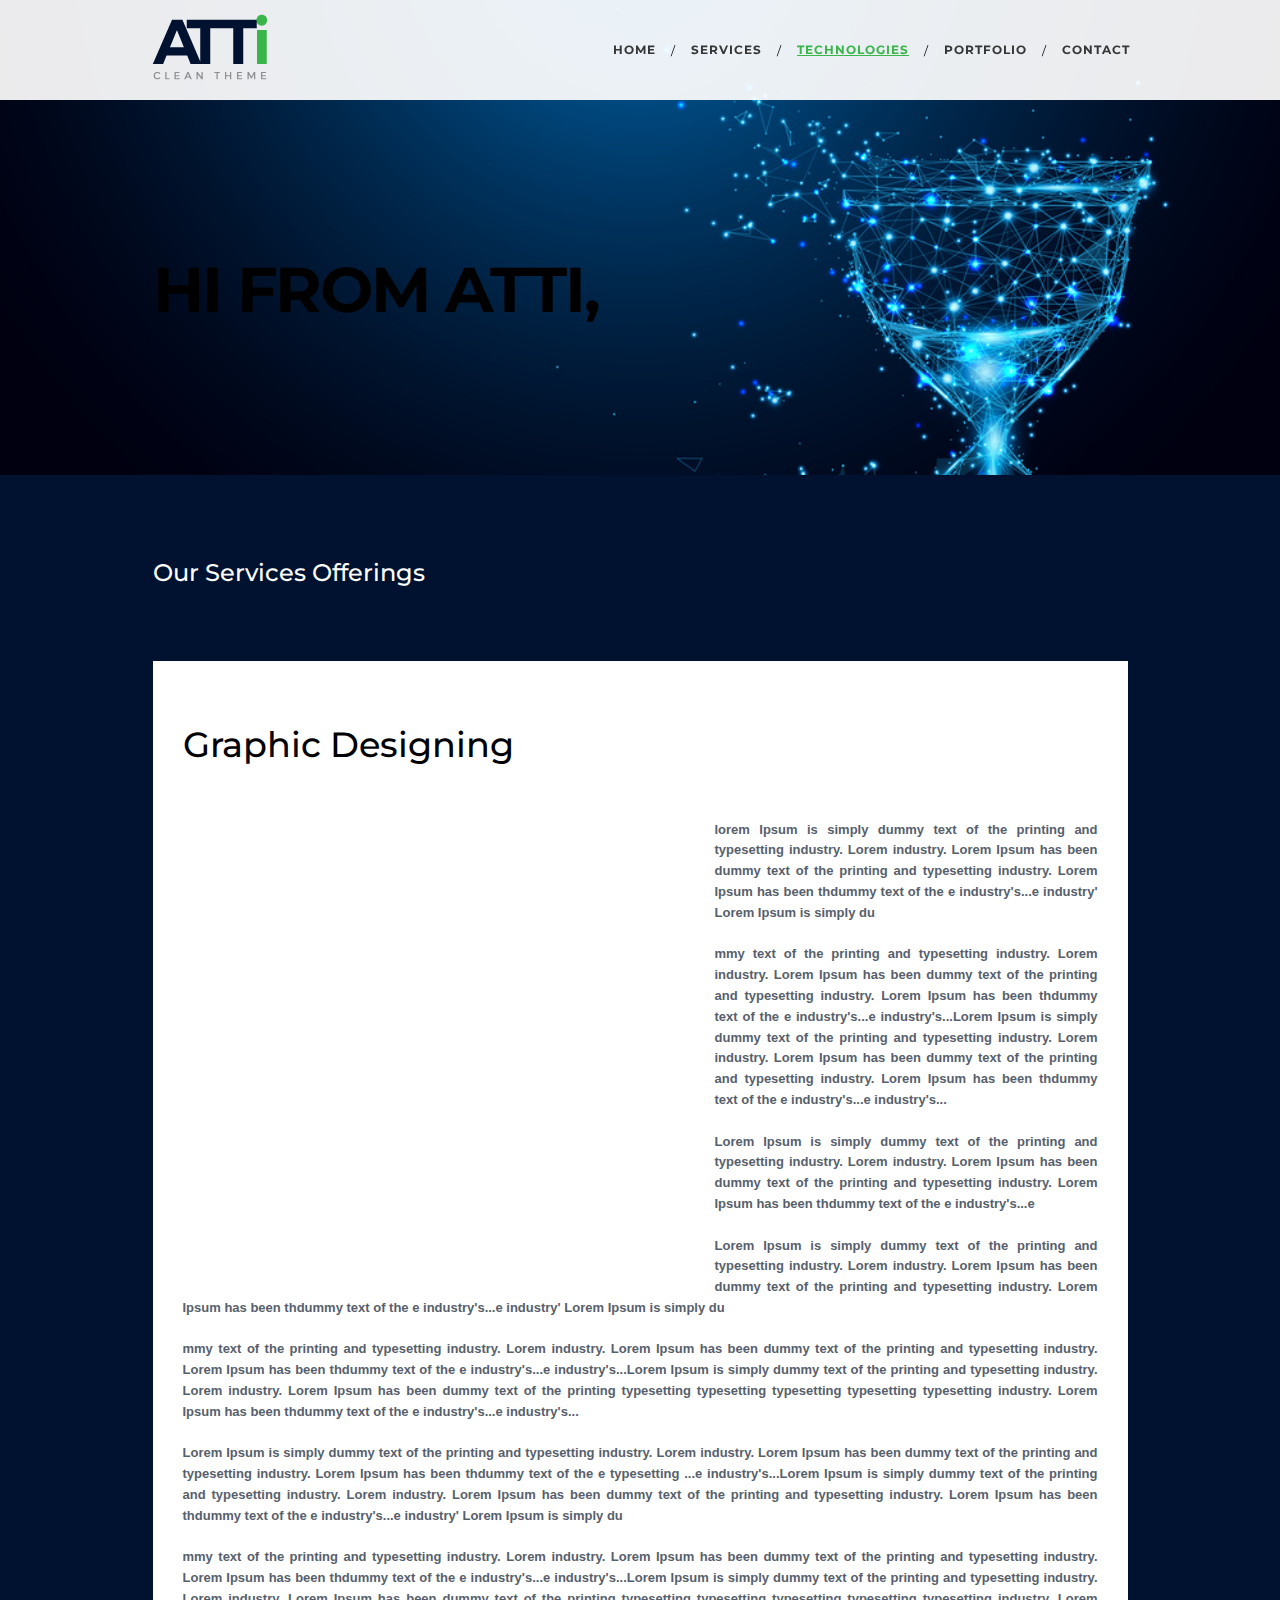
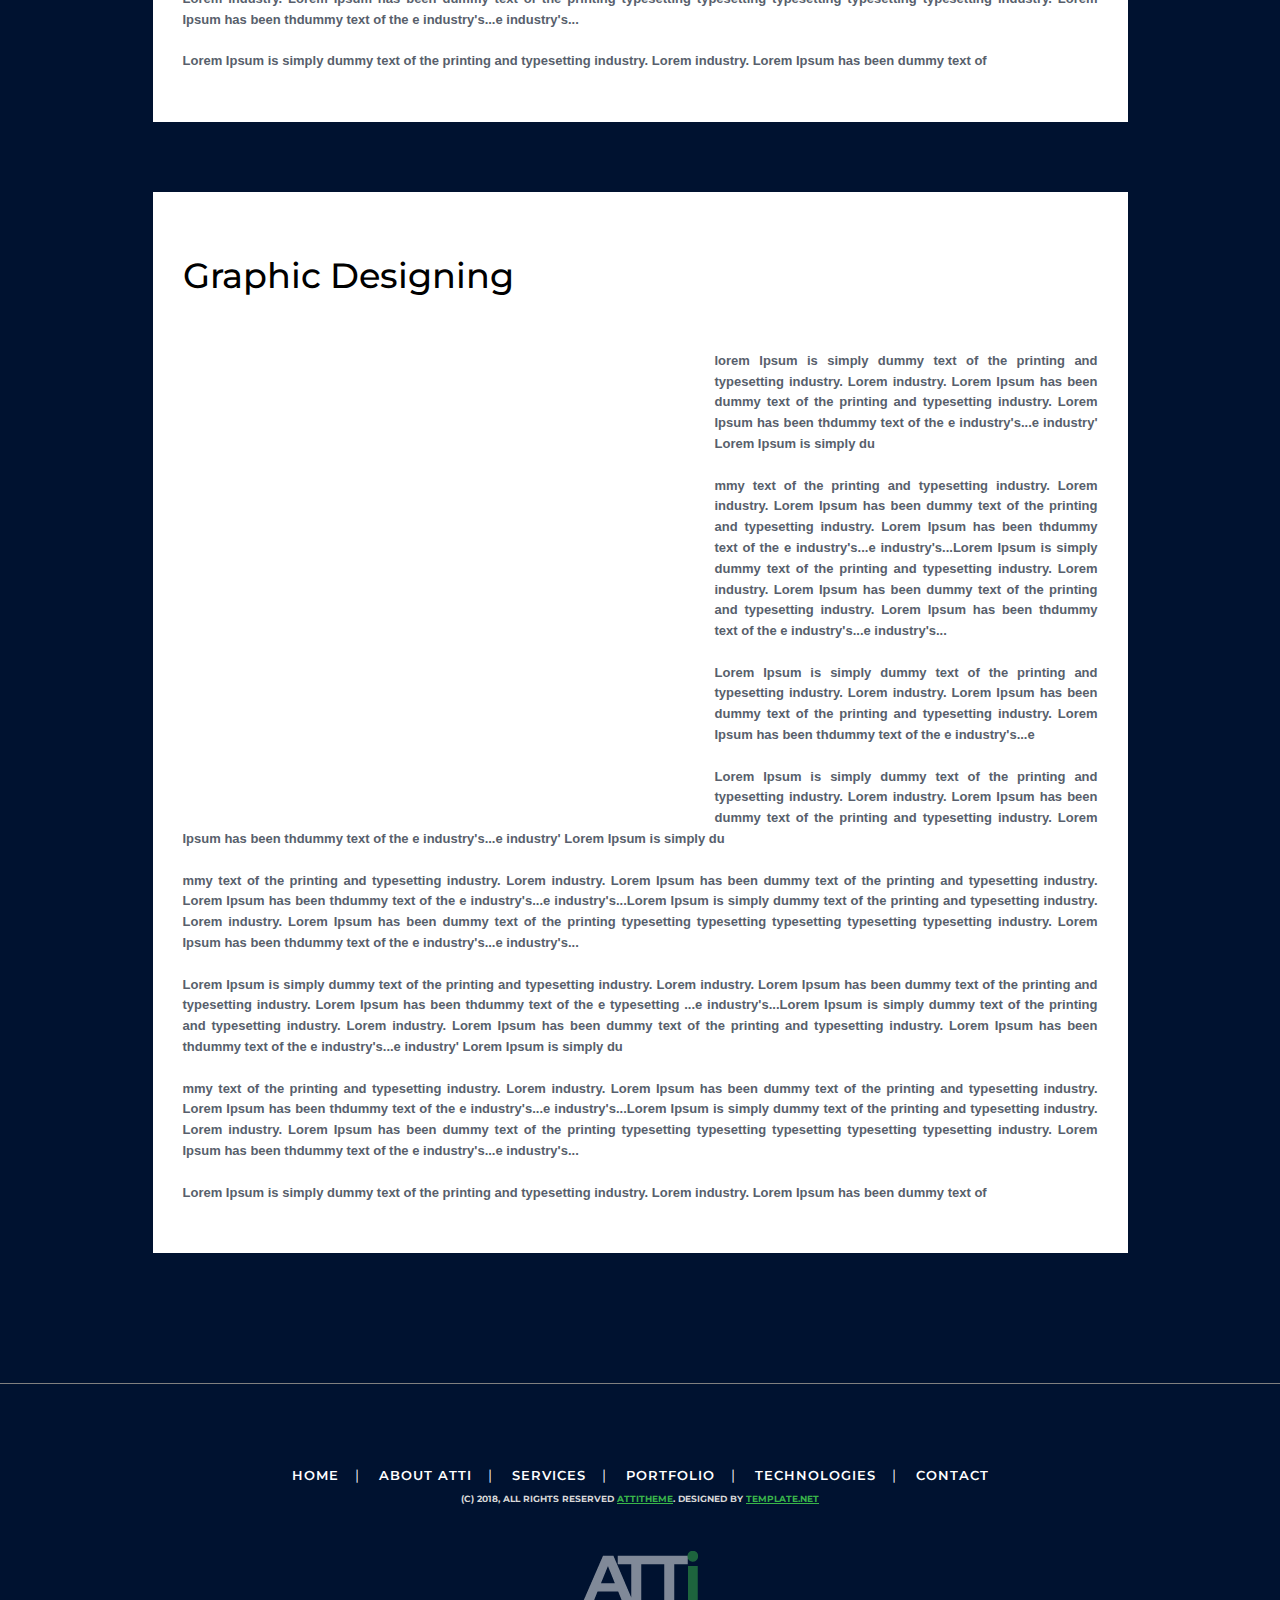
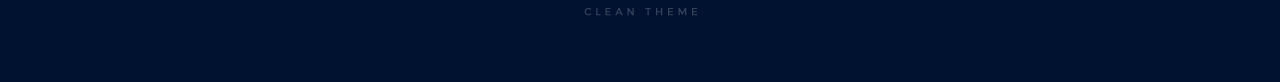
<file: web/technologies.html>
<!DOCTYPE html>
<html lang="en">
  <head>
   <!-- Meta Tags -->
    <meta charset="utf-8">
    <meta http-equiv="X-UA-Compatible" content="IE=edge">
    <meta name="description" content="Corporate Agency Website template">
    <meta name="keywords" content="HTML,CSS,JavaScript,jquery">
    <meta name="author" content="">
    <meta name="viewport" content="width=device-width, initial-scale=1">
         
          <title>Corporate Agency Website template</title>
          
          <!-- Bootstrap CSS,Animate CSS : Stylesheets -->
          <link href="css/animate.css" rel="stylesheet">
          <link href="css/bootstrap.min.css" rel="stylesheet">
          <!-- Custom CSS:Own Styles -->
          <link href="css/main.css" rel="stylesheet">
          
          
          <!-- Google Font and font-awesome -->
          <link href="https://cdnjs.cloudflare.com/ajax/libs/font-awesome/4.7.0/css/font-awesome.css" rel="stylesheet">
          <link href="https://fonts.googleapis.com/css?family=Montserrat:300,300i,400,400i,500,500i,600,700" rel="stylesheet">
                
          <!-- HTML5 shim and Respond.js for IE8 support of HTML5 elements and media queries -->
          <!-- WARNING: Respond.js doesn't work if you view the page via file:// -->
          <!--[if lt IE 9]>
           
            <script src="https://oss.maxcdn.com/html5shiv/3.7.3/html5shiv.min.js"></script>
            <script src="https://oss.maxcdn.com/respond/1.4.2/respond.min.js"></script>
          <![endif]-->
  </head>
  
<!-- Body section Start-->
<body>

<!-- Header section Start -->
<header id="js-header">
   <!-- Navbar section Start -->
   <nav class="navbar navbar-default navbar-fixed-top">
     <div class="container">
       <div class="navbar-header">
         <button type="button" class="navbar-toggle" data-toggle="collapse" data-target="#myNavbar">
           <span class="fa fa-align-left" style="font-size: 16px;"></span>       
         </button>
         <a class="navbar-brand" href="index.html"><img src="images/logo.png" alt="logo"></a>
       </div>
       <div class="collapse navbar-collapse" id="myNavbar">
         <ul class="nav navbar-nav navbar-right">
           <li><a href="index.html">home</a></li>
           <li class="hidden-xs">/</li>
           <li><a href="services.html">Services</a></li>
           <li class="hidden-xs">/</li>
           <li><a class="active" href="technologies.html">technologies</a></li>
           <li class="hidden-xs">/</li>
           <li><a href="portfolios.html">portfolio</a></li>
           <li class="hidden-xs">/</li>
           <li><a href="contact.html">contact</a></li>
         </ul>
       </div>
     </div>
   </nav>
</header>

   <!-- Banner-Contant Section Start -->
<div class="jumbotron text-left" style="height: auto">
   <div class="container">
    <div class="banner-contant">
       <h1 data-aos="zoom-in-right" data-aos-duration="1000">hi from atti,</h1>
    </div>
   </div>
</div>
   <!-- Banner-Contant Section Ended -->
   
<!-- Services Section Start -->
<div class="container">
 <div id="main-services">
<div class="wrapper">
  <h3 style="padding: 65px 0;color: white" data-aos="fade-up" data-aos-duration="2000">Our Services Offerings</h3>
   <div class="services-2">
    <div class="row">
      <h3>Graphic Designing</h3>
      <img class="image" src="images/theme-img.png" alt="Theme" data-aos="zoom-in" data-aos-duration="1500">
      
      <p>lorem Ipsum is simply dummy text of the printing and typesetting industry. Lorem industry. Lorem Ipsum has been dummy text of the printing and typesetting industry. Lorem Ipsum has been thdummy text of the e industry's...e industry' Lorem Ipsum is simply du <br><br>
    
      mmy text of the printing and typesetting industry. Lorem industry. Lorem Ipsum has been dummy text of the printing and typesetting industry. Lorem Ipsum has been thdummy text of the e industry's...e industry's...Lorem Ipsum is simply dummy text of the printing and typesetting industry. Lorem industry. Lorem Ipsum has been dummy text of the printing and typesetting industry. Lorem Ipsum has been thdummy text of the e industry's...e industry's... <br><br>
    
      Lorem Ipsum is simply dummy text of the printing and typesetting industry. Lorem industry. Lorem Ipsum has been dummy text of the printing and typesetting industry. Lorem Ipsum has been thdummy text of the e industry's...e <br><br>
    
      Lorem Ipsum is simply dummy text of the printing and typesetting industry. Lorem industry. Lorem Ipsum has been dummy text of the printing and typesetting industry. Lorem Ipsum has been thdummy text of the e industry's...e industry' Lorem Ipsum is simply du <br><br>
    
      mmy text of the printing and typesetting industry. Lorem industry. Lorem Ipsum has been dummy text of the printing and typesetting industry. Lorem Ipsum has been thdummy text of the e industry's...e industry's...Lorem Ipsum is simply dummy text of the printing and typesetting industry. Lorem industry. Lorem Ipsum has been dummy text of the printing typesetting typesetting typesetting typesetting typesetting industry. Lorem Ipsum has been thdummy text of the e industry's...e industry's... <br><br>
    
      Lorem Ipsum is simply dummy text of the printing and typesetting industry. Lorem industry. Lorem Ipsum has been dummy text of the printing and typesetting industry. Lorem Ipsum has been thdummy text of the e typesetting ...e industry's...Lorem Ipsum is simply dummy text of the printing and typesetting industry. Lorem industry. Lorem Ipsum has been dummy text of the printing and typesetting industry. Lorem Ipsum has been thdummy text of the e industry's...e industry' Lorem Ipsum is simply du <br><br>
    
      mmy text of the printing and typesetting industry. Lorem industry. Lorem Ipsum has been dummy text of the printing and typesetting industry. Lorem Ipsum has been thdummy text of the e industry's...e industry's...Lorem Ipsum is simply dummy text of the printing and typesetting industry. Lorem industry. Lorem Ipsum has been dummy text of the printing typesetting typesetting typesetting typesetting typesetting industry. Lorem Ipsum has been thdummy text of the e industry's...e industry's... <br><br>
    
      Lorem Ipsum is simply dummy text of the printing and typesetting industry. Lorem industry. Lorem Ipsum has been dummy text of </p>
    </div>
  </div>
</div>

   <div class="services-2">
    <div class="row">
      <h3>Graphic Designing</h3>
      <img class="image" src="images/theme-img.png" alt="theme-img" data-aos="zoom-in" data-aos-duration="1500">
      
      <p>lorem Ipsum is simply dummy text of the printing and typesetting industry. Lorem industry. Lorem Ipsum has been dummy text of the printing and typesetting industry. Lorem Ipsum has been thdummy text of the e industry's...e industry' Lorem Ipsum is simply du <br><br>
    
      mmy text of the printing and typesetting industry. Lorem industry. Lorem Ipsum has been dummy text of the printing and typesetting industry. Lorem Ipsum has been thdummy text of the e industry's...e industry's...Lorem Ipsum is simply dummy text of the printing and typesetting industry. Lorem industry. Lorem Ipsum has been dummy text of the printing and typesetting industry. Lorem Ipsum has been thdummy text of the e industry's...e industry's... <br><br>
    
      Lorem Ipsum is simply dummy text of the printing and typesetting industry. Lorem industry. Lorem Ipsum has been dummy text of the printing and typesetting industry. Lorem Ipsum has been thdummy text of the e industry's...e <br><br>
    
      Lorem Ipsum is simply dummy text of the printing and typesetting industry. Lorem industry. Lorem Ipsum has been dummy text of the printing and typesetting industry. Lorem Ipsum has been thdummy text of the e industry's...e industry' Lorem Ipsum is simply du <br><br>
    
      mmy text of the printing and typesetting industry. Lorem industry. Lorem Ipsum has been dummy text of the printing and typesetting industry. Lorem Ipsum has been thdummy text of the e industry's...e industry's...Lorem Ipsum is simply dummy text of the printing and typesetting industry. Lorem industry. Lorem Ipsum has been dummy text of the printing typesetting typesetting typesetting typesetting typesetting industry. Lorem Ipsum has been thdummy text of the e industry's...e industry's... <br><br>
    
      Lorem Ipsum is simply dummy text of the printing and typesetting industry. Lorem industry. Lorem Ipsum has been dummy text of the printing and typesetting industry. Lorem Ipsum has been thdummy text of the e typesetting ...e industry's...Lorem Ipsum is simply dummy text of the printing and typesetting industry. Lorem industry. Lorem Ipsum has been dummy text of the printing and typesetting industry. Lorem Ipsum has been thdummy text of the e industry's...e industry' Lorem Ipsum is simply du <br><br>
    
      mmy text of the printing and typesetting industry. Lorem industry. Lorem Ipsum has been dummy text of the printing and typesetting industry. Lorem Ipsum has been thdummy text of the e industry's...e industry's...Lorem Ipsum is simply dummy text of the printing and typesetting industry. Lorem industry. Lorem Ipsum has been dummy text of the printing typesetting typesetting typesetting typesetting typesetting industry. Lorem Ipsum has been thdummy text of the e industry's...e industry's... <br><br>
    
      Lorem Ipsum is simply dummy text of the printing and typesetting industry. Lorem industry. Lorem Ipsum has been dummy text of </p>
    </div>
  </div>
</div>
</div>
<!-- Services Section Ended -->

<!-- Footer Section Start -->
<footer class="container-fluid bg-4 text-center">
  <div class="row">
      <ul>
          <li><a href="index.html">home</a></li><li class="semicolon">|</li>
          <li><a href="about-us.html">about atti</a></li><li class="semicolon">|</li>
          <li><a href="services.html">Services</a></li><li class="semicolon">|</li>
          <li><a href="portfolios.html">portfolio</a></li><li class="semicolon">|</li>
          <li><a class="active" href="technologies.html">technologies</a></li><li class="semicolon">|</li>
          <li><a href="contact.html">contact</a></li>
      </ul>
      <p>(C) 2018, All Rights REserved <span><a href="https://www.template.net/editable/websites" target="_blank">ATTItheme</a></span>. Designed by <span><a href="https://www.template.net/editable/websites" target="_blank">template.net</a></span></p>
      <a href="index.html"><img src="images/footer-logo.png" alt="footer-logo"></a>
  </div>
</footer>
<!-- Footer Section Ended -->

    <!-- jQuery (necessary for Bootstrap's JavaScript plugins) -->
    <script src="https://ajax.googleapis.com/ajax/libs/jquery/1.12.4/jquery.min.js"></script>
    <!-- Javascript plugins -->
    <script src="js/bootstrap.min.js"></script>
    <script src="js/animate.js"></script>

    <script>
    $(document).ready(function () {
    if (screen.width > 1024) {
    AOS.init({
    easing: 'ease-in-out-sine',
    });
    }
    });

    // OnScroll
    function resizeHeaderOnScroll() {
      const distanceY = window.pageYOffset || document.documentElement.scrollTop,
      shrinkOn = 00,
      headerEl = document.getElementById('js-header');
      
      if (distanceY > shrinkOn) {
        headerEl.classList.add("smaller");
      } else {
        headerEl.classList.remove("smaller");
      }
    }

    window.addEventListener('scroll', resizeHeaderOnScroll);
    </script>

  </body>
</html>
</file>
<file: web/css/main.css>
/*=====================================================
       Corporate Agency Website Stylesheet
             Body Core Stylesheet
======================================================*/
/*-- body Section --*/
body {
    margin: 0px;
    padding: 0px;
    color: black;
    font-size: 14px;
    background-color: white;
    font-family: 'Montserrat', sans-serif;
}
.btn:focus,.btn:active {
   outline: none !important;
   box-shadow: none;
}
ul {
    list-style-type: none;
    margin: 0;
    padding: 0;
}

.no-gutter > [class*='col-'] {
    padding-right:0;
    padding-left:0;
}

@media (min-width: 1200px) {
.container {
    width: 980px;
}
header.smaller .navbar-default {
    background-color: white;
}
header.smaller .navbar li {
    padding-top: 4px;
}
header.smaller .navbar-brand>img {
    height: 100%;
    max-width: 85px;
    padding: 4px 0;
    margin: 0;
    transition-duration: 0.5s;
}

header.smaller nav  {
	height: 60px;
    padding: 0;
}

}


/*=====================================================
             Header Section Started
======================================================*/

header .container {
    width: 1010px;
}
.navbar li a {
    color: black;
}
.navbar-default {
    background-color: rgba(255, 255, 255, 0.92);
    border-color: none;
}
.navbar {
    border: 0;
    height: 100px;
    margin-bottom: 0;
    border-radius: 0;
    letter-spacing: 1px;
    font-size: 12px !important;
    font-family: Montserrat, sans-serif;
    transition: all 0.4s;
    padding: 25px 0;
}
.navbar-default .navbar-nav>li>a {
    color: #363636;
    font-weight: bold;
    text-transform: uppercase;
  }
.navbar-brand>img {
    display: block;
    padding: 0;
    margin-top: 0px;
}
.navbar li {
    padding-left: 10px;
    line-height: 51px;
    padding: 0 0;
}
.navbar-brand {
    padding: 0 15px;
}
.navbar-toggle {
      border-color: transparent;
      color: #39b54a;
  }
.navbar-nav li a.active {
    color: #39b54a;
    text-decoration: underline;
}
.navbar-default .navbar-nav>li>a:hover {
    color: #39b54a;
    text-decoration: underline;
}

input[type=text], input[type=password] {
    width: 100%;
    height: 30px;
    padding: 0px 10px;
    margin: 0px 0;
    display: inline-block;
    border: 1px solid #ccc;
    box-sizing: border-box;
}

#login-button {
    background-color: #4CAF50;
    color: white;
    padding: 0px 10px;
    margin: 10px 0;
    border: none;
    text-align: center;
    line-height: 30px;
    cursor: pointer;
    width: 100%;
    height: 30px;
}

#login-button:hover {
    opacity: 0.8;
}
/*=====================================================
             Header Section Ended
======================================================*/
/*=====================================================
             Jumbotron Section Started
======================================================*/
.jumbotron {
      width: 100%;
      height: 702px;
      background-image: url("../images/ampulhetazika.png");
      background-position: center 0px;
      background-size: cover;
      background-repeat: no-repeat;
      margin-bottom: 0;
      margin-top: 0;
      padding-bottom: 0;
      font-family: Montserrat, sans-serif;
  }

.banner-contant {
    padding: 150px 0;
}
.jumbotron h1 {
    text-transform: uppercase;
	color: #000;
	font-size: 63.34px;
    letter-spacing: -2px;
    font-weight: bold;
}
.jumbotron h3 {
	text-transform: uppercase;
	color: #000;
	font-size: 37px;
    font-weight: 400;
    line-height: 57px;
    padding-bottom: 30px;
    letter-spacing: -2px;
}
.jumbotron .btn {
    text-transform: uppercase;
    width: 152px;
    height: 46px;
    font-size: 13.34px;
    padding: 14px 0;
    background-color: #39b54a;
    border: none;
    font-weight: bold;
    border-radius: 100px;
}
.jumbotron .btn:hover {
    background-color: #3dd652;
}
/*=====================================================
             Jumbotron Section Ended
======================================================*/
/*=====================================================
             Main-contant section start
======================================================*/
.main-contant {
    /*background-color: #001230;*/
    background: linear-gradient(to bottom, #000a1c, #4d88ea);
    padding: 50px 0;
}
.main-contant .services {
    padding-bottom: 50px;
}
.services .s1 {
    background: #fff;
    text-align: center;
    box-shadow: 10px 10px #00000030;
}
.services .s2 {
    text-align: left;
    background: none;
}
.services .s1 img {
    margin: 0 auto;
}
.services .s1 h3 {
    padding-top: 13px;
    padding-bottom: 13px;
    font-weight: bold;
    font-size: 17.34px;
    text-transform: uppercase;
}
.services .s1 p {
    font-size: 13px;
    color: #a3a3a3;
    padding: 0 30px;
    line-height: 25px;
    padding-bottom: 60px;
}
.services .s2 h2 {
    color: #fff;
    margin: 0;
    padding: 0;
    font-size: 33px;
    letter-spacing: -4px;
    padding-bottom: 50px;
    text-transform: uppercase;line-height: 40px;
}
.services .button { text-align: center;}
.services .btn {
    width: auto;
    height: 46px;
    border: none;
    padding: 14px 33px;
    font-weight: bold;
    font-size: 13.34px;
    margin-bottom: 97px;
    border-radius: 100px;
    text-transform: uppercase;
    background-color: #39b54a;
}
.services .btn:hover {
    background-color: #3dd652;
}
/* ---- Theme-Section Start ---- */

.theme-contant .fa {
    position: absolute;
    right: 53px;
    font-size: 18px;"
}
.theme-section {
    padding-bottom: 104px;
}

.theme-section .theme-image {
    height: auto;
}
.theme-section .theme-contant {
    height: auto;
    margin: 0;
    float: left;
    color: white;
    padding-right: 35px;width: 100%;
}

.theme-section h3 {
    margin-top: 0;
    padding-bottom: 25px;
    font-size: 31px;
    letter-spacing: -2px;
}
.theme-section h4 {
    padding-bottom: 21px;
    font-size: 16px;
    cursor: pointer;
    /* border-bottom-width: 2px;
    border-bottom: 1px solid #bdbdbd; */
    color: white;
}
.theme-section h4.collapsed {color: #fff;}
.theme-section p {
    margin: none;
}
.theme-section .theme-contant a {
    text-decoration: none;
}
/* .theme-section h4:hover {
    color: rgba(57, 181, 74, 0.5882352941176471); */
}
.theme-section .active {
    color: rgba(57, 181, 74, 0.5882352941176471);
}
.theme-section bottom:active {
    color: #39b54a;
}
.theme-section .theme-contant .last {
    border-bottom-width: 2px;
    border-bottom: 1px solid #39b54a;
}
.theme-section .theme-contant .bottom {
    border: none;
    border-color: #39b54a;
}
.theme-section .theme-image {
    height: 416px;
}
.panel-group {
    background: none;
}
.panel {
    background: none;
    border: none;
}
.panel-default>.panel-heading {
    background: none;
    color: rgba(255, 255, 255, 0.82);
    padding: 10px 0;
}
.panel-default>.panel-heading+.panel-collapse>.panel-body {
    font-size: 13px;
    color: rgba(221, 222, 224, 0.85);
    border-top-color: #001230;
    padding-bottom: 56px;
    line-height: 25px;
}
.panel-group .panel+.panel {
    margin-top: 15px;
}
.panel-body {
    padding: 0;
}
.panel .fa-arrow-circle-right {display: none;}
.panel .fa-arrow-circle-down{display: block;}
.panel .collapsed .fa-arrow-circle-right {display: block;opacity: 0.5;}
.panel .collapsed .fa-arrow-circle-down {display: none;}

.theme-section h4 .panel-title collapsed {
    color: white;
}
.theme-section h4 .panel-title:active {
    color: red;
}


/*-- Theme-Section --*/
.types .left,.center {
    width: 100%;
    margin-right: 54px;
}
.types .right {
    width: 100%;
}

.types .left h3 {
    color: #6dcff6;
    font-size: 29.56px;
    padding-bottom: 10px;
}
.types .center h3 {
    color: #6dcff6;
    font-size: 29.56px;
    padding-bottom: 10px;
}
.types h3 {
    color: #6dcff6;
    font-size: 29.56px;
    padding-bottom: 10px;
}
.types p {
    color: #dddee0;
    font-size: 13px;
    line-height: 21px;
}
/*=====================================================
             Main-contant section Ended
======================================================*/

/*=====================================================
            Portfolio Section Started
======================================================*/
.portfolio_aluno {
  width: 100%;
  height: auto;
  background: #eeeeee;
  list-style-type: none;
  margin: 0;
  padding: 0;
  padding-top: 60px;
}

.portfolio  {
    width: 100%;
    height: auto;
    background: #00040a;
    list-style-type: none;
    margin: 0;
    padding: 0;
    padding-top: 60px;
}
.portfolio  h3 {
    font-size: 33.56px;
    color: white;
    text-align: center;
}
.portfolio  p {
    font-size: 33.56px;
    color: white;
    text-align: center;
    padding-top: 76px;
    padding-bottom: 65px;
}

/*---- Add padding BETWEEN each column ----*/
.portfolio .row,
.portfolio .row > .column {
    padding: 8px;
}

/* Clear floats after rows */
.portfolio .row:after,#services .row:after {
    content: "";
    display: table;
    clear: both;
}

/*---- social-links section ---- */
.portfolio .main-box {
    list-style-type: none;
    margin: 0;
    padding: 0;
}
.portfolio li {
    position: relative;
}
.portfolio img {
    width: 100%;
    height:auto;
    background-position: center;
    background-size: cover;
    opacity: 1;
    transition: .5s ease;
    backface-visibility: hidden;
}

.portfolio .inner-text {
    opacity: 0;
    position: absolute;
    color: #000;
    top: 50%;
    left: 50%;
    width: 100%;
    height: 100%;
    font-size: 20.23px;
    font-weight: bold;
    padding-top: 30px;
    padding-left: 24px;
    text-align: left;
    transform: translate(-50%, -50%);
    -ms-transform: translate(-50%, -50%);
    background-color: rgba(255, 255, 255, 0.79);
}
.portfolio  .inner-text .fa{
    width: 58px;
    height: 58px;
    color: white;
    font-size: 28px;
    padding: 16px 25px;
    background: #39b54a;
    position: fixed;
    bottom: 0;
    right: 0;
}
.portfolio  li:hover .inner-text
{
    opacity: 2;
}
.portfolio .button { text-align: center;}
.portfolio .btn {
    height: 46px;
    font-size: 13.34px;
    border: none;
    font-weight: bold;
    margin-top: 83px;
    padding: 13px 20px;
    margin-bottom: 76px;
    border-radius: 100px;
    text-transform: uppercase;
    background-color: #39b54a;
}
.portfolio .btn:hover {
    background-color: #3dd652;
}
/*=====================================================
            Portfolio Section Ended
======================================================*/
/*=====================================================
            Contact Section Started
======================================================*/
/*---- Comments-section -----*/
.contact-section {
    height: auto;
    background-size: cover;
    background-position: center;
    background-repeat: no-repeat;
    background-image: url("../images/imagem-depoimento.jpg");
}
.contact-section {
    padding-top: 60px;

}
.contact-section .comments {
    width: 50%;
    height: auto;
}
.contact-section .comments h3 {
    color: #001230;
    font-size: 33.56px;
    padding-bottom: 50px;
    letter-spacing: -3px;
}
.contact-section .comments .comment1,.comments .comment2,.comments .comment3 {
    width: 100%;
    height: auto;
}
.contact-section .comments .comment1,.comments .comment2 {
    margin-bottom: 70px;
}
.contact-section .comments .comment1 img,.comments .comment2 img,.comments .comment3 img {
    width: 100px;
    height: 100px;
    background-position: center;
    background-size: cover;
    margin-right: 18px;
    float: left;
    border: 5px solid white;
}
.contact-section .comments .comment1 .inner-text,.comments .comment2 .inner-text,.comments .comment3 .inner-text {
    width: 100%;
    height: auto;
}
.contact-section .comments .comment1 .inner-text p,.comments .comment2 .inner-text p,.comments .comment3 .inner-text p {
    height: auto;
    font-size: 14px;
    color: #001230;
    line-height: 28px;
    padding-right: 66px;
}

/*---- Form-section -----*/
.contact-section .top {
    margin: 0;
    padding: 0;
}
.contact-section .form .form-control1 {
    margin-right: 42px;
    width: 45%;
    height: 65px;
    color: black;
    border: 0;
    font-size: 17px;
    border-radius: 0;
    padding: 25px 15px;
    margin-bottom: 50px;
    background-color: white;
}
.contact-section .form .form-control2 {
    width: 45%;
    height: 65px;
    color: black;
    border: 0;
    font-size: 17px;
    border-radius: 0;
    padding: 25px 15px;
    margin-bottom: 50px;
    background-color: white;
}
.contact-section .form {
    width: 50%;
    height: auto;
}
.contact-section .form h3 {
    color: #001230;
    font-size: 33.56px;
    letter-spacing: -3px;
    margin-bottom: 56px;
}
.contact-section .form .form-control {
    height: 65px;
    color: black;
    font-size: 17px;
    border-radius: 0;
    padding: 25px 15px;
    margin-bottom: 50px;
    background-color: white;
}
.contact-section .form textarea.form-control {
    height: 196px;
}

.contact-section .form.form-group {
    margin-bottom: 0;
}
.contact-section .form.form  ::placeholder {
    color: #001230;
    font-size: 14px;
    font-family: 'Montserrat', sans-serif;
    opacity: 1;
}

.contact-section .form  :-ms-input-placeholder {
   color: white;
}

.contact-section .form  ::-ms-input-placeholder {
   color: white;
}
.contact-section .form .btn {
    text-transform: uppercase;
    width: 152px;
    height: 46px;
    font-size: 13.34px;
    background-color: #39b54a;
    border: none;
    font-weight: bold;
    margin-top: 0;
    border-radius: 100px;
}
.contact-section .form .btn:hover {
    background-color: #3dd652;
}
.contact-section .form-group {
    margin-bottom: 0;
}
.contact-section .row {
    padding-bottom: 110px;
}
@media (max-width: 992px){
.contact-section .col-sm-12 {
    width: 100%;
}
.navbar-brand {
    padding: 0 15px;
    margin-top: 0;
}
    nav {
        padding: 0;
    }
}
/*=====================================================
            Contact Section Ended
======================================================*/

/*=====================================================
            footer Section Started
======================================================*/
footer {
    width: 100%;
    height: auto;
    color: white;
    text-align: center;
    padding: 66px;
    text-transform: uppercase;
    background-color: #001230;
    border-top: 1px solid gray;
}
footer ul {
    list-style-type: none;
    margin-bottom: 0;
    margin-bottom: -9px;
}
footer ul {
    list-style-type: none;
}
footer li {
    display: inline-block;
}
footer  p {
    margin: 0;
    padding: 0;
    color: #d7d7d7;
    font-size: 9.34px;
    font-weight: bold;
    text-align: center;;
    text-transform: uppercase;
    padding-bottom: 45px;
}
footer span a {
    cursor: pointer;
    color: #39b54a;
    text-decoration: underline;
}
footer span a:hover {
    color: rgb(58, 181, 74);
}
footer li a {
    color: white;
    padding: 16px;
    display: block;
    font-size: 13.34px;
    font-weight: 600;
    letter-spacing: 1px;

}
footer p a {
    padding: 0;
}
footer li a:hover {
    color: #39b54a;
    text-decoration: none;
}
/*=====================================================
    footer Section Ended
======================================================*/

/*=====================================================
    About-us Section Start
======================================================*/
/*-- Header Section ----*/

.jumbotron {
    padding: 90px 0;
  }
#about-us {
    background: #001230;
    border-bottom: 1px solid gray;
}
#about-us p {
    margin: 0;
    color: #b8babe;
    font-size: 13px;
    line-height: 1.6;
    text-align: justify;
    padding: 0 15px;
    font-family: Helvetica;
    margin-bottom: 580px;
}
#about-us .image {
    float: left;
    width: 482px;
    height: 420px;
    shape-margin:20px;
    margin-right: 50px;
    margin-bottom: 52px;
}
#about-us h3 {
    font-size: 25px;
    font-weight: 500;
    color: white;
    padding: 45px 0;
}

/*===================================
    About-us Media Q
===================================*/
@media screen and (max-width: 992px) {
.jumbotron {
    width: 100%;
    padding: 0 0;
    background-position: bottom;
  }
.navbar {
    padding: 0 0;
}
}
 @media screen and (max-width: 768px) {
#about-us .image {
    float: left;
    width: 100%;
    height: auto;
    shape-margin:20px;
    margin-right: 50px;
    margin-bottom: 52px;
}
.navbar-brand>img {
    margin-top: 7px;
}
}
/*=====================================
    About-us Section Ended
=====================================*/

/*=======================================
        Services section start
=======================================*/
@media (min-width: 1200px){
.container {
    width: 1001px;
}
}
body {
    background: #001230;
}
#main-services  .row {
   margin: 0 30px;
    margin-bottom: 70px;
}
#main-services{
    margin-bottom: 130px;
}

/*-- Header Section ----*/
.jumbotron h1 {
    padding: 0;
    margin-top: 125px;
    padding-bottom: 10px;
}
.banner-contant {
    padding: 40px 0;
}
.services-2 {
    background: white;
}
.services-2 p {
    margin: 0;
    color: #585f6c;
    font-size: 13px;
    line-height: 1.6;
    text-align: justify;
    font-weight: 600;
    padding: 0 0;
    font-family: Helvetica;
    margin-bottom: 50px;
}
.services-2 .image {
    float: left;
    width: 482px;
    height: 420px;
    shape-margin:20px;
    margin-right: 50px;
    margin-bottom: 52px;
}
.services-2 h3{
    font-size: 35px;
    font-weight: 500;
    color: black;
    padding: 45px 0;
    font-family: 'Montserrat', sans-serif;
}
/*============================================
     Service-page Media Q
=============================================*/
@media screen and (max-width: 992px) {
/*-- Header Section ---*/
#main-services  .row {
   margin: 30px;
}
.services-2 h3 {
    font-size: 25px;
    padding: 40px 0;
    font-weight: bold;
}
.banner-contant {
    padding: 0 0;
}
.services-2 .image {
    float: left;
    width: 100%;
    height: auto;
    shape-margin:0;
    margin-right: 0;
    margin-bottom: 30px;
}
.navbar-nav li a.active {
    color: #39b54a;
    text-decoration: underline;
}
}
/*====================================
        Services section ended
=====================================*/
/*====================================
    Portfolios Section Start
=====================================*/
.main {
    width: 100%;
    height: auto;
    background: #001230;
    list-style-type: none;
    margin: 0;
    padding: 0;
    padding-top: 76px;
}
.main p {
    font-size: 33.56px;
    color: white;
    text-align: center;
    padding-bottom: 65px;
}
/* Add padding BETWEEN each column */
.main .row,
.main .row > .column {
    padding: 8px;
}
.main .heading {
    padding-bottom: 65px;
}
.main li {
    list-style-type: none;
    margin: 0;
    padding: 0;
}
/* Clear floats after rows */
.main .row:after {
    content: "";
    display: table;
    clear: both;
}
.main .button { text-align: center;}
.main .btn {
    height: 46px;
    font-size: 13.34px;
    border: none;
    font-weight: bold;
    margin-top: 83px;
    padding: 0 20px;
    margin-bottom: 76px;
    border-radius: 100px;
    text-transform: uppercase;
    background-color: #39b54a;
}
.main .btn:hover {
    background-color: #3dd652;
}
/*---- social-links section ----*/
.main .main-box {
    list-style-type: none;
    margin: 0;
    padding: 0;
}
.main li {
    position: relative;
}
.main img {
    width: 100%;
    height:auto;
    background-position: center;
    background-size: cover;
    opacity: 1;
    transition: .5s ease;
    backface-visibility: hidden;
}

.main .inner-text {
    opacity: 0;
    position: absolute;
    color: #000;
    top: 50%;
    left: 50%;
    width: 100%;
    height: 100%;
    font-size: 20.23px;
    font-weight: bold;
    padding-top: 30px;
    padding-left: 24px;
    text-align: left;
    transform: translate(-50%, -50%);
    -ms-transform: translate(-50%, -50%);
    background-color: rgba(255, 255, 255, 0.79);
}
.inner-text .fa{
    width: 60px;
    height: 60px;
    color: white;
    font-size: 20px;
    padding: 20px 25px;
    background: #39b54a;
    position: fixed;
    bottom: 0;
    right: 0;
}
.main .inner-text .fa{
    width: 58px;
    height: 58px;
    color: white;
    font-size: 28px;
    padding: 16px 25px;
    background: #39b54a;
    position: fixed;
    bottom: 0;
    right: 0;
}
.main li:hover .inner-text {opacity: 2;}

 @media screen and (max-width: 768px) {
.main .btn {
    width: 100%;
    height: 46px;
    font-size: 10px;
    padding: 0 20px;
}
.theme-section .image {
    clear: both;
}
.services .s1 {
    width: 100%;
}
.services .s2 {
    width: 100%;
    margin-top: 50px;
}
.navbar {
    height: 90px;
}
.navbar-brand>img {
    width: 85px;
}
    }
 @media screen and (max-width: 767px) {
.navbar-default .navbar-collapse, .navbar-default .navbar-form {
    background: #e7e7e7;
}
    }
/*=======================================
        Portfolios section Ended
=======================================*/

/*=====================================
    Contact-us section start
=====================================*/
.navbar-toggle .icon-bar {
    display: block;
    width: 23px;
    height: 4px;
}
#contact {
    padding-top: 60px;
    border-bottom: 1px solid gray;
    background-color: #001230;
}
#contact h2 {
    color: white;
    font-weight: 600;
    font-size: 25px;
    padding-bottom: 40px;
}
#contact p {
    color: rgba(255, 255, 255, 0.6784313725490196);
    font-size: 13px;
    line-height: 23px;
    font-weight: 500;
    padding-bottom: 20px;
}
#contact .btn {
    margin-top: 45px;
    text-transform: uppercase;
    width: 152px;
    height: 46px;
    font-size: 24;
    background-color: #39b54a;
    border: none;
    border-radius: 0;
}
#contact .form-control,.form-control {
    background: white;
    margin-bottom: 30px;
    border-radius: 0;
    height: 58px;
}

#contact .btn:hover {
    background-color: #3dd652;
}
/*===========================================
    Contact-us Section Ended
===========================================*/
/*============================================
     footer Section Started
=============================================*/
/*====== Media Query (Portfolio) ======*/
@media screen and (max-width: 992px) {
/*---- Footer section started----*/
footer {
    padding: 0 20px;
    padding: 50px 20px;
}
footer li {
    display: inline-block;
    padding: 5px;
    margin-bottom: 5px;
    cursor: pointer;
    border: 1px solid green;
}
footer .semicolon {
    visibility: hidden;
}
footer li a {
    padding: 0;
    font-size: 12px;
}
footer ul {
    margin: 0;
    padding: 0;
}
footer p {
    padding: 5px 20px;;
}
/*--In footer Header Section ---*/
header {
    height: 70px;
}
nav .container {
    width: 100%;
    padding: 0 0;
}
.navbar {
    width: 100%;
    height: 70px;
}
.navbar li {
    padding: 0;
}
.navbar-brand>img {
    padding: 0;
    width: 91px;
}
.navbar-nav li a:hover, .header .navbar-nav li .active {
    color: #39b54a;
    text-decoration: underline;
}
.navbar-toggle {
    margin: 17px 34px;
    padding: 8px 10px;
}
.navbar .nav {
    margin-right: 10px;7
    text-align: center;
    padding-top: 10px;
}
.navbar-toggle .icon-bar {
    display: block;
    width: 23px;
    height: 4px;
}
.jumbotron {
    height: 400px;
    margin: 0;
    padding: 0;
    padding-bottom: 50px;
}
.jumbotron h1 {
    padding: 0;
    margin: 0;
    padding-top: 62px;
}
.jumbotron h3 {
    font-size: 25px;
    font-weight: 500;
    line-height: 36px;
    padding-bottom: 22px;
    letter-spacing: 0px;
}
.services-2 p {
    padding: 0;
}
.portfolio li {
    margin-bottom: 20px;
}
.theme-contant .fa {
    right: 18px;
}
}
@media screen and (min-width: 768px) {
.theme-contant .fa {
    right: 51px;
}
}
@media screen and (max-width: 425px) {
.navbar-default {
    background-color: white;
}
.navbar .nav {
    padding-top: 0;
}
.jumbotron h1 {
    font-size: 35px;
}
.jumbotron h3 {
    font-size: 15px;
    font-weight: 600;
}
.services .btn {
    margin-bottom: 80px;
}
.contact-section .comments .comment1 img,.comments .comment2 img,.comments .comment3 img {
    width: 100%;
    height: auto;
}
.contact-section .comments .comment1 .inner-text p,.comments .comment2 .inner-text p,.comments .comment3 .inner-text p {
    padding-right: 0;
    font-weight: 500;
}
.contact-section .row {
    padding-bottom: 25px;
}
.portfolio li {
    margin-bottom: 20px;
}
.theme-section .theme-contant {
    padding-right: 0;
    }
.services .s2 h2 {
    font-size: 26px;
    letter-spacing: 0;
    padding-bottom: 20px;
}
.portfolio .btn {
    font-size: 12px;
    margin-top: 0;
}
.contact-section .form h3 {
    font-size: 26.56px;
    letter-spacing: 0;
    margin-bottom: 31px;
}
.contact-section {
    padding-top: 20px;
}
.contact-section .comments h3 {
    font-size: 30px;
    padding-bottom: 25px;
}
.theme-section h3 {
    font-size: 28px;
    letter-spacing: 0;
}
.types h3 {
    font-size: 26.56px;
    }
.portfolio h3 {
    font-size: 25.56px;
    }
}

/*============================================
     footer Section Ended
=============================================*/
/*=====================================================
    Index-page Media Q
======================================================*/
@media (min-width: 1024px) {
     width: 980px;
}
@media (min-width: 992px) {
.container {
    width: 1005px;
}
.navbar-brand>img {
    margin-top: -13px;
}
}
@media (max-width: 768px) {
.container {
    width: 98%;
}
.main-contant .services {
    padding-bottom: 0;
}
}
@media screen and (min-width: 1364px) {

.contact-section .comments .comment1, .comments .comment2 {
    margin-bottom: 50px;
}

.contact-section .comments h3 {
    padding-bottom: 40px;
}
.contact-section .form-group {
    margin-bottom: -13px;
}
.contact-section .form .form-control1 {
    margin-right: 24px;
    width: 47%;
}
.contact-section .form .form-control2 {
    width: 45%;
}
.contact-section .form h3 {
    margin-bottom: 45px;
}
.contact-section .row {
    padding-bottom: 60px;
}
}

@media screen and (max-width: 992px) {
     /*-- Header Section Start---*/
     nav .container {
         width: 100%;
         padding: 0 0px;
     }
     .navbar {
         width: 100%;
         height: auto;
     }

     .navbar-brand>img {
         padding: 0;
         width: 91px;
         margin-left: 20px;
         margin-top: 8px;
     }
     .navbar-nav li a:hover, .header .navbar-nav li .active {
         color: #39b54a;
         text-decoration: underline;
     }
     .navbar-toggle .icon-bar {
         display: block;
         width: 23px;
         height: 4px;
     }
     .navbar-default .navbar-nav>li>a:hover {
         color: #39b54a;
     }
     /*-- Header Section Ended ---*/
     /*-- jumbotron Section Start ---*/
     .jumbotron {
         padding: 75px 0
     }

     .jumbotron .main p {
          font-size: 25.56px;
     }

     .jumbotron h1 {
         font-size: 40px;
         padding: 0;
     }
     .jumbotron h3 {
         font-size: 23.34px;
     }
     .jumbotron .btn {
         font-size: 12px;
     }
     .banner-contant {
         padding: 0 0;
     }
     /*-- jumbotron Section Ended ---*/

     .types p {
         padding-bottom: 40px;
     }
     .main-contant {
         padding-top: 104px;
         padding-bottom: 50px;
     }
     /*---- Footer section Start ----*/
     footer {
         padding-bottom: 5px;
     }
     footer li active {
         color: #39b54a;
         text-decoration: underline;
     }
     footer .semicolon{
         visibility: hidden;
     }
     footer li a {
         padding: 0;
         font-size: 14px;
     }
     footer ul {
         margin: 0;
         padding: 0;
     }
     /*---- Footer section Ended ----*/
}

 @media screen and (max-width: 764px) {
.navbar-default .navbar-nav>li>a {
    padding: 0 37px;
    padding-bottom: 17px;
}
footer li {
    display: inline-block;
}
}
 @media screen and (max-width: 768px) {
.contact-section .form .form-control1 {
    margin-right: 0;
    width: 100%;
}
.portfolio .row, .portfolio .row > .column {
    margin-bottom: 20px;
}
.contact-section .form .form-control2 {
    width: 100%;
}
.main .btn {
    width: 100%;
    height: 46px;
    font-size: 10px;
    padding: 0 20px;
}
.services .s1 {
    width: 100%;
}
.services .s2 {
    width: 100%;
    margin-top: 50px;
}
.navbar {
    height: 70px;
    background: white;
}
.navbar-brand>img {
    width: 85px;
}
    }
 @media screen and (max-width: 767px) {
.navbar-default .navbar-collapse, .navbar-default .navbar-form {
    background: #e7e7e7;
}

    }
/*=====================================================
    Index-page Ended
======================================================*/

.btn {
 display: inline-block;
 font-weight: 400;
 text-align: center;
 white-space: nowrap;
 vertical-align: middle;
 -webkit-user-select: none;
 -moz-user-select: none;
 -ms-user-select: none;
 user-select: none;
 border: 1px solid transparent;
 padding: .375rem .75rem;
 font-size: 1rem;
 line-height: 1.5;
 border-radius: .25rem;
 transition: color .15s ease-in-out,background-color .15s ease-in-out,border-color .15s ease-in-out,box-shadow .15s ease-in-out;
 width: 120px;
 height: 40px;
 font-size: 16px;
 }

.btn-success {
 color: #fff;
 background-color: #28a745;
 border-color: #28a745;
 }

 .btn-danger {
 color: #fff;
 background-color: #dc3545;
 border-color: #dc3545;
 }
</file>
<file: web/css/tabela.css>
.celula_grade:hover  {
color: blue;
}

.ui-state-default ui-th-column ui-th-ltr{
border-style: solid;
border-width: 1px;
border-color: white;

}

.ui-jqgrid-sortable {
text-align: center;

border-style: solid;
border-width: 0.1px;
border-color: grey;
border-bottom: 0px;
}

.celula_grade {
border-style: solid;
border-width: 0.05px;
border-color: grey;
border-bottom: 0px;

}

.escroto{
  width: 100px;
}

#grade_curricular {
cursor: pointer;
border-collapse: separate;
}

.vermelho {
  background-color: #e2cc28 !important;
  border-style: solid;
  border-width: 0.05px;
  border-color: grey;
  border-bottom: 0px;

}

.prof_horario {
background-color: #eeeeee;
}


.ui-jqgrid-view{
  margin-left:auto;
  margin-right:auto;

}

th {
  text-align: center !important;
}

.ui-jqgrid .ui-jqgrid-titlebar {
    padding: .3em .2em .2em .3em;
    position: relative;
    height: 18px !important;
    border-style: solid;
    border-width: 1px !important;
    border-color: grey !important;
    border-bottom: 0px !important;
}
.ui-jqgrid .ui-jqgrid-titlebar {
    padding: .3em .2em .2em .3em;
    position: relative;
    border-left: 0 none;
    border-right: 0 none;
    border-top: 0 none;
    border-style: solid;
    border-width: 0.1px;
    border-color: grey;
    border-bottom: 0px;
}

.ui-jqgrid-bdiv{
  border-style: solid;
  border-width: 1px !important;
  border-color: grey !important;
  border-bottom: 0px !important;
}

.ui-widget-content {
  border-style: solid;
  border-width: 1px !important;
  border-color: grey !important;
  border-bottom: 0px !important;
}
.ui-corner-all, .ui-corner-top, .ui-corner-right, .ui-corner-tr {
    -moz-border-radius-topright: 4px;
    -webkit-border-top-right-radius: 4px;
    -khtml-border-top-right-radius: 4px;
    border-top-right-radius: 4px;
    border-style: solid;
    border-width: 0.1px;
    border-color: grey;
    border-bottom: 0px;
}
.ui-corner-all, .ui-corner-top, .ui-corner-left, .ui-corner-tl {
    -moz-border-radius-topleft: 4px;
    -webkit-border-top-left-radius: 4px;
    -khtml-border-top-left-radius: 4px;
    border-top-left-radius: 4px;
    border-style: solid;
    border-width: 0.1px;
    border-color: grey;
    border-bottom: 0px;
}
.ui-widget-header {
    border: 1px solid #e78f08;
    background: #f6a828 url(https://uspdigital.usp.br/comumwebdev/libs/jqueryui/1.8.24/temas/ui-lightness/images/ui-bg_gloss-wave_35_f6a828_500x100.png) 50% 50% repeat-x;
    color: #ffffff;
    font-weight: bold;
}
.ui-helper-clearfix {
    zoom: 1;
}

.celula_grade {
border-style: solid;
border-width: 0.05px;
border-color: grey;
border-bottom: 0px;

}
</file>
